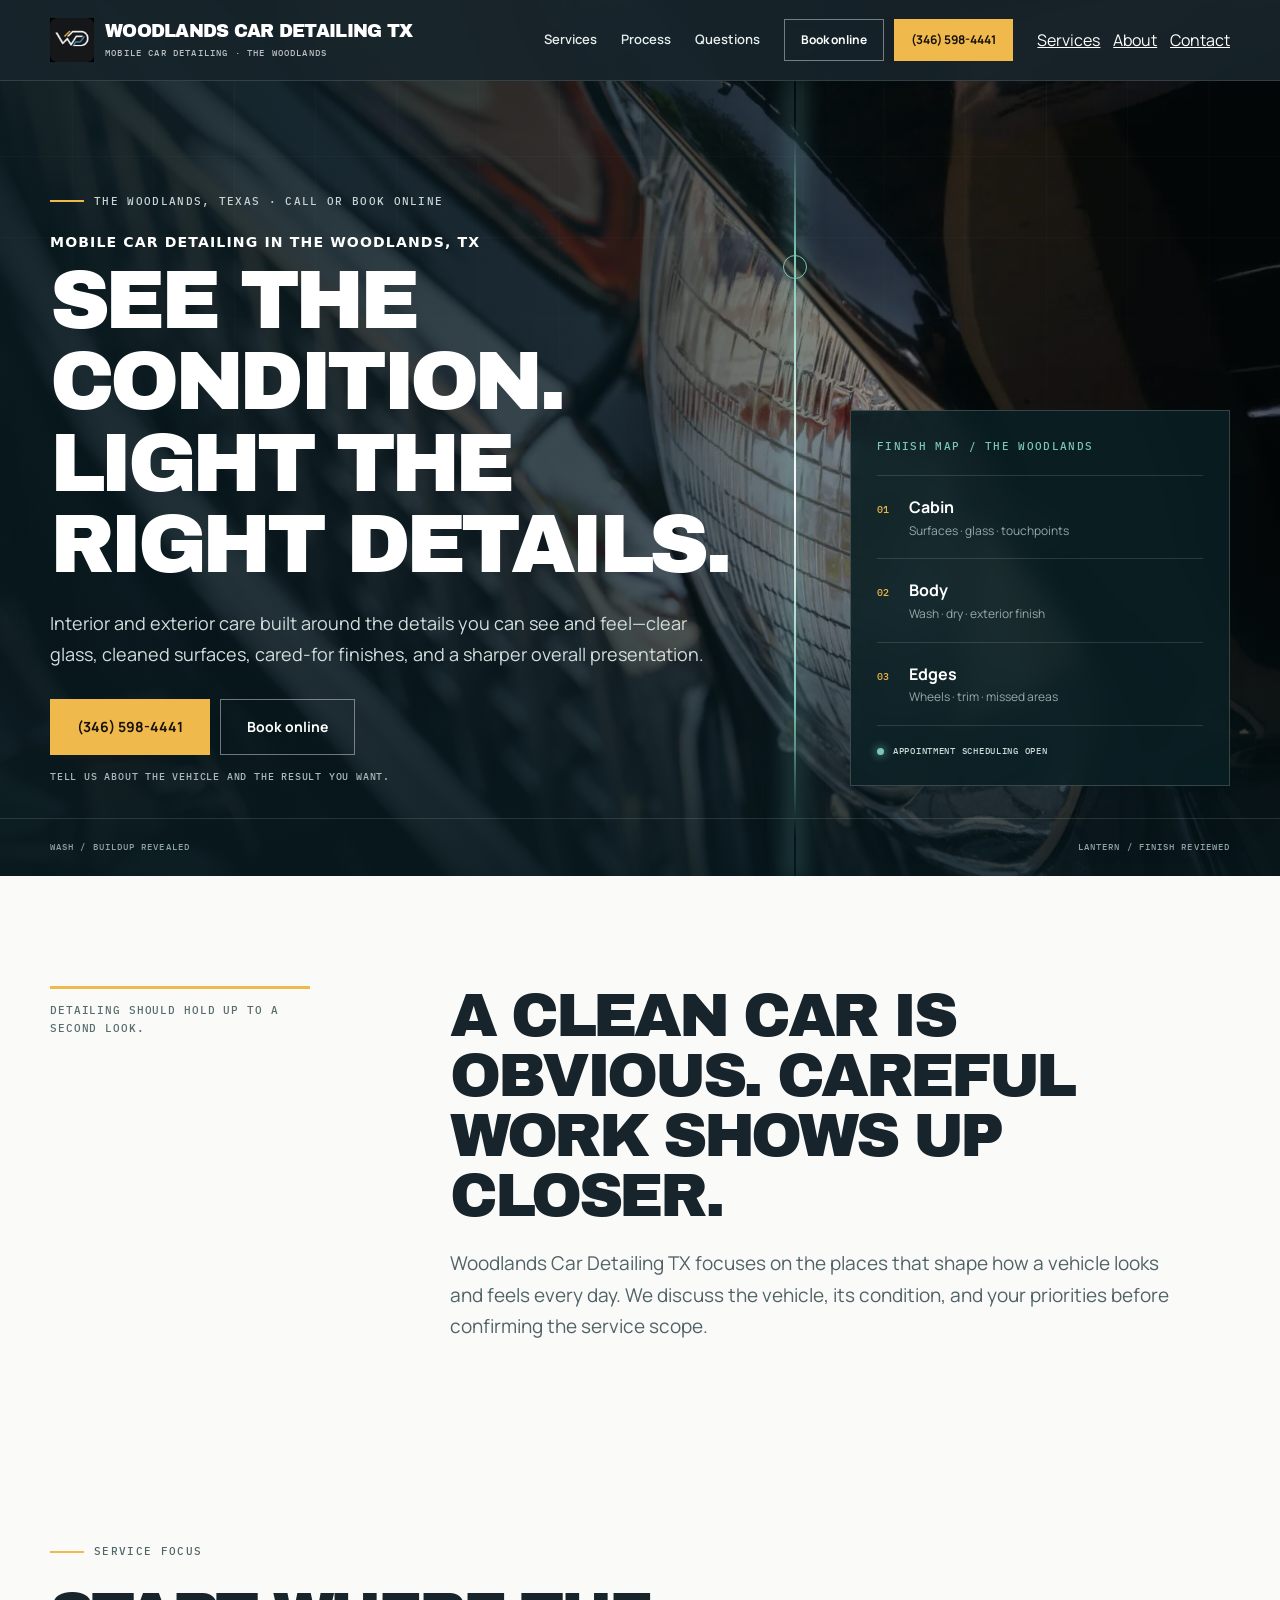
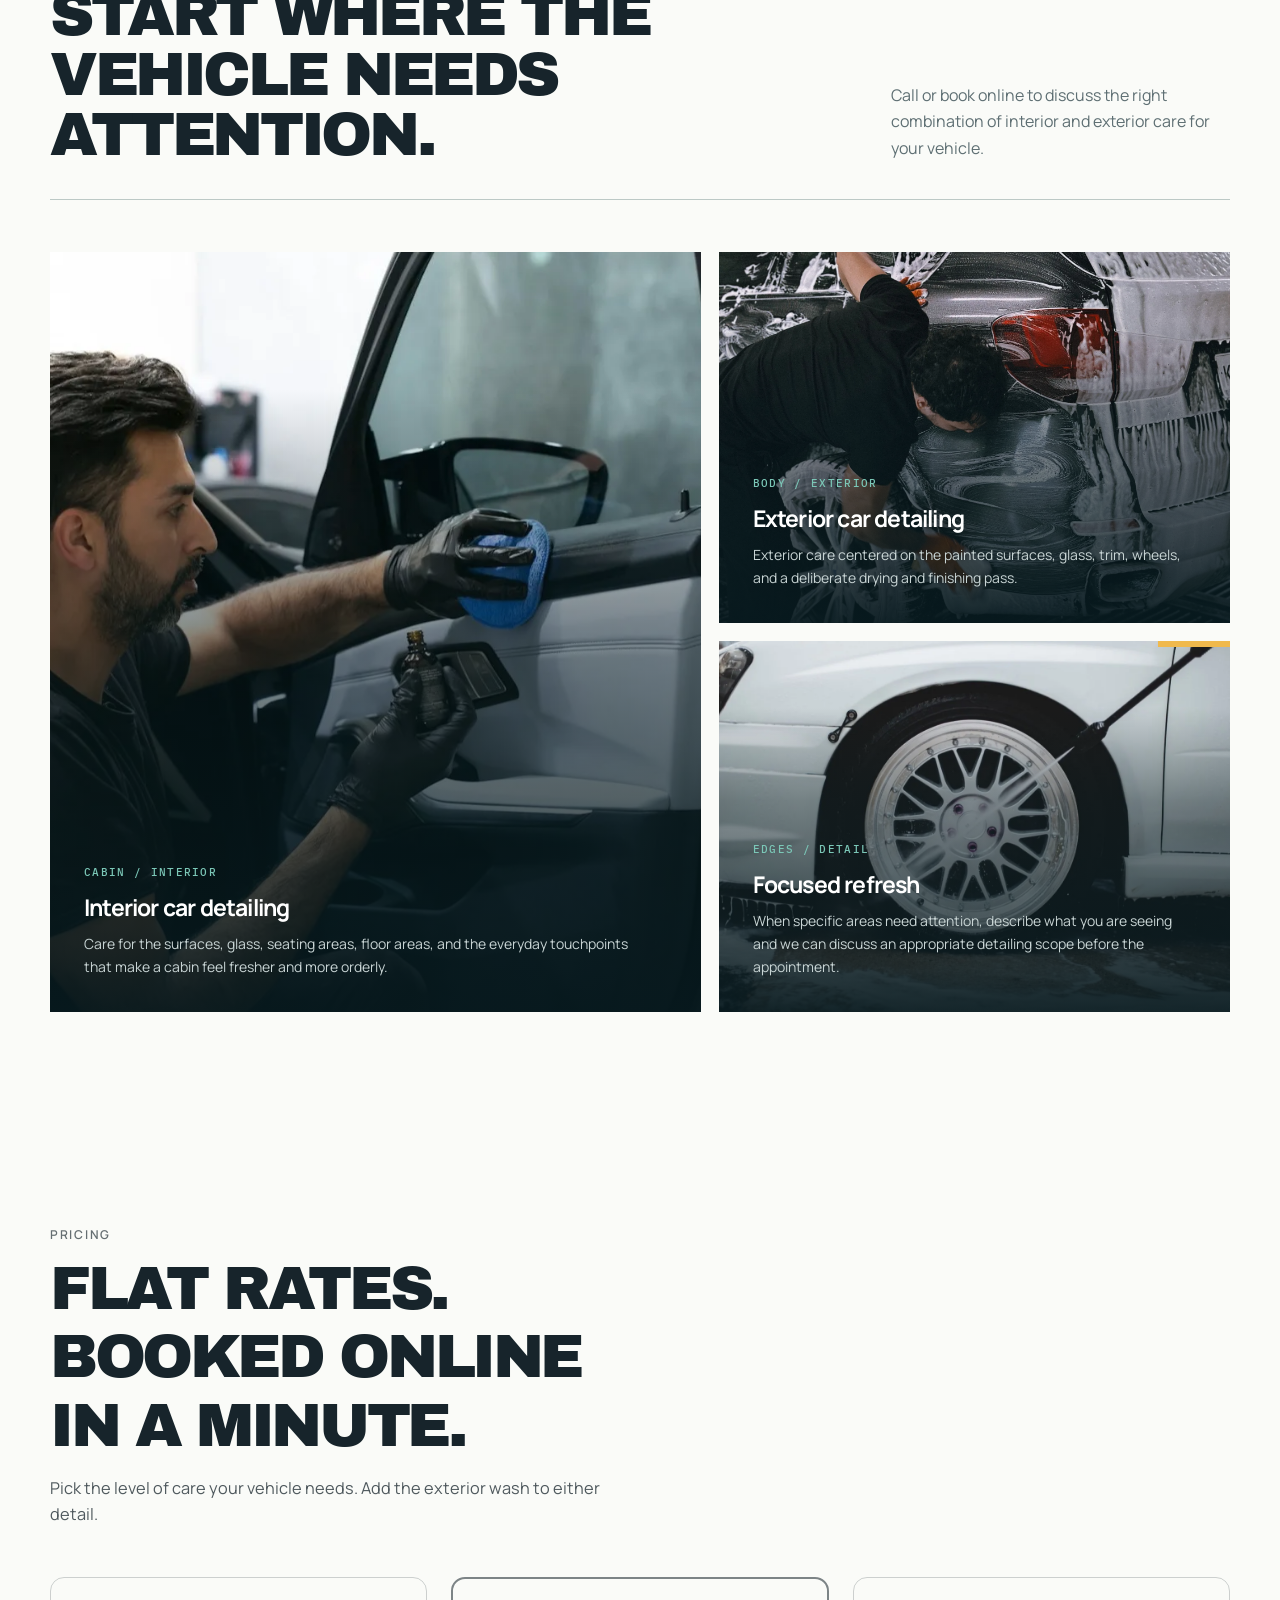
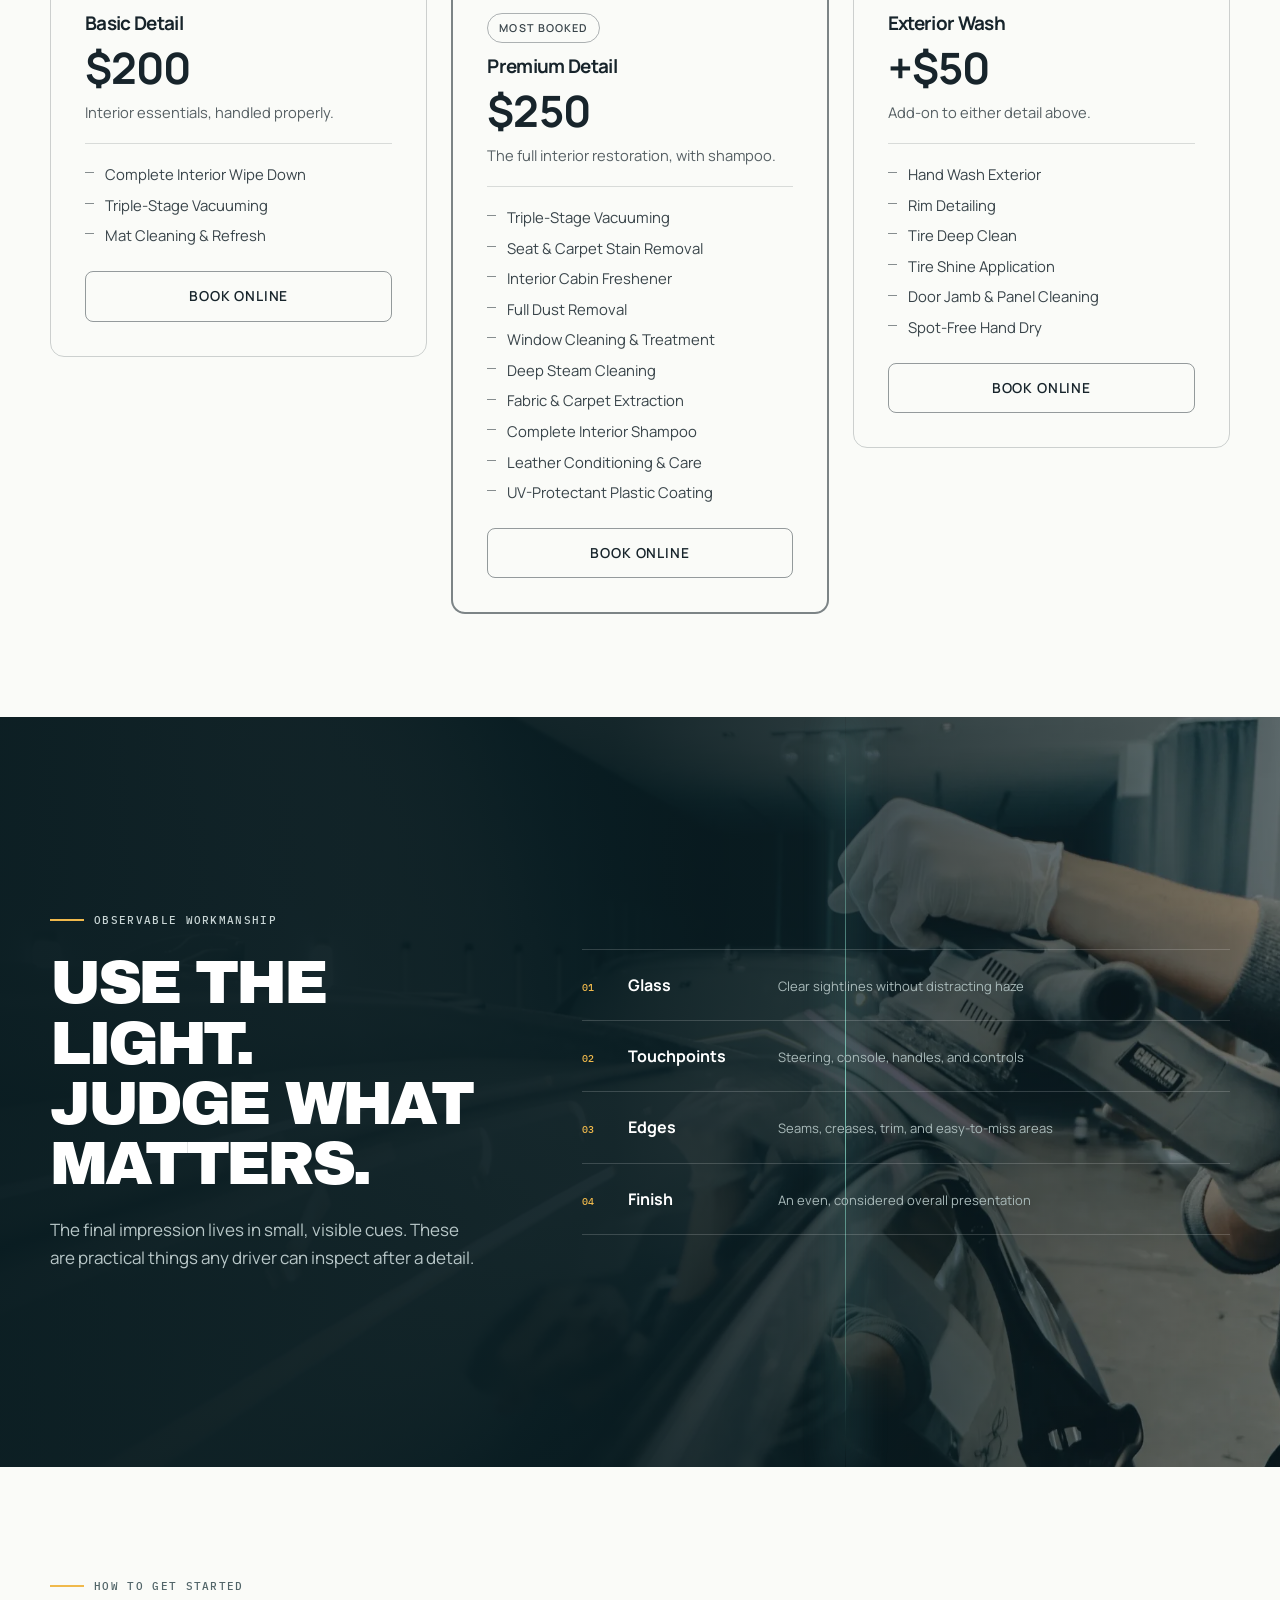
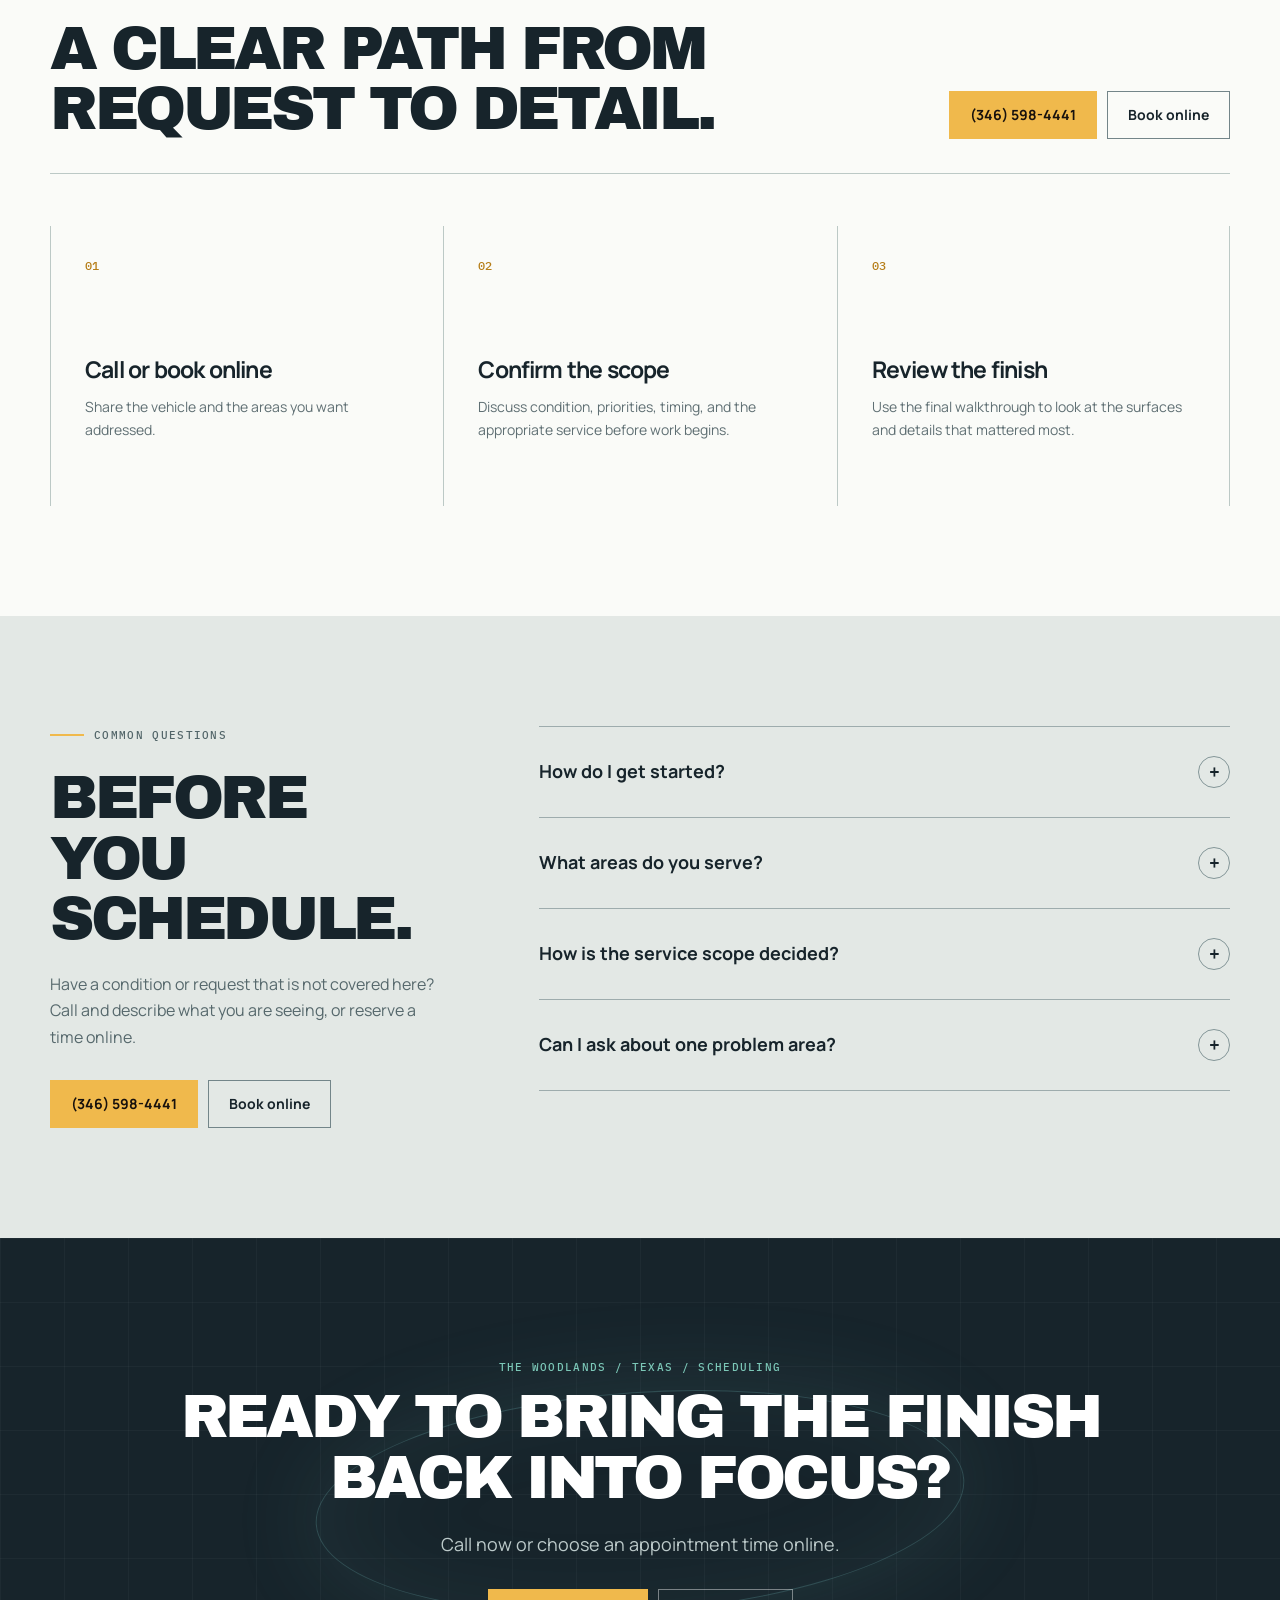
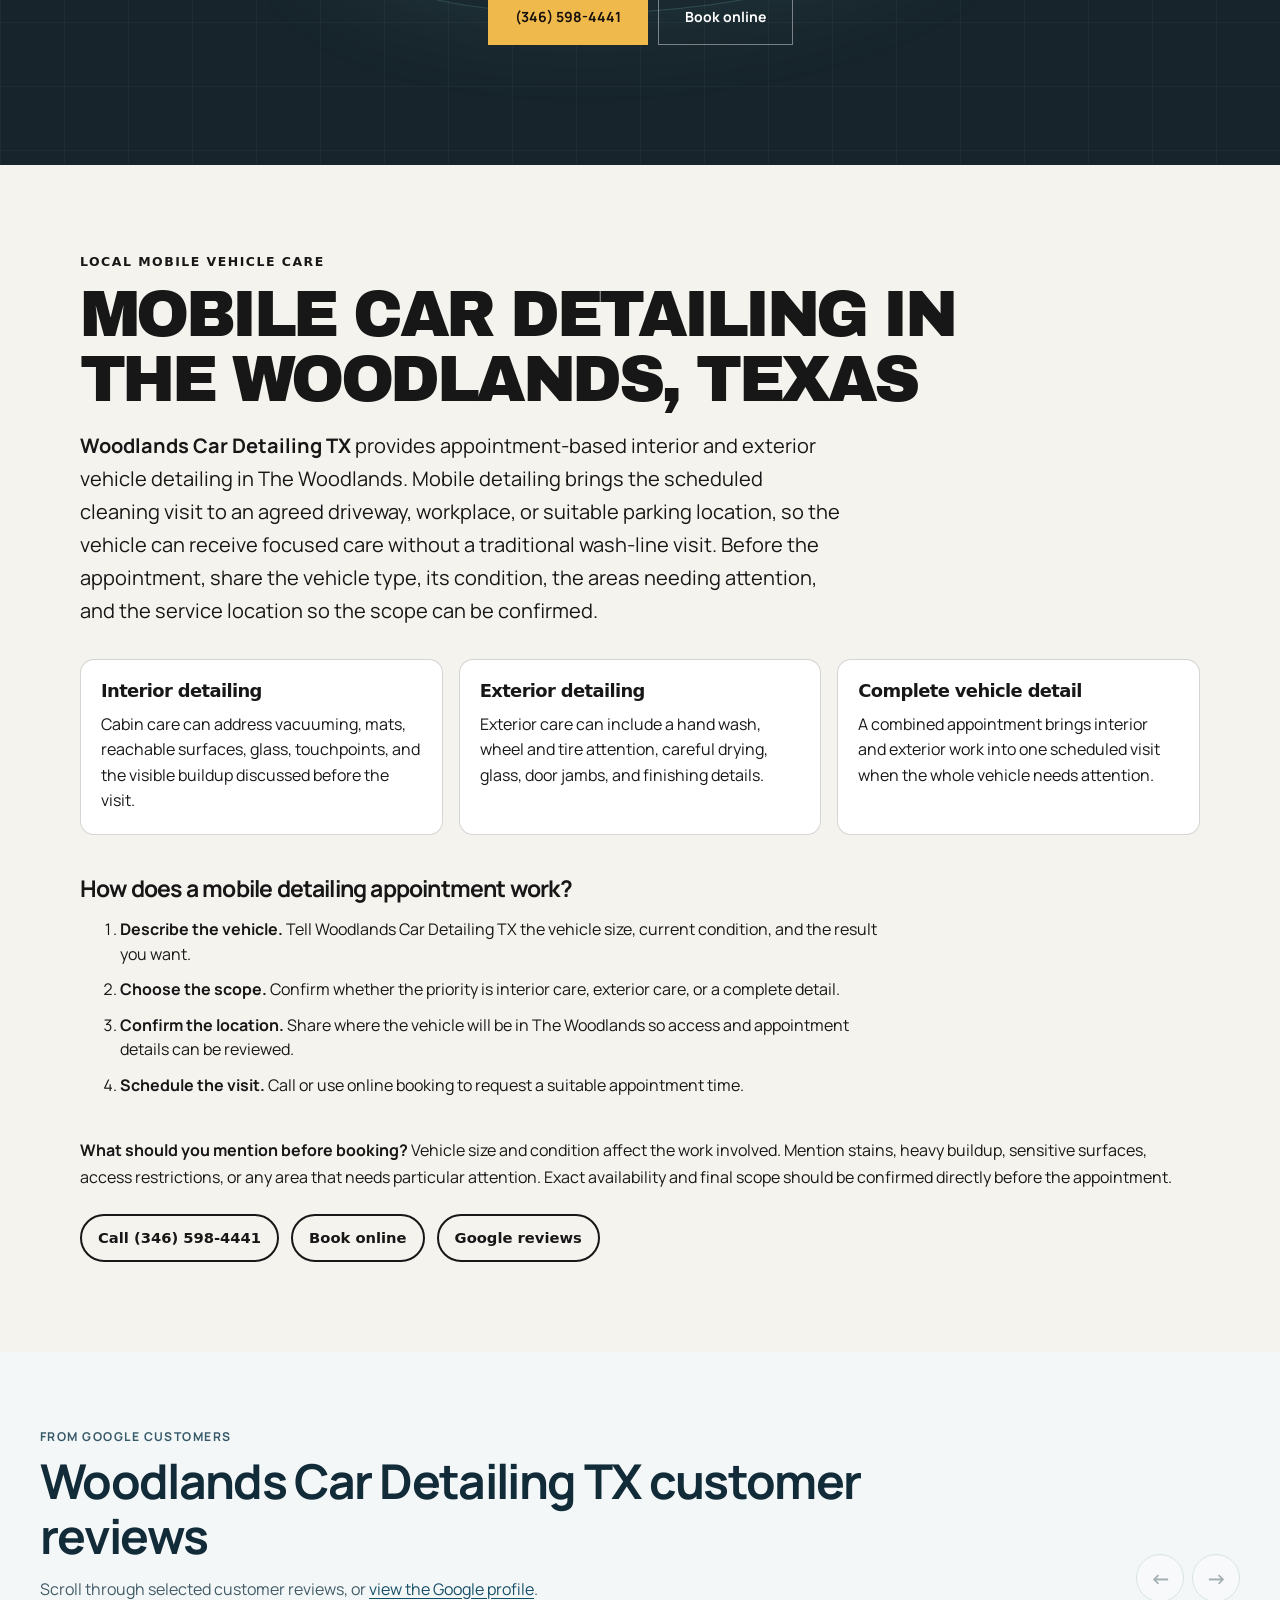
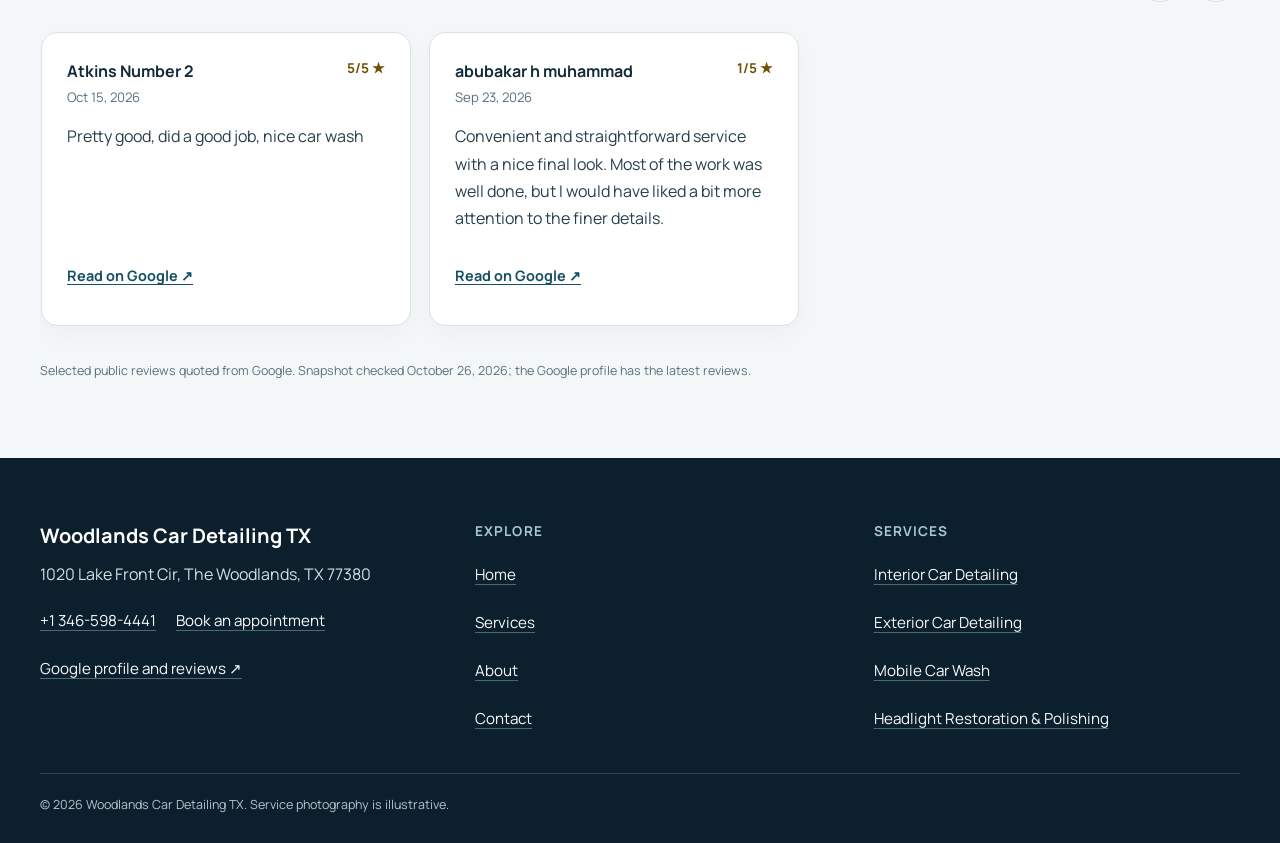
<file: index.html>
<!doctype html>
<html lang="en">
  <head>
    <meta charset="utf-8" />
    <meta name="viewport" content="width=device-width, initial-scale=1" />
    <title>Mobile Car Detailing in The Woodlands, TX | Woodlands Car Detailing TX</title>
    <meta name="theme-color" content="#17242b" />
    <link rel="canonical" href="https://woodlandscardetailingtx.shop/" />
    <link rel="icon" href="/favicon.png" type="image/png" />
    <link rel="manifest" href="/site.webmanifest" />
    <link rel="stylesheet" href="/styles.css" />
    <script type="application/ld+json">
{
  "@context": "https://schema.org",
  "@type": "AutomotiveBusiness",
  "name": "Woodlands Car Detailing TX",
  "url": "https://woodlandscardetailingtx.shop/",
  "telephone": "+1 346-598-4441",
  "address": {
    "@type": "PostalAddress",
    "streetAddress": "1020 Lake Front Cir",
    "addressLocality": "The Woodlands",
    "addressRegion": "TX",
    "postalCode": "77380",
    "addressCountry": "US"
  },
  "image": "https://woodlandscardetailingtx.shop/assets/photos/hero-chrome-detail.webp",
  "description": "Careful interior and exterior car detailing in The Woodlands, Texas.",
  "areaServed": {
    "@type": "City",
    "name": "The Woodlands",
    "containedInPlace": {
      "@type": "State",
      "name": "Texas"
    }
  },
  "makesOffer": [
    {
      "@type": "Offer",
      "name": "Basic Detail",
      "price": "200",
      "priceCurrency": "USD",
      "availability": "https://schema.org/InStock",
      "itemOffered": {
        "@type": "Service",
        "name": "Basic Detail",
        "description": "Interior essentials: complete interior wipe down, triple-stage vacuuming, and mat cleaning and refresh."
      }
    },
    {
      "@type": "Offer",
      "name": "Premium Detail",
      "price": "250",
      "priceCurrency": "USD",
      "availability": "https://schema.org/InStock",
      "itemOffered": {
        "@type": "Service",
        "name": "Premium Detail",
        "description": "The full interior restoration, including complete interior shampoo, deep steam cleaning, fabric and carpet extraction, and leather conditioning."
      }
    },
    {
      "@type": "Offer",
      "name": "Exterior Wash",
      "price": "50",
      "priceCurrency": "USD",
      "availability": "https://schema.org/InStock",
      "itemOffered": {
        "@type": "Service",
        "name": "Exterior Wash",
        "description": "Add-on exterior wash: hand wash, rim detailing, tire deep clean and shine, door jamb cleaning, and spot-free hand dry."
      }
    }
  ],
  "priceRange": "$200-$250",
  "@id": "https://woodlandscardetailingtx.shop/#business",
  "geo": {
    "@type": "GeoCoordinates",
    "latitude": 30.170560134178,
    "longitude": -95.453882108676
  },
  "sameAs": [
    "https://g.page/r/Cd0gHiqz69LZEBM/review"
  ],
  "contactPoint": {
    "@type": "ContactPoint",
    "telephone": "+1 346-598-4441",
    "contactType": "customer service",
    "areaServed": "US-TX",
    "availableLanguage": "English"
  }
}
    </script>
<!-- SEO-GEO:START -->
  <meta name="description" content="Mobile car detailing in The Woodlands, TX from Woodlands Car Detailing TX, with interior cleaning, exterior hand washing, and complete details. Call or book online.">
  <meta name="robots" content="index, follow, max-image-preview:large, max-snippet:-1, max-video-preview:-1">
  <meta property="og:locale" content="en_US">
  <meta property="og:type" content="website">
  <meta property="og:site_name" content="Woodlands Car Detailing TX">
  <meta property="og:title" content="Mobile Car Detailing in The Woodlands, TX | Woodlands Car Detailing TX">
  <meta property="og:description" content="Mobile car detailing in The Woodlands, TX from Woodlands Car Detailing TX, with interior cleaning, exterior hand washing, and complete details. Call or book online.">
  <meta property="og:url" content="https://woodlandscardetailingtx.shop/">
  <meta property="og:image" content="https://woodlandscardetailingtx.shop/assets/photos/hero-chrome-detail.webp">
  <meta name="twitter:image" content="https://woodlandscardetailingtx.shop/assets/photos/hero-chrome-detail.webp">
  <meta name="twitter:card" content="summary_large_image">
  <meta name="twitter:title" content="Mobile Car Detailing in The Woodlands, TX | Woodlands Car Detailing TX">
  <meta name="twitter:description" content="Mobile car detailing in The Woodlands, TX from Woodlands Car Detailing TX, with interior cleaning, exterior hand washing, and complete details. Call or book online.">
  <style id="seo-geo-styles">
    .seo-local-intent { display:block; margin:0 0 .55rem; font:700 clamp(.78rem,1.1vw,.95rem)/1.2 system-ui,sans-serif; letter-spacing:.08em; text-transform:uppercase; }
    .seo-geo-section { background:#f5f3ed; color:#171717; padding:clamp(3.5rem,7vw,6.5rem) clamp(1.25rem,5vw,5rem); }
    .seo-geo-inner { width:min(1120px,100%); margin:0 auto; }
    .seo-geo-kicker { margin:0 0 .75rem; font:700 .78rem/1.2 system-ui,sans-serif; letter-spacing:.12em; text-transform:uppercase; }
    .seo-geo-section h2 { max-width:22ch; margin:0 0 1rem; color:inherit; font-size:clamp(2rem,5vw,4rem); line-height:1.02; }
    .seo-geo-answer { max-width:760px; margin:0 0 2rem; font-size:clamp(1.05rem,2vw,1.25rem); line-height:1.65; }
    .seo-geo-grid { display:grid; grid-template-columns:repeat(3,minmax(0,1fr)); gap:1rem; margin:2rem 0; }
    .seo-geo-card { border:1px solid rgba(23,23,23,.18); border-radius:14px; padding:1.25rem; background:#fff; }
    .seo-geo-card h3 { margin:0 0 .6rem; color:inherit; font:700 1.12rem/1.25 system-ui,sans-serif; }
    .seo-geo-card p { margin:0; line-height:1.6; }
    .seo-geo-steps { max-width:820px; margin:2.5rem 0; }
    .seo-geo-steps li { margin:.65rem 0; line-height:1.55; }
    .seo-geo-actions { display:flex; flex-wrap:wrap; gap:.75rem; margin-top:1.5rem; }
    .seo-geo-action { display:inline-flex; align-items:center; min-height:48px; padding:.75rem 1rem; border:2px solid currentColor; border-radius:999px; color:inherit; font:700 .92rem/1 system-ui,sans-serif; text-decoration:none; }
    @media (max-width:760px) { .seo-geo-grid { grid-template-columns:1fr; } }
  </style>
<!-- SEO-GEO:END -->
  <script id="seo-geo-entity-schema" type="application/ld+json">
{
  "@context": "https://schema.org",
  "@graph": [
    {
      "@type": "WebSite",
      "@id": "https://woodlandscardetailingtx.shop/#website",
      "url": "https://woodlandscardetailingtx.shop/",
      "name": "Woodlands Car Detailing TX",
      "inLanguage": "en-US",
      "publisher": {
        "@id": "https://woodlandscardetailingtx.shop/#business"
      }
    },
    {
      "@type": "Service",
      "@id": "https://woodlandscardetailingtx.shop/#mobile-car-detailing",
      "name": "Mobile Car Detailing in The Woodlands, Texas",
      "serviceType": "Mobile car detailing",
      "provider": {
        "@id": "https://woodlandscardetailingtx.shop/#business"
      },
      "areaServed": {
        "@type": "City",
        "name": "The Woodlands",
        "containedInPlace": {
          "@type": "State",
          "name": "Texas"
        }
      },
      "url": "https://woodlandscardetailingtx.shop/#services"
    }
  ]
}
  </script>
<style id="SEO-NEXT-NAV-CSS">.seo-next-nav{display:flex;gap:.8rem;flex-wrap:wrap}.seo-next-footer-nav{padding:1rem}.seo-next-footer-nav a{color:inherit}</style><link rel="stylesheet" href="/portfolio-components.css">
</head>
  <body>
    <a class="skip-link" href="#main">Skip to content</a>

    <header class="site-header" data-header>
      <div class="header-inner">
        <a class="brand" href="#top" aria-label="Woodlands Car Detailing TX home">
          <img src="/assets/logo.png" alt="" width="44" height="44" />
          <span class="brand-name">Woodlands Car Detailing TX</span>
          <span class="brand-place">Mobile Car Detailing · The Woodlands</span>
        </a>

        <button
          class="menu-toggle"
          type="button"
          aria-expanded="false"
          aria-controls="site-nav"
        >
          <span class="menu-toggle-label">Menu</span>
          <span class="menu-toggle-lines" aria-hidden="true"></span>
        </button>

        <nav class="site-nav" id="site-nav" aria-label="Primary navigation">
          <a href="#services">Services</a>
          <a href="#process">Process</a>
          <a href="#questions">Questions</a>
          <div class="nav-actions">
            <a
              class="button button-secondary button-small"
              href="/scheduling"
              target="_blank"
              rel="noopener"
            >Book online</a>
            <a class="button button-call button-small" href="tel:+13465984441">
              (346) 598-4441
            </a>
          </div>
        <!-- SEO-NEXT-NAV:START --><div class="seo-next-nav" aria-label="Expanded site pages"><a href="/services/">Services</a><a href="/about/">About</a><a href="/contact/">Contact</a></div><!-- SEO-NEXT-NAV:END --></nav>
      </div>
    </header>

    <main id="main">
      <section class="hero" id="top" aria-labelledby="hero-title">
        <div class="hero-image" aria-hidden="true"></div>
        <div class="hero-scan" aria-hidden="true">
          <span class="scan-line"></span>
        </div>
        <div class="hero-grid container">
          <div class="hero-copy">
            <p class="eyebrow"><span></span> The Woodlands, Texas · Call or book online</p>
            <h1 id="hero-title"><span class="seo-local-intent" data-seo-local-intent>Mobile Car Detailing in The Woodlands, TX</span>See the condition. Light the right details.</h1>
            <p class="hero-lede">
              Interior and exterior care built around the details you can see and feel—clear
              glass, cleaned surfaces, cared-for finishes, and a sharper overall presentation.
            </p>
            <div class="cta-row">
              <a class="button button-call button-large" href="tel:+13465984441">
                (346) 598-4441
              </a>
              <a
                class="button button-ghost button-large"
                href="/scheduling"
                target="_blank"
                rel="noopener"
              >Book online</a>
            </div>
            <p class="cta-note">Tell us about the vehicle and the result you want.</p>
          </div>

          <aside class="finish-card" aria-label="Detail focus">
            <p class="mono-label">Finish map / The Woodlands</p>
            <div class="finish-row">
              <span>01</span>
              <strong>Cabin</strong>
              <em>Surfaces · glass · touchpoints</em>
            </div>
            <div class="finish-row">
              <span>02</span>
              <strong>Body</strong>
              <em>Wash · dry · exterior finish</em>
            </div>
            <div class="finish-row">
              <span>03</span>
              <strong>Edges</strong>
              <em>Wheels · trim · missed areas</em>
            </div>
            <div class="finish-status">
              <span class="status-dot"></span>
              Appointment scheduling open
            </div>
          </aside>
        </div>
        <div class="hero-bottom" aria-hidden="true">
          <span>Wash / buildup revealed</span>
          <span>Lantern / finish reviewed</span>
        </div>
      </section>

      <section class="intro section-light" aria-labelledby="intro-title">
        <div class="container intro-grid">
          <p class="section-index">Detailing should hold up to a second look.</p>
          <div>
            <h2 id="intro-title">A clean car is obvious. Careful work shows up closer.</h2>
            <p class="section-lede">
              Woodlands Car Detailing TX focuses on the places that shape how a vehicle
              looks and feels every day. We discuss the vehicle, its condition, and your priorities
              before confirming the service scope.
            </p>
          </div>
        </div>
      </section>

      <section class="services section-light" id="services" aria-labelledby="services-title">
        <div class="container">
          <div class="section-heading">
            <div>
              <p class="eyebrow eyebrow-dark"><span></span> Service focus</p>
              <h2 id="services-title">Start where the vehicle needs attention.</h2>
            </div>
            <p>
              Call or book online to discuss the right combination of interior and exterior care
              for your vehicle.
            </p>
          </div>

          <div class="service-grid">
            <article class="service-card service-card-wide">
              <img
                src="/assets/photos/interior-care.webp"
                alt="Careful cleaning inside a vehicle"
                width="1600"
                height="900"
                loading="lazy"
              />
              <div class="service-copy">
                <p class="mono-label">Cabin / Interior</p>
                <h3>Interior car detailing</h3>
                <p>
                  Care for the surfaces, glass, seating areas, floor areas, and the everyday
                  touchpoints that make a cabin feel fresher and more orderly.
                </p>
              </div>
            </article>

            <article class="service-card">
              <img
                src="/assets/photos/hand-wash.webp"
                alt="A hand washing the exterior of a vehicle"
                width="1800"
                height="2250"
                loading="lazy"
              />
              <div class="service-copy">
                <p class="mono-label">Body / Exterior</p>
                <h3>Exterior car detailing</h3>
                <p>
                  Exterior care centered on the painted surfaces, glass, trim, wheels, and a
                  deliberate drying and finishing pass.
                </p>
              </div>
            </article>

            <article class="service-card service-card-accent">
              <img
                src="/assets/photos/wheel-rinse.webp"
                alt="Water rinsing a vehicle wheel"
                width="1600"
                height="900"
                loading="lazy"
              />
              <div class="service-copy">
                <p class="mono-label">Edges / Detail</p>
                <h3>Focused refresh</h3>
                <p>
                  When specific areas need attention, describe what you are seeing and we can
                  discuss an appropriate detailing scope before the appointment.
                </p>
              </div>
            </article>
          </div>
        </div>
      </section>

    <section class="rates" id="pricing" aria-labelledby="pricing-title">
      <div class="rates-shell">
        <div class="rates-head">
          <p class="rates-eyebrow">Pricing</p>
          <h2 id="pricing-title">Flat rates. Booked online in a minute.</h2>
          <p class="rates-intro">Pick the level of care your vehicle needs. Add the exterior wash to either detail.</p>
        </div>

        <div class="rate-grid">
          <article class="rate-card">
            <h3>Basic Detail</h3>
            <p class="rate-figure">$200</p>
            <p class="rate-note">Interior essentials, handled properly.</p>
            <ul class="rate-list">
              <li>Complete Interior Wipe Down</li>
              <li>Triple-Stage Vacuuming</li>
              <li>Mat Cleaning &amp; Refresh</li>
            </ul>
            <a class="rate-cta" href="/scheduling" target="_blank" rel="noopener">Book Online</a>
          </article>
          <article class="rate-card rate-card-featured">
            <span class="rate-badge">Most booked</span>
            <h3>Premium Detail</h3>
            <p class="rate-figure">$250</p>
            <p class="rate-note">The full interior restoration, with shampoo.</p>
            <ul class="rate-list">
              <li>Triple-Stage Vacuuming</li>
              <li>Seat &amp; Carpet Stain Removal</li>
              <li>Interior Cabin Freshener</li>
              <li>Full Dust Removal</li>
              <li>Window Cleaning &amp; Treatment</li>
              <li>Deep Steam Cleaning</li>
              <li>Fabric &amp; Carpet Extraction</li>
              <li>Complete Interior Shampoo</li>
              <li>Leather Conditioning &amp; Care</li>
              <li>UV-Protectant Plastic Coating</li>
            </ul>
            <a class="rate-cta" href="/scheduling" target="_blank" rel="noopener">Book Online</a>
          </article>
          <article class="rate-card">
            <h3>Exterior Wash</h3>
            <p class="rate-figure">+$50</p>
            <p class="rate-note">Add-on to either detail above.</p>
            <ul class="rate-list">
              <li>Hand Wash Exterior</li>
              <li>Rim Detailing</li>
              <li>Tire Deep Clean</li>
              <li>Tire Shine Application</li>
              <li>Door Jamb &amp; Panel Cleaning</li>
              <li>Spot-Free Hand Dry</li>
            </ul>
            <a class="rate-cta" href="/scheduling" target="_blank" rel="noopener">Book Online</a>
          </article>
        </div>
      </div>
    </section>


      <section class="inspection" aria-labelledby="inspection-title">
        <div class="inspection-photo" aria-hidden="true"></div>
        <div class="container inspection-grid">
          <div class="inspection-copy">
            <p class="eyebrow"><span></span> Observable workmanship</p>
            <h2 id="inspection-title">Use the light. Judge what matters.</h2>
            <p>
              The final impression lives in small, visible cues. These are practical things any
              driver can inspect after a detail.
            </p>
          </div>
          <ul class="inspection-list">
            <li><span>01</span><strong>Glass</strong><em>Clear sightlines without distracting haze</em></li>
            <li><span>02</span><strong>Touchpoints</strong><em>Steering, console, handles, and controls</em></li>
            <li><span>03</span><strong>Edges</strong><em>Seams, creases, trim, and easy-to-miss areas</em></li>
            <li><span>04</span><strong>Finish</strong><em>An even, considered overall presentation</em></li>
          </ul>
        </div>
      </section>

      <section class="process section-light" id="process" aria-labelledby="process-title">
        <div class="container">
          <div class="section-heading process-heading">
            <div>
              <p class="eyebrow eyebrow-dark"><span></span> How to get started</p>
              <h2 id="process-title">A clear path from request to detail.</h2>
            </div>
            <div class="cta-row cta-row-dark">
              <a class="button button-call" href="tel:+13465984441">(346) 598-4441</a>
              <a
                class="button button-outline"
                href="/scheduling"
                target="_blank"
                rel="noopener"
              >Book online</a>
            </div>
          </div>

          <ol class="process-list">
            <li>
              <span class="process-number">01</span>
              <div>
                <h3>Call or book online</h3>
                <p>Share the vehicle and the areas you want addressed.</p>
              </div>
            </li>
            <li>
              <span class="process-number">02</span>
              <div>
                <h3>Confirm the scope</h3>
                <p>Discuss condition, priorities, timing, and the appropriate service before work begins.</p>
              </div>
            </li>
            <li>
              <span class="process-number">03</span>
              <div>
                <h3>Review the finish</h3>
                <p>Use the final walkthrough to look at the surfaces and details that mattered most.</p>
              </div>
            </li>
          </ol>
        </div>
      </section>

      <section class="questions section-steel" id="questions" aria-labelledby="questions-title">
        <div class="container questions-grid">
          <div class="questions-intro">
            <p class="eyebrow eyebrow-dark"><span></span> Common questions</p>
            <h2 id="questions-title">Before you schedule.</h2>
            <p>
              Have a condition or request that is not covered here? Call and describe what you are
              seeing, or reserve a time online.
            </p>
            <div class="cta-row cta-row-dark">
              <a class="button button-call" href="tel:+13465984441">(346) 598-4441</a>
              <a
                class="button button-outline"
                href="/scheduling"
                target="_blank"
                rel="noopener"
              >Book online</a>
            </div>
          </div>

          <div class="faq-list">
            <details>
              <summary>How do I get started?<span aria-hidden="true">+</span></summary>
              <p>
                Call (346) 598-4441 or book online. Share your vehicle, its condition, and what you
                want the detail to improve.
              </p>
            </details>
            <details>
              <summary>What areas do you serve?<span aria-hidden="true">+</span></summary>
              <p>
                We schedule car detailing for drivers in The Woodlands, Texas. Call or book online to
                confirm availability for your location.
              </p>
            </details>
            <details>
              <summary>How is the service scope decided?<span aria-hidden="true">+</span></summary>
              <p>
                Vehicle size, current condition, and your priorities all matter. We discuss those
                details before confirming what the appointment should include.
              </p>
            </details>
            <details>
              <summary>Can I ask about one problem area?<span aria-hidden="true">+</span></summary>
              <p>
                Yes. Describe the area when you call or add the context while booking online so it
                can be discussed before the appointment.
              </p>
            </details>
          </div>
        </div>
      </section>

      <section class="final-cta" id="contact" aria-labelledby="final-title">
        <div class="final-cta-glow" aria-hidden="true"></div>
        <div class="container final-cta-inner">
          <p class="mono-label">The Woodlands / Texas / Scheduling</p>
          <h2 id="final-title">Ready to bring the finish back into focus?</h2>
          <p>Call now or choose an appointment time online.</p>
          <div class="cta-row cta-row-center">
            <a class="button button-call button-large" href="tel:+13465984441">
              (346) 598-4441
            </a>
            <a
              class="button button-ghost button-large"
              href="/scheduling"
              target="_blank"
              rel="noopener"
            >Book online</a>
          </div>
        </div>
      </section>
    <!-- SEO-GEO-LOCAL:START -->
    <section class="seo-geo-section" id="local-detailing" aria-labelledby="local-detailing-title">
      <div class="seo-geo-inner">
        <p class="seo-geo-kicker">Local mobile vehicle care</p>
        <h2 id="local-detailing-title">Mobile car detailing in The Woodlands, Texas</h2>
        <p class="seo-geo-answer"><strong>Woodlands Car Detailing TX</strong> provides appointment-based interior and exterior vehicle detailing in The Woodlands. Mobile detailing brings the scheduled cleaning visit to an agreed driveway, workplace, or suitable parking location, so the vehicle can receive focused care without a traditional wash-line visit. Before the appointment, share the vehicle type, its condition, the areas needing attention, and the service location so the scope can be confirmed.</p>

        <div class="seo-geo-grid" aria-label="Available detailing options">
          <article class="seo-geo-card">
            <h3>Interior detailing</h3>
            <p>Cabin care can address vacuuming, mats, reachable surfaces, glass, touchpoints, and the visible buildup discussed before the visit.</p>
          </article>
          <article class="seo-geo-card">
            <h3>Exterior detailing</h3>
            <p>Exterior care can include a hand wash, wheel and tire attention, careful drying, glass, door jambs, and finishing details.</p>
          </article>
          <article class="seo-geo-card">
            <h3>Complete vehicle detail</h3>
            <p>A combined appointment brings interior and exterior work into one scheduled visit when the whole vehicle needs attention.</p>
          </article>
        </div>

        <div class="seo-geo-steps">
          <h3>How does a mobile detailing appointment work?</h3>
          <ol>
            <li><strong>Describe the vehicle.</strong> Tell Woodlands Car Detailing TX the vehicle size, current condition, and the result you want.</li>
            <li><strong>Choose the scope.</strong> Confirm whether the priority is interior care, exterior care, or a complete detail.</li>
            <li><strong>Confirm the location.</strong> Share where the vehicle will be in The Woodlands so access and appointment details can be reviewed.</li>
            <li><strong>Schedule the visit.</strong> Call or use online booking to request a suitable appointment time.</li>
          </ol>
        </div>

        <p><strong>What should you mention before booking?</strong> Vehicle size and condition affect the work involved. Mention stains, heavy buildup, sensitive surfaces, access restrictions, or any area that needs particular attention. Exact availability and final scope should be confirmed directly before the appointment.</p>
        <div class="seo-geo-actions">
          <a class="seo-geo-action" href="tel:+13465984441">Call (346) 598-4441</a>
          <a class="seo-geo-action" href="/scheduling" target="_blank" rel="noopener">Book online</a>
          <a class="seo-geo-action" href="https://g.page/r/Cd0gHiqz69LZEBM/review" target="_blank" rel="noopener">Google reviews</a>
        </div>
      </div>
    </section>
<!-- SEO-GEO-LOCAL:END -->
  <!-- PORTFOLIO-REVIEWS:START --><section class="portfolio-reviews" aria-labelledby="portfolio-reviews-title"><div class="portfolio-reviews__heading"><div><p class="portfolio-reviews__kicker">From Google customers</p><h2 id="portfolio-reviews-title">Woodlands Car Detailing TX customer reviews</h2><p class="portfolio-reviews__intro">Scroll through selected customer reviews, or <a href="https://www.google.com/maps?cid=15695866806077890781" target="_blank" rel="noopener noreferrer">view the Google profile</a>.</p></div><div class="portfolio-reviews__controls"><button type="button" data-reviews-prev aria-label="Previous reviews">←</button><button type="button" data-reviews-next aria-label="Next reviews">→</button></div></div><div class="portfolio-reviews__track" role="region" aria-label="Scrollable customer reviews" tabindex="0"><article class="portfolio-review"><div class="portfolio-review__meta"><div><span class="portfolio-review__author">Atkins Number 2</span><time datetime="2026-10-15">Oct 15, 2026</time></div><span class="portfolio-review__rating" aria-label="5 out of 5 stars">5/5 ★</span></div><blockquote><p>Pretty good, did a good job, nice car wash</p></blockquote><a class="portfolio-review__source" href="https://www.google.com/maps/reviews/data=!4m8!14m7!1m6!2m5!1sCi9DQUlRQUNvZENodHljRjlvT205NFVXbEhXR1pZTTA4MldXczVjelkxYVZKUVJIYxAB!2m1!1s0x0:0xd9d2ebb32a1e20dd!3m1!1s2@1:CAIQACodChtycF9oOm94UWlHWGZYM082WWs5czY1aVJQRHc%7C%7C?hl=en-US" target="_blank" rel="noopener noreferrer">Read on Google ↗</a></article><article class="portfolio-review"><div class="portfolio-review__meta"><div><span class="portfolio-review__author">abubakar h muhammad</span><time datetime="2026-09-23">Sep 23, 2026</time></div><span class="portfolio-review__rating" aria-label="1 out of 5 stars">1/5 ★</span></div><blockquote><p>Convenient and straightforward service with a nice final look. Most of the work was well done, but I would have liked a bit more attention to the finer details.</p></blockquote><a class="portfolio-review__source" href="https://www.google.com/maps/reviews/data=!4m8!14m7!1m6!2m5!1sCi9DQUlRQUNvZENodHljRjlvT25wYU0wTkJRWEJTTTFGYU4ycEVRMHhOWXpGMVQxRRAB!2m1!1s0x0:0xd9d2ebb32a1e20dd!3m1!1s2@1:CAIQACodChtycF9oOnpaM0NBQXBSM1FaN2pEQ0xNYzF1T1E%7C%7C?hl=en-US" target="_blank" rel="noopener noreferrer">Read on Google ↗</a></article></div><p class="portfolio-reviews__note">Selected public reviews quoted from Google. Snapshot checked <time datetime="2026-10-26">October 26, 2026</time>; the Google profile has the latest reviews.</p></section><!-- PORTFOLIO-REVIEWS:END -->
</main>

    <footer class="portfolio-footer"><div class="portfolio-footer__grid"><div><strong class="portfolio-footer__name">Woodlands Car Detailing TX</strong><address>1020 Lake Front Cir, The Woodlands, TX 77380</address><div class="portfolio-footer__contact"><a href="tel:+13465984441">+1 346-598-4441</a><a href="/scheduling">Book an appointment</a></div><a href="https://www.google.com/maps?cid=15695866806077890781" target="_blank" rel="noopener noreferrer">Google profile and reviews ↗</a></div><div><h2>Explore</h2><nav aria-label="Footer navigation"><a href="/">Home</a><a href="/services/">Services</a><a href="/about/">About</a><a href="/contact/">Contact</a></nav></div><div><h2>Services</h2><nav aria-label="Service pages"><a href="/services/interior-car-detailing/">Interior Car Detailing</a><a href="/services/exterior-car-detailing/">Exterior Car Detailing</a><a href="/services/mobile-car-wash/">Mobile Car Wash</a><a href="/services/headlight-restoration/">Headlight Restoration &amp; Polishing</a></nav></div></div><p class="portfolio-footer__bottom">© <span id="year">2026</span> Woodlands Car Detailing TX. Service photography is illustrative.</p></footer>

    <div class="mobile-sticky" aria-label="Contact options">
      <a class="mobile-call" href="tel:+13465984441">(346) 598-4441</a>
      <a
        class="mobile-book"
        href="/scheduling"
        target="_blank"
        rel="noopener"
      >Book online</a>
    </div>

    <script src="/script.js" defer></script>
  <script src="/portfolio-components.js" defer></script>
</body>
</html>
</file>
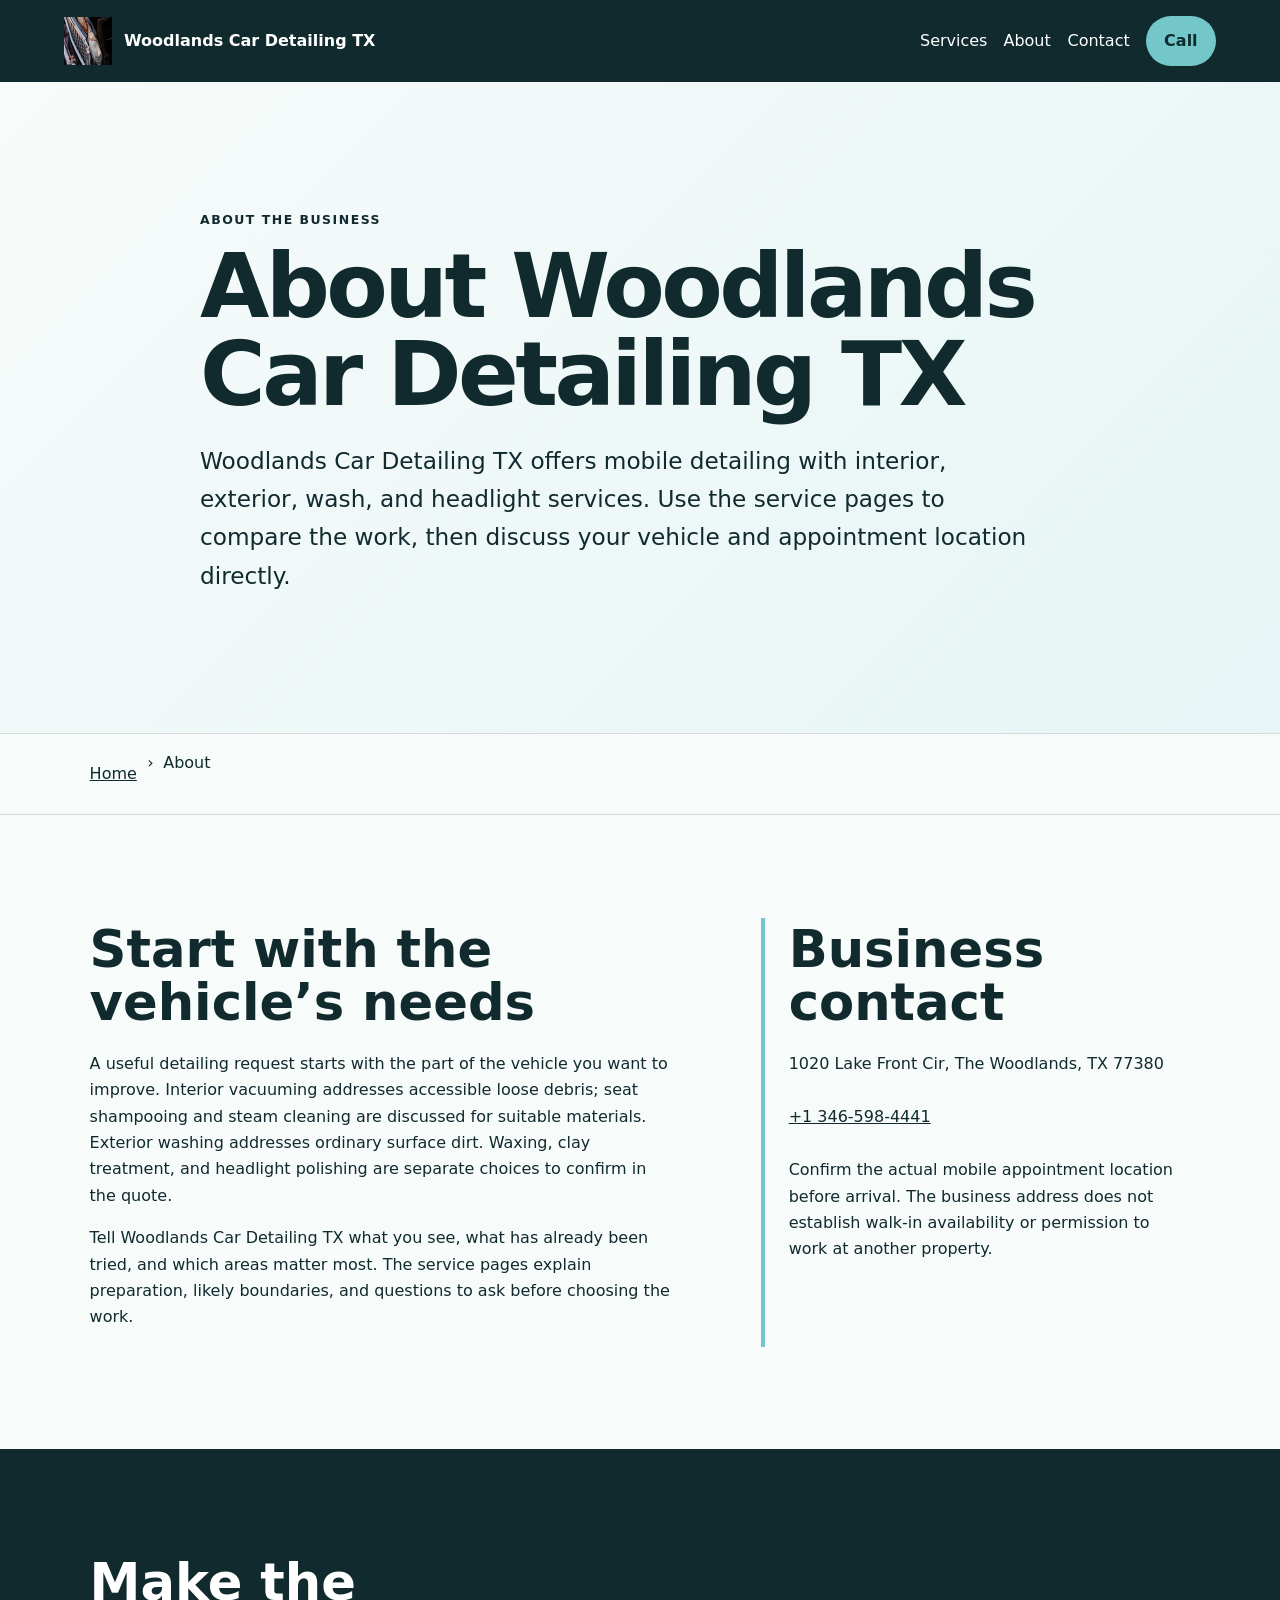
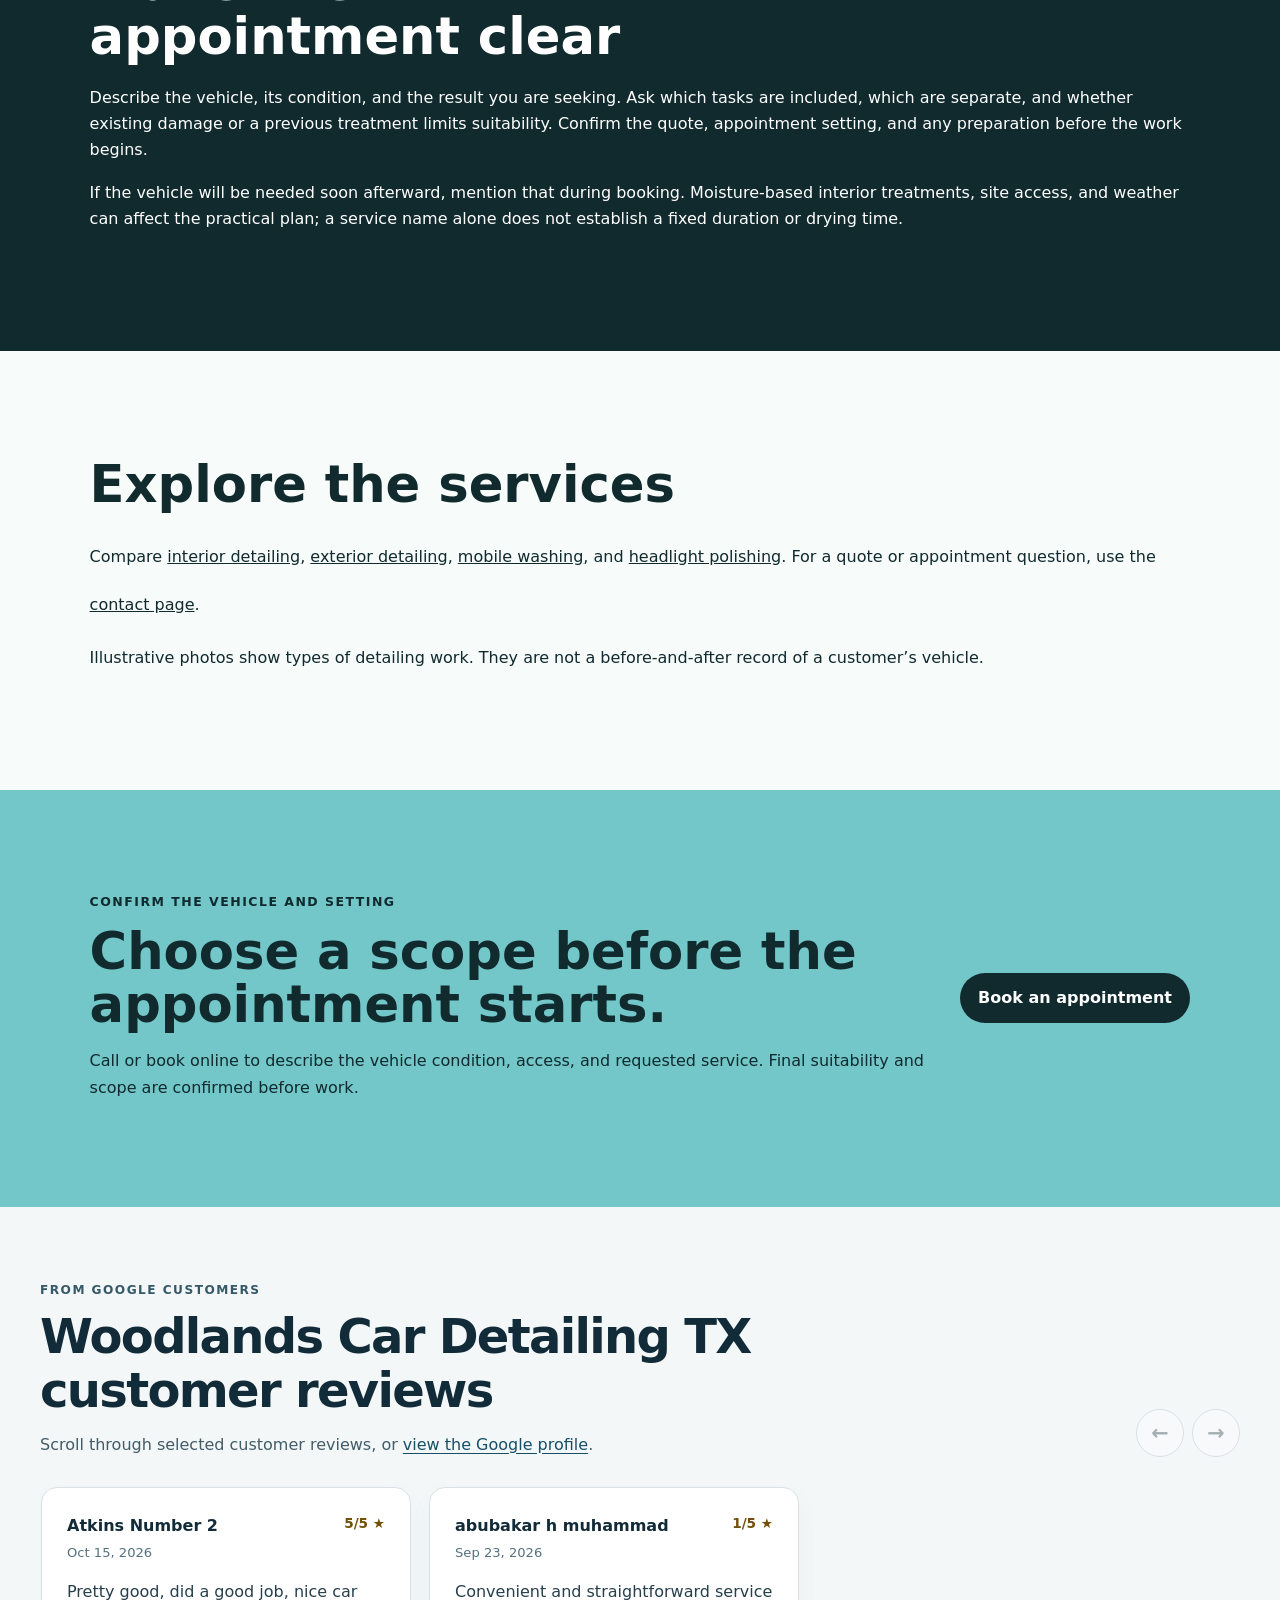
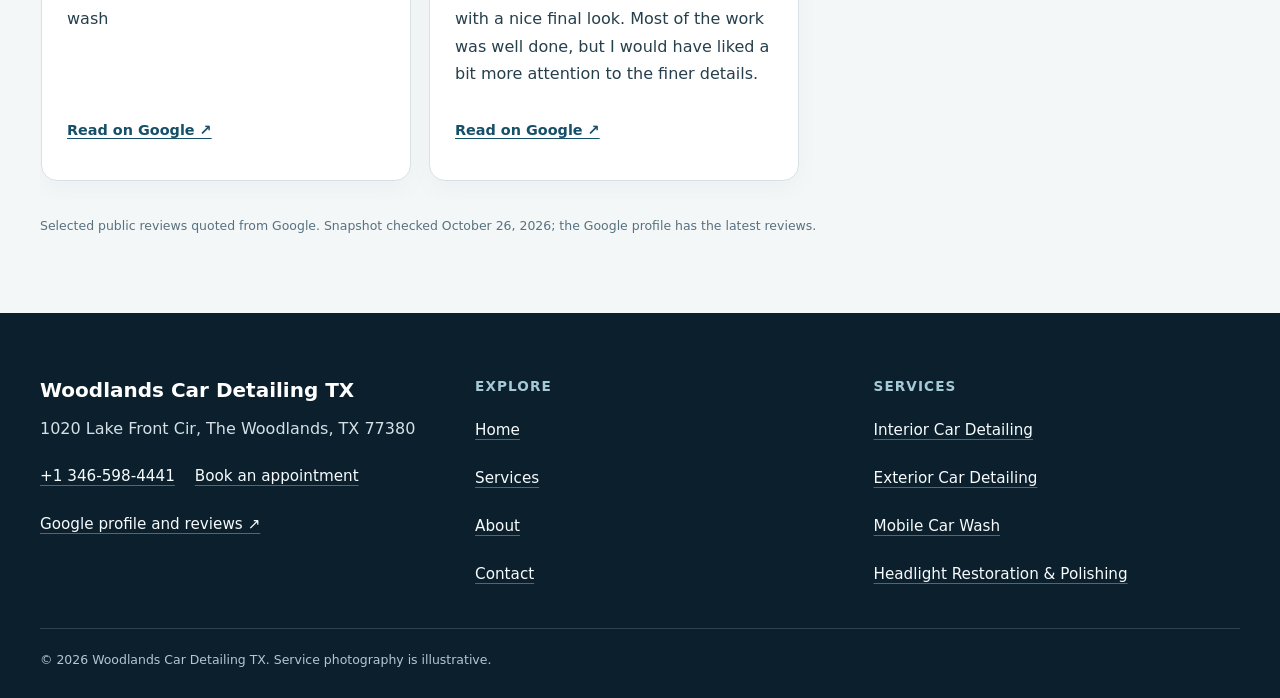
<file: about/index.html>
<!doctype html>
<html lang="en"><head>
  <meta charset="utf-8"><meta name="viewport" content="width=device-width,initial-scale=1">
  <title>About Woodlands Car Detailing TX | The Woodlands, TX</title>
  <meta name="description" content="Verified identity, evidence boundaries, and appointment-planning approach for Woodlands Car Detailing TX in The Woodlands, TX.">
  <meta name="robots" content="index, follow, max-image-preview:large, max-snippet:-1">
  <link rel="canonical" href="https://woodlandscardetailingtx.shop/about/">
  <meta property="og:type" content="website"><meta property="og:title" content="About Woodlands Car Detailing TX | The Woodlands, TX">
  <meta property="og:description" content="Verified identity, evidence boundaries, and appointment-planning approach for Woodlands Car Detailing TX in The Woodlands, TX."><meta property="og:url" content="https://woodlandscardetailingtx.shop/about/">
  <meta property="og:image" content="https://woodlandscardetailingtx.shop/assets/photos/hero-chrome-detail.webp"><meta name="twitter:card" content="summary_large_image">
  <link rel="icon" href="/assets/photos/hero-chrome-detail.webp"><link rel="stylesheet" href="/seo-pages.css"><script type="application/ld+json">{
  "@context": "https://schema.org",
  "@graph": [
    {
      "@type": "BreadcrumbList",
      "@id": "https://woodlandscardetailingtx.shop/about/#breadcrumb",
      "itemListElement": [
        {
          "@type": "ListItem",
          "position": 1,
          "name": "Home",
          "item": "https://woodlandscardetailingtx.shop/"
        },
        {
          "@type": "ListItem",
          "position": 2,
          "name": "About Woodlands Car Detailing TX | The Woodlands, TX",
          "item": "https://woodlandscardetailingtx.shop/about/"
        }
      ]
    },
    {
      "@type": "WebPage",
      "@id": "https://woodlandscardetailingtx.shop/about/#webpage",
      "url": "https://woodlandscardetailingtx.shop/about/",
      "name": "About Woodlands Car Detailing TX | The Woodlands, TX",
      "description": "Verified identity, evidence boundaries, and appointment-planning approach for Woodlands Car Detailing TX in The Woodlands, TX.",
      "breadcrumb": {
        "@id": "https://woodlandscardetailingtx.shop/about/#breadcrumb"
      },
      "isPartOf": {
        "@id": "https://woodlandscardetailingtx.shop/#website"
      },
      "about": {
        "@id": "https://woodlandscardetailingtx.shop/#business"
      }
    },
    {
      "@type": "ImageObject",
      "@id": "https://woodlandscardetailingtx.shop/about/#primaryimage",
      "contentUrl": "https://woodlandscardetailingtx.shop/assets/photos/hero-chrome-detail.webp",
      "caption": "Illustrative detailing artwork for Woodlands Car Detailing TX",
      "representativeOfPage": true
    }
  ]
}</script>
<link rel="stylesheet" href="/portfolio-components.css">
</head><body style="--pilot-accent:#73c7c9;--pilot-dark:#102a2e;--pilot-paper:#f7fbfa">
<a class="skip-link" href="#content">Skip to content</a>
<header class="pilot-header"><a class="pilot-brand" href="/"><img src="/assets/photos/hero-chrome-detail.webp" width="48" height="48" alt=""><span>Woodlands Car Detailing TX</span></a>
<nav aria-label="Primary navigation"><a href="/services/">Services</a><a href="/about/">About</a><a href="/contact/">Contact</a><a class="pilot-call" href="tel:+13465984441">Call</a></nav></header>
<main id="content"><section class="pilot-hero text-only"><div><p class="eyebrow">About the business</p><h1>About Woodlands Car Detailing TX</h1><p class="pilot-answer">Woodlands Car Detailing TX offers mobile detailing with interior, exterior, wash, and headlight services. Use the service pages to compare the work, then discuss your vehicle and appointment location directly.</p></div></section><nav class="breadcrumbs" aria-label="Breadcrumb"><a href="/">Home</a><span>›</span><span>About</span></nav>
<section class="pilot-section pilot-grid"><div><h2>Start with the vehicle’s needs</h2><p>A useful detailing request starts with the part of the vehicle you want to improve. Interior vacuuming addresses accessible loose debris; seat shampooing and steam cleaning are discussed for suitable materials. Exterior washing addresses ordinary surface dirt. Waxing, clay treatment, and headlight polishing are separate choices to confirm in the quote.</p><p>Tell Woodlands Car Detailing TX what you see, what has already been tried, and which areas matter most. The service pages explain preparation, likely boundaries, and questions to ask before choosing the work.</p></div><aside><h2>Business contact</h2><p>1020 Lake Front Cir, The Woodlands, TX 77380</p><p><a href="tel:+13465984441">+1 346-598-4441</a></p><p>Confirm the actual mobile appointment location before arrival. The business address does not establish walk-in availability or permission to work at another property.</p></aside></section>
<section class="pilot-section tone"><h2>Make the appointment clear</h2><p>Describe the vehicle, its condition, and the result you are seeking. Ask which tasks are included, which are separate, and whether existing damage or a previous treatment limits suitability. Confirm the quote, appointment setting, and any preparation before the work begins.</p><p>If the vehicle will be needed soon afterward, mention that during booking. Moisture-based interior treatments, site access, and weather can affect the practical plan; a service name alone does not establish a fixed duration or drying time.</p></section>
<section class="pilot-section"><h2>Explore the services</h2><p>Compare <a href="/services/interior-car-detailing/">interior detailing</a>, <a href="/services/exterior-car-detailing/">exterior detailing</a>, <a href="/services/mobile-car-wash/">mobile washing</a>, and <a href="/services/headlight-restoration/">headlight polishing</a>. For a quote or appointment question, use the <a href="/contact/">contact page</a>.</p><p>Illustrative photos show types of detailing work. They are not a before-and-after record of a customer’s vehicle.</p></section>
<section class="pilot-cta"><div><p class="eyebrow">Confirm the vehicle and setting</p><h2>Choose a scope before the appointment starts.</h2><p>Call or book online to describe the vehicle condition, access, and requested service. Final suitability and scope are confirmed before work.</p></div><a class="pilot-button" href="/scheduling">Book an appointment</a></section>
<!-- PORTFOLIO-REVIEWS:START --><section class="portfolio-reviews" aria-labelledby="portfolio-reviews-title"><div class="portfolio-reviews__heading"><div><p class="portfolio-reviews__kicker">From Google customers</p><h2 id="portfolio-reviews-title">Woodlands Car Detailing TX customer reviews</h2><p class="portfolio-reviews__intro">Scroll through selected customer reviews, or <a href="https://www.google.com/maps?cid=15695866806077890781" target="_blank" rel="noopener noreferrer">view the Google profile</a>.</p></div><div class="portfolio-reviews__controls"><button type="button" data-reviews-prev aria-label="Previous reviews">←</button><button type="button" data-reviews-next aria-label="Next reviews">→</button></div></div><div class="portfolio-reviews__track" role="region" aria-label="Scrollable customer reviews" tabindex="0"><article class="portfolio-review"><div class="portfolio-review__meta"><div><span class="portfolio-review__author">Atkins Number 2</span><time datetime="2026-10-15">Oct 15, 2026</time></div><span class="portfolio-review__rating" aria-label="5 out of 5 stars">5/5 ★</span></div><blockquote><p>Pretty good, did a good job, nice car wash</p></blockquote><a class="portfolio-review__source" href="https://www.google.com/maps/reviews/data=!4m8!14m7!1m6!2m5!1sCi9DQUlRQUNvZENodHljRjlvT205NFVXbEhXR1pZTTA4MldXczVjelkxYVZKUVJIYxAB!2m1!1s0x0:0xd9d2ebb32a1e20dd!3m1!1s2@1:CAIQACodChtycF9oOm94UWlHWGZYM082WWs5czY1aVJQRHc%7C%7C?hl=en-US" target="_blank" rel="noopener noreferrer">Read on Google ↗</a></article><article class="portfolio-review"><div class="portfolio-review__meta"><div><span class="portfolio-review__author">abubakar h muhammad</span><time datetime="2026-09-23">Sep 23, 2026</time></div><span class="portfolio-review__rating" aria-label="1 out of 5 stars">1/5 ★</span></div><blockquote><p>Convenient and straightforward service with a nice final look. Most of the work was well done, but I would have liked a bit more attention to the finer details.</p></blockquote><a class="portfolio-review__source" href="https://www.google.com/maps/reviews/data=!4m8!14m7!1m6!2m5!1sCi9DQUlRQUNvZENodHljRjlvT25wYU0wTkJRWEJTTTFGYU4ycEVRMHhOWXpGMVQxRRAB!2m1!1s0x0:0xd9d2ebb32a1e20dd!3m1!1s2@1:CAIQACodChtycF9oOnpaM0NBQXBSM1FaN2pEQ0xNYzF1T1E%7C%7C?hl=en-US" target="_blank" rel="noopener noreferrer">Read on Google ↗</a></article></div><p class="portfolio-reviews__note">Selected public reviews quoted from Google. Snapshot checked <time datetime="2026-10-26">October 26, 2026</time>; the Google profile has the latest reviews.</p></section><!-- PORTFOLIO-REVIEWS:END -->
</main><footer class="portfolio-footer"><div class="portfolio-footer__grid"><div><strong class="portfolio-footer__name">Woodlands Car Detailing TX</strong><address>1020 Lake Front Cir, The Woodlands, TX 77380</address><div class="portfolio-footer__contact"><a href="tel:+13465984441">+1 346-598-4441</a><a href="/scheduling">Book an appointment</a></div><a href="https://www.google.com/maps?cid=15695866806077890781" target="_blank" rel="noopener noreferrer">Google profile and reviews ↗</a></div><div><h2>Explore</h2><nav aria-label="Footer navigation"><a href="/">Home</a><a href="/services/">Services</a><a href="/about/">About</a><a href="/contact/">Contact</a></nav></div><div><h2>Services</h2><nav aria-label="Service pages"><a href="/services/interior-car-detailing/">Interior Car Detailing</a><a href="/services/exterior-car-detailing/">Exterior Car Detailing</a><a href="/services/mobile-car-wash/">Mobile Car Wash</a><a href="/services/headlight-restoration/">Headlight Restoration &amp; Polishing</a></nav></div></div><p class="portfolio-footer__bottom">© <span id="year">2026</span> Woodlands Car Detailing TX. Service photography is illustrative.</p></footer>
<script src="/portfolio-components.js" defer></script>
</body></html>
</file>
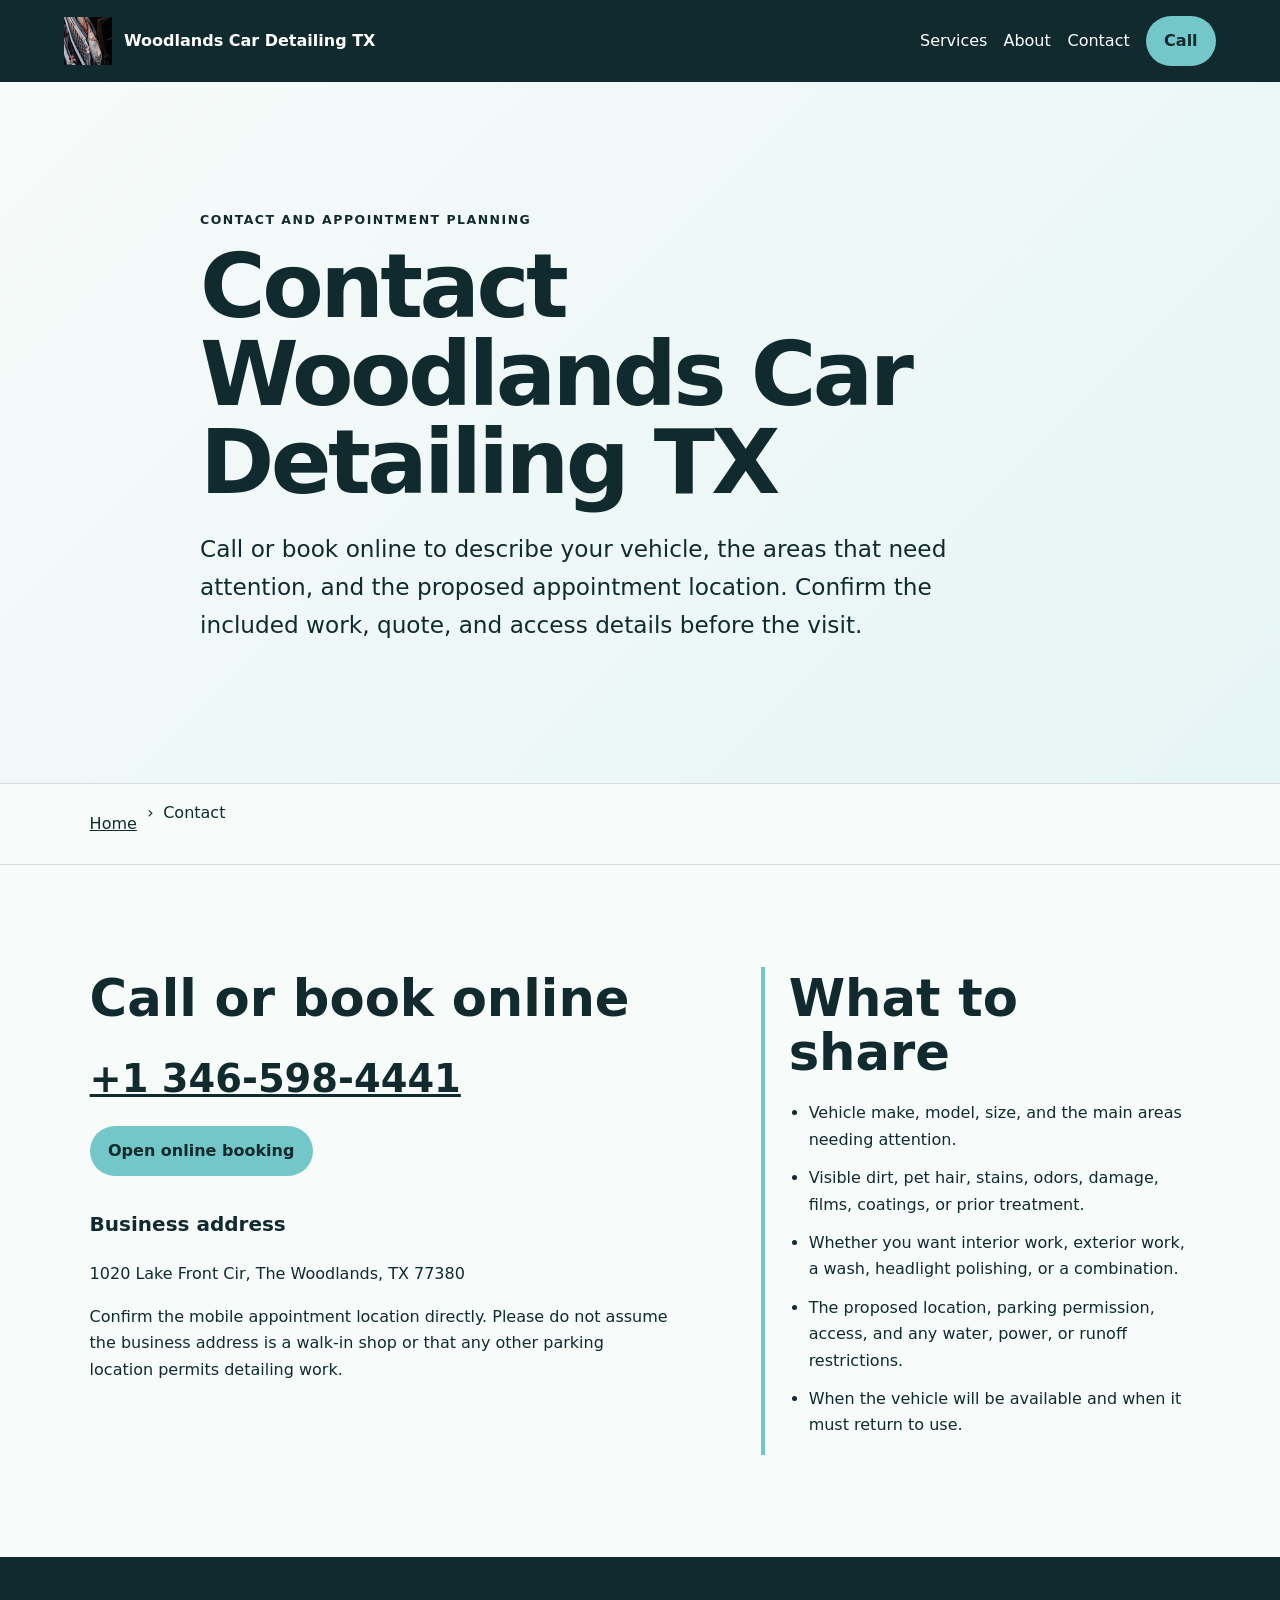
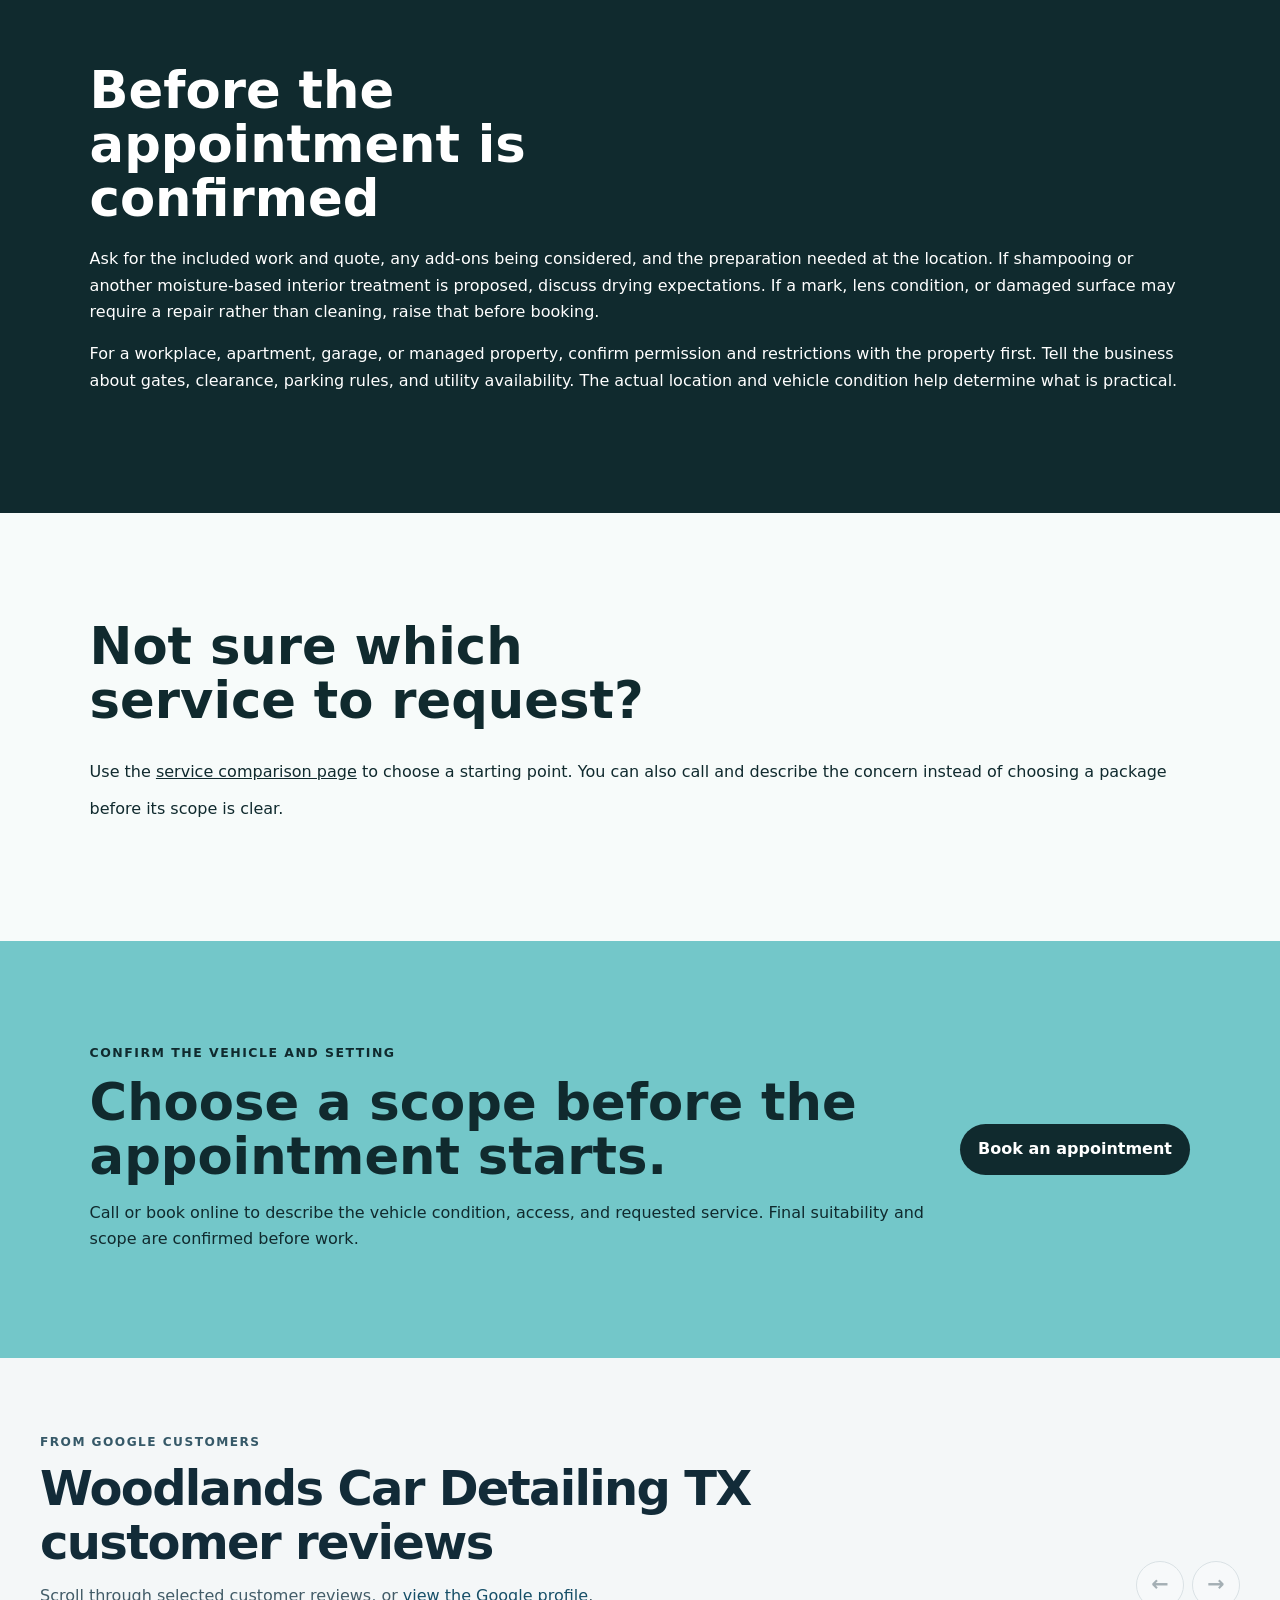
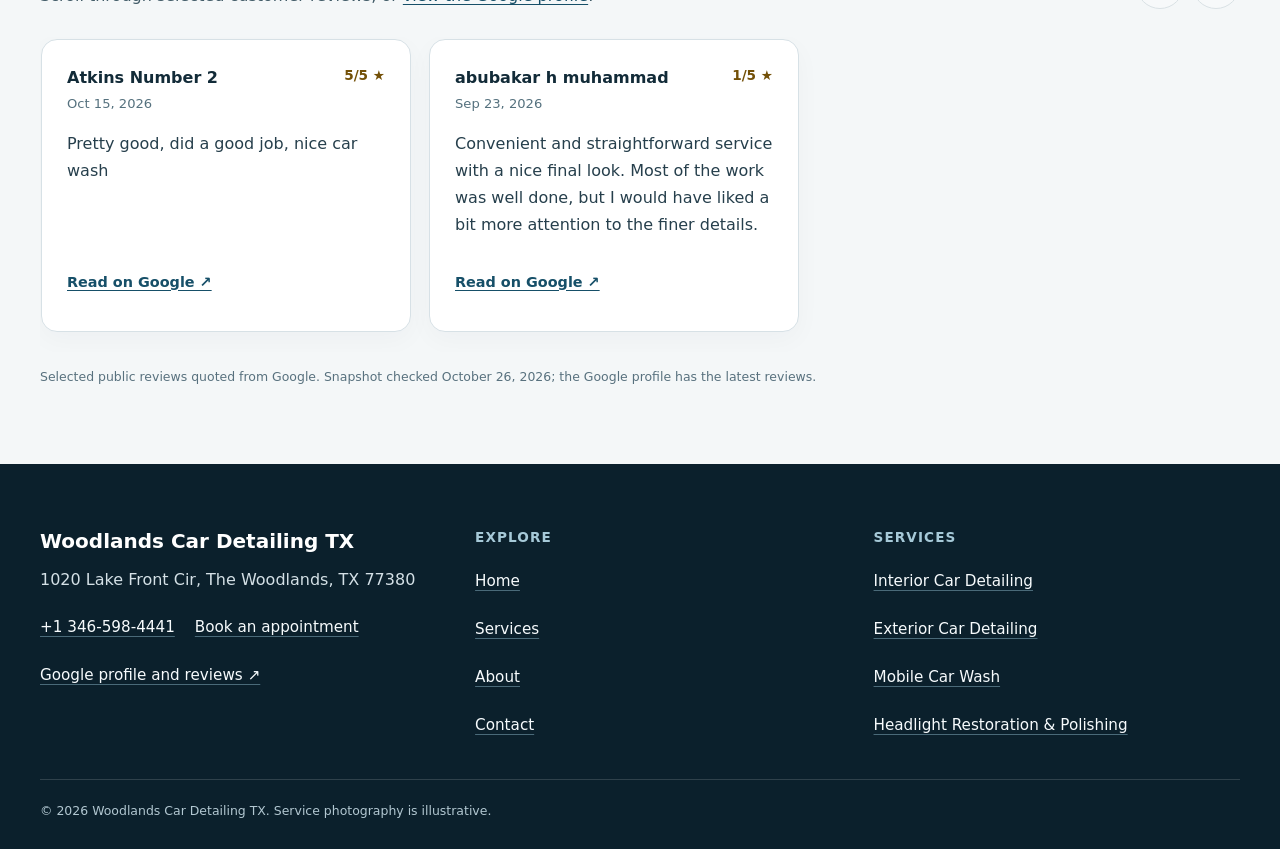
<file: contact/index.html>
<!doctype html>
<html lang="en"><head>
  <meta charset="utf-8"><meta name="viewport" content="width=device-width,initial-scale=1">
  <title>Contact Woodlands Car Detailing TX | The Woodlands, TX</title>
  <meta name="description" content="Call or book Woodlands Car Detailing TX and confirm vehicle condition, access, and detailing scope in The Woodlands, TX.">
  <meta name="robots" content="index, follow, max-image-preview:large, max-snippet:-1">
  <link rel="canonical" href="https://woodlandscardetailingtx.shop/contact/">
  <meta property="og:type" content="website"><meta property="og:title" content="Contact Woodlands Car Detailing TX | The Woodlands, TX">
  <meta property="og:description" content="Call or book Woodlands Car Detailing TX and confirm vehicle condition, access, and detailing scope in The Woodlands, TX."><meta property="og:url" content="https://woodlandscardetailingtx.shop/contact/">
  <meta property="og:image" content="https://woodlandscardetailingtx.shop/assets/photos/hero-chrome-detail.webp"><meta name="twitter:card" content="summary_large_image">
  <link rel="icon" href="/assets/photos/hero-chrome-detail.webp"><link rel="stylesheet" href="/seo-pages.css"><script type="application/ld+json">{
  "@context": "https://schema.org",
  "@graph": [
    {
      "@type": "BreadcrumbList",
      "@id": "https://woodlandscardetailingtx.shop/contact/#breadcrumb",
      "itemListElement": [
        {
          "@type": "ListItem",
          "position": 1,
          "name": "Home",
          "item": "https://woodlandscardetailingtx.shop/"
        },
        {
          "@type": "ListItem",
          "position": 2,
          "name": "Contact Woodlands Car Detailing TX | The Woodlands, TX",
          "item": "https://woodlandscardetailingtx.shop/contact/"
        }
      ]
    },
    {
      "@type": "WebPage",
      "@id": "https://woodlandscardetailingtx.shop/contact/#webpage",
      "url": "https://woodlandscardetailingtx.shop/contact/",
      "name": "Contact Woodlands Car Detailing TX | The Woodlands, TX",
      "description": "Call or book Woodlands Car Detailing TX and confirm vehicle condition, access, and detailing scope in The Woodlands, TX.",
      "breadcrumb": {
        "@id": "https://woodlandscardetailingtx.shop/contact/#breadcrumb"
      },
      "isPartOf": {
        "@id": "https://woodlandscardetailingtx.shop/#website"
      },
      "about": {
        "@id": "https://woodlandscardetailingtx.shop/#business"
      }
    },
    {
      "@type": "ImageObject",
      "@id": "https://woodlandscardetailingtx.shop/contact/#primaryimage",
      "contentUrl": "https://woodlandscardetailingtx.shop/assets/photos/hero-chrome-detail.webp",
      "caption": "Illustrative detailing artwork for Woodlands Car Detailing TX",
      "representativeOfPage": true
    }
  ]
}</script>
<link rel="stylesheet" href="/portfolio-components.css">
</head><body style="--pilot-accent:#73c7c9;--pilot-dark:#102a2e;--pilot-paper:#f7fbfa">
<a class="skip-link" href="#content">Skip to content</a>
<header class="pilot-header"><a class="pilot-brand" href="/"><img src="/assets/photos/hero-chrome-detail.webp" width="48" height="48" alt=""><span>Woodlands Car Detailing TX</span></a>
<nav aria-label="Primary navigation"><a href="/services/">Services</a><a href="/about/">About</a><a href="/contact/">Contact</a><a class="pilot-call" href="tel:+13465984441">Call</a></nav></header>
<main id="content"><section class="pilot-hero text-only"><div><p class="eyebrow">Contact and appointment planning</p><h1>Contact Woodlands Car Detailing TX</h1><p class="pilot-answer">Call or book online to describe your vehicle, the areas that need attention, and the proposed appointment location. Confirm the included work, quote, and access details before the visit.</p></div></section><nav class="breadcrumbs" aria-label="Breadcrumb"><a href="/">Home</a><span>›</span><span>Contact</span></nav>
<section class="pilot-section pilot-grid"><div><h2>Call or book online</h2><p><a class="large-link" href="tel:+13465984441">+1 346-598-4441</a></p><p><a class="pilot-button" href="/scheduling">Open online booking</a></p><h3>Business address</h3><p>1020 Lake Front Cir, The Woodlands, TX 77380</p><p>Confirm the mobile appointment location directly. Please do not assume the business address is a walk-in shop or that any other parking location permits detailing work.</p></div><aside><h2>What to share</h2><ul class="checklist"><li>Vehicle make, model, size, and the main areas needing attention.</li><li>Visible dirt, pet hair, stains, odors, damage, films, coatings, or prior treatment.</li><li>Whether you want interior work, exterior work, a wash, headlight polishing, or a combination.</li><li>The proposed location, parking permission, access, and any water, power, or runoff restrictions.</li><li>When the vehicle will be available and when it must return to use.</li></ul></aside></section>
<section class="pilot-section tone"><h2>Before the appointment is confirmed</h2><p>Ask for the included work and quote, any add-ons being considered, and the preparation needed at the location. If shampooing or another moisture-based interior treatment is proposed, discuss drying expectations. If a mark, lens condition, or damaged surface may require a repair rather than cleaning, raise that before booking.</p><p>For a workplace, apartment, garage, or managed property, confirm permission and restrictions with the property first. Tell the business about gates, clearance, parking rules, and utility availability. The actual location and vehicle condition help determine what is practical.</p></section>
<section class="pilot-section"><h2>Not sure which service to request?</h2><p>Use the <a href="/services/">service comparison page</a> to choose a starting point. You can also call and describe the concern instead of choosing a package before its scope is clear.</p></section>
<section class="pilot-cta"><div><p class="eyebrow">Confirm the vehicle and setting</p><h2>Choose a scope before the appointment starts.</h2><p>Call or book online to describe the vehicle condition, access, and requested service. Final suitability and scope are confirmed before work.</p></div><a class="pilot-button" href="/scheduling">Book an appointment</a></section>
<!-- PORTFOLIO-REVIEWS:START --><section class="portfolio-reviews" aria-labelledby="portfolio-reviews-title"><div class="portfolio-reviews__heading"><div><p class="portfolio-reviews__kicker">From Google customers</p><h2 id="portfolio-reviews-title">Woodlands Car Detailing TX customer reviews</h2><p class="portfolio-reviews__intro">Scroll through selected customer reviews, or <a href="https://www.google.com/maps?cid=15695866806077890781" target="_blank" rel="noopener noreferrer">view the Google profile</a>.</p></div><div class="portfolio-reviews__controls"><button type="button" data-reviews-prev aria-label="Previous reviews">←</button><button type="button" data-reviews-next aria-label="Next reviews">→</button></div></div><div class="portfolio-reviews__track" role="region" aria-label="Scrollable customer reviews" tabindex="0"><article class="portfolio-review"><div class="portfolio-review__meta"><div><span class="portfolio-review__author">Atkins Number 2</span><time datetime="2026-10-15">Oct 15, 2026</time></div><span class="portfolio-review__rating" aria-label="5 out of 5 stars">5/5 ★</span></div><blockquote><p>Pretty good, did a good job, nice car wash</p></blockquote><a class="portfolio-review__source" href="https://www.google.com/maps/reviews/data=!4m8!14m7!1m6!2m5!1sCi9DQUlRQUNvZENodHljRjlvT205NFVXbEhXR1pZTTA4MldXczVjelkxYVZKUVJIYxAB!2m1!1s0x0:0xd9d2ebb32a1e20dd!3m1!1s2@1:CAIQACodChtycF9oOm94UWlHWGZYM082WWs5czY1aVJQRHc%7C%7C?hl=en-US" target="_blank" rel="noopener noreferrer">Read on Google ↗</a></article><article class="portfolio-review"><div class="portfolio-review__meta"><div><span class="portfolio-review__author">abubakar h muhammad</span><time datetime="2026-09-23">Sep 23, 2026</time></div><span class="portfolio-review__rating" aria-label="1 out of 5 stars">1/5 ★</span></div><blockquote><p>Convenient and straightforward service with a nice final look. Most of the work was well done, but I would have liked a bit more attention to the finer details.</p></blockquote><a class="portfolio-review__source" href="https://www.google.com/maps/reviews/data=!4m8!14m7!1m6!2m5!1sCi9DQUlRQUNvZENodHljRjlvT25wYU0wTkJRWEJTTTFGYU4ycEVRMHhOWXpGMVQxRRAB!2m1!1s0x0:0xd9d2ebb32a1e20dd!3m1!1s2@1:CAIQACodChtycF9oOnpaM0NBQXBSM1FaN2pEQ0xNYzF1T1E%7C%7C?hl=en-US" target="_blank" rel="noopener noreferrer">Read on Google ↗</a></article></div><p class="portfolio-reviews__note">Selected public reviews quoted from Google. Snapshot checked <time datetime="2026-10-26">October 26, 2026</time>; the Google profile has the latest reviews.</p></section><!-- PORTFOLIO-REVIEWS:END -->
</main><footer class="portfolio-footer"><div class="portfolio-footer__grid"><div><strong class="portfolio-footer__name">Woodlands Car Detailing TX</strong><address>1020 Lake Front Cir, The Woodlands, TX 77380</address><div class="portfolio-footer__contact"><a href="tel:+13465984441">+1 346-598-4441</a><a href="/scheduling">Book an appointment</a></div><a href="https://www.google.com/maps?cid=15695866806077890781" target="_blank" rel="noopener noreferrer">Google profile and reviews ↗</a></div><div><h2>Explore</h2><nav aria-label="Footer navigation"><a href="/">Home</a><a href="/services/">Services</a><a href="/about/">About</a><a href="/contact/">Contact</a></nav></div><div><h2>Services</h2><nav aria-label="Service pages"><a href="/services/interior-car-detailing/">Interior Car Detailing</a><a href="/services/exterior-car-detailing/">Exterior Car Detailing</a><a href="/services/mobile-car-wash/">Mobile Car Wash</a><a href="/services/headlight-restoration/">Headlight Restoration &amp; Polishing</a></nav></div></div><p class="portfolio-footer__bottom">© <span id="year">2026</span> Woodlands Car Detailing TX. Service photography is illustrative.</p></footer>
<script src="/portfolio-components.js" defer></script>
</body></html>
</file>
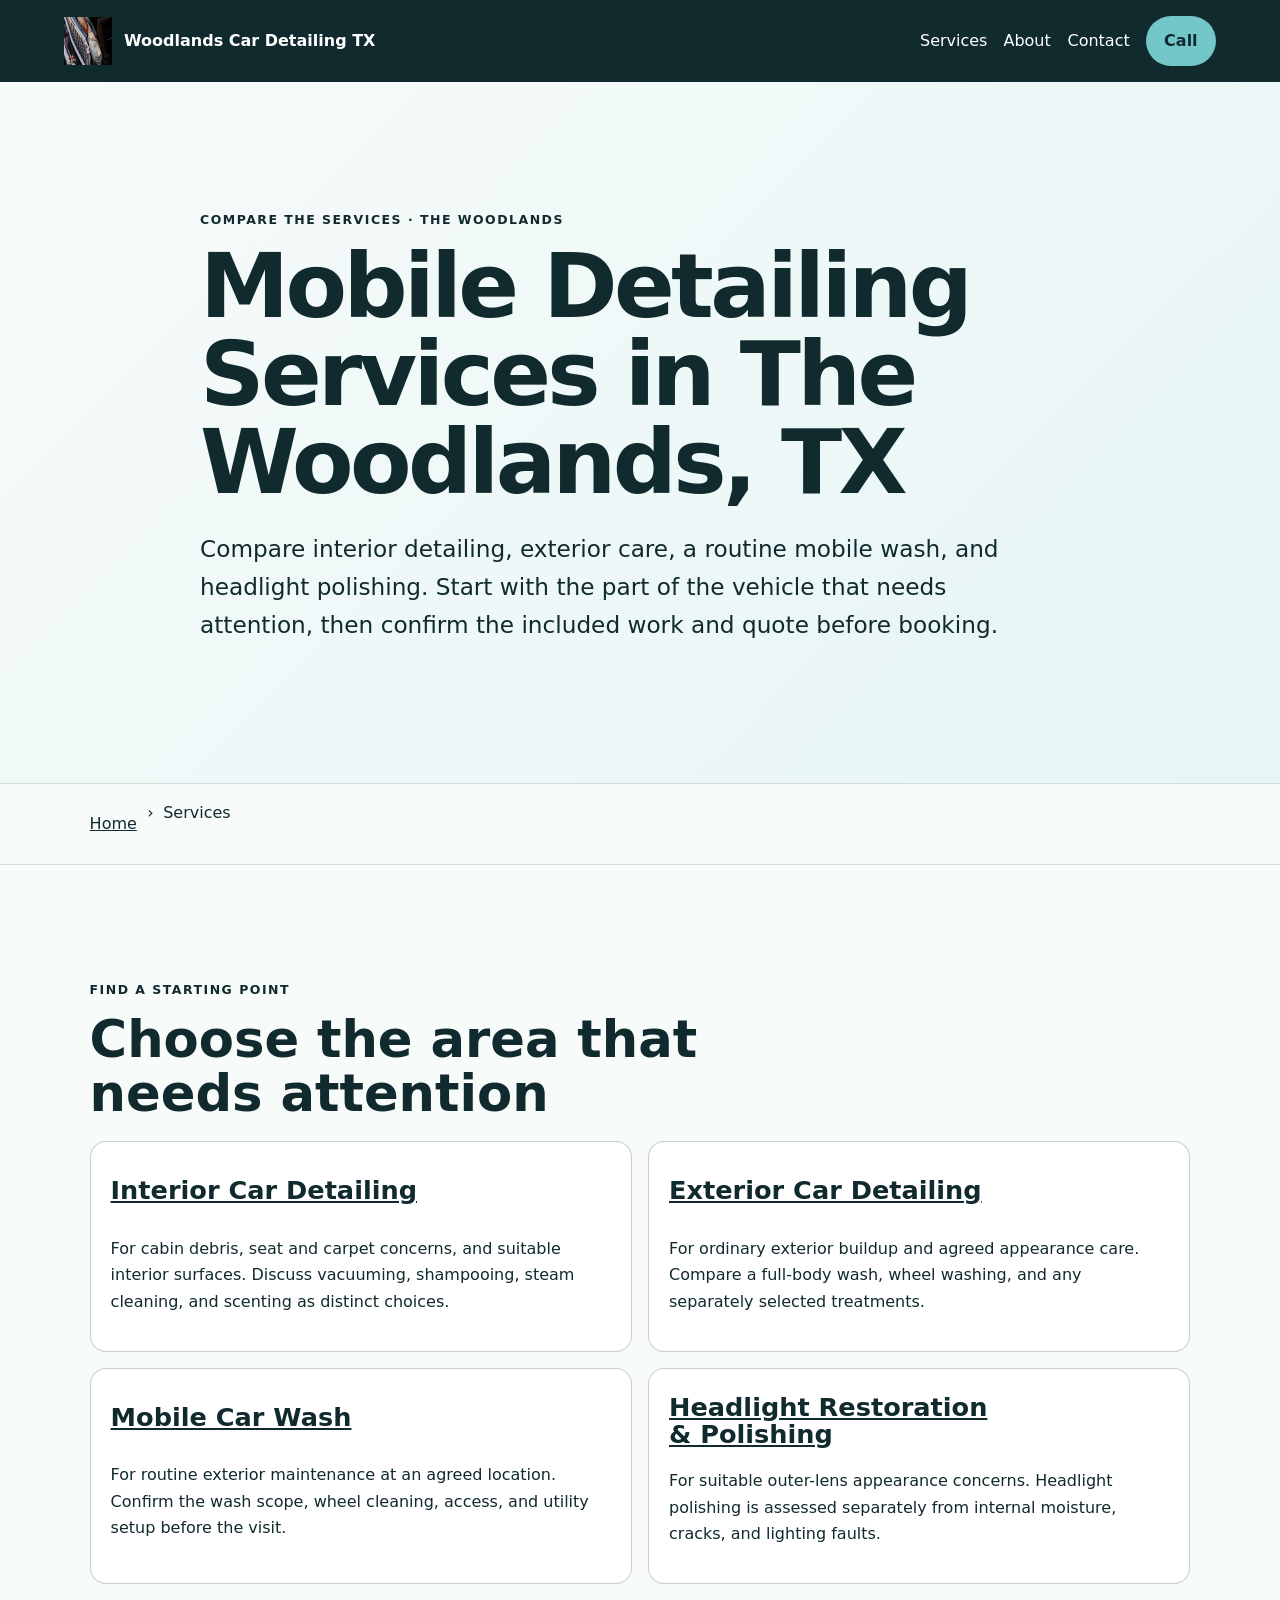
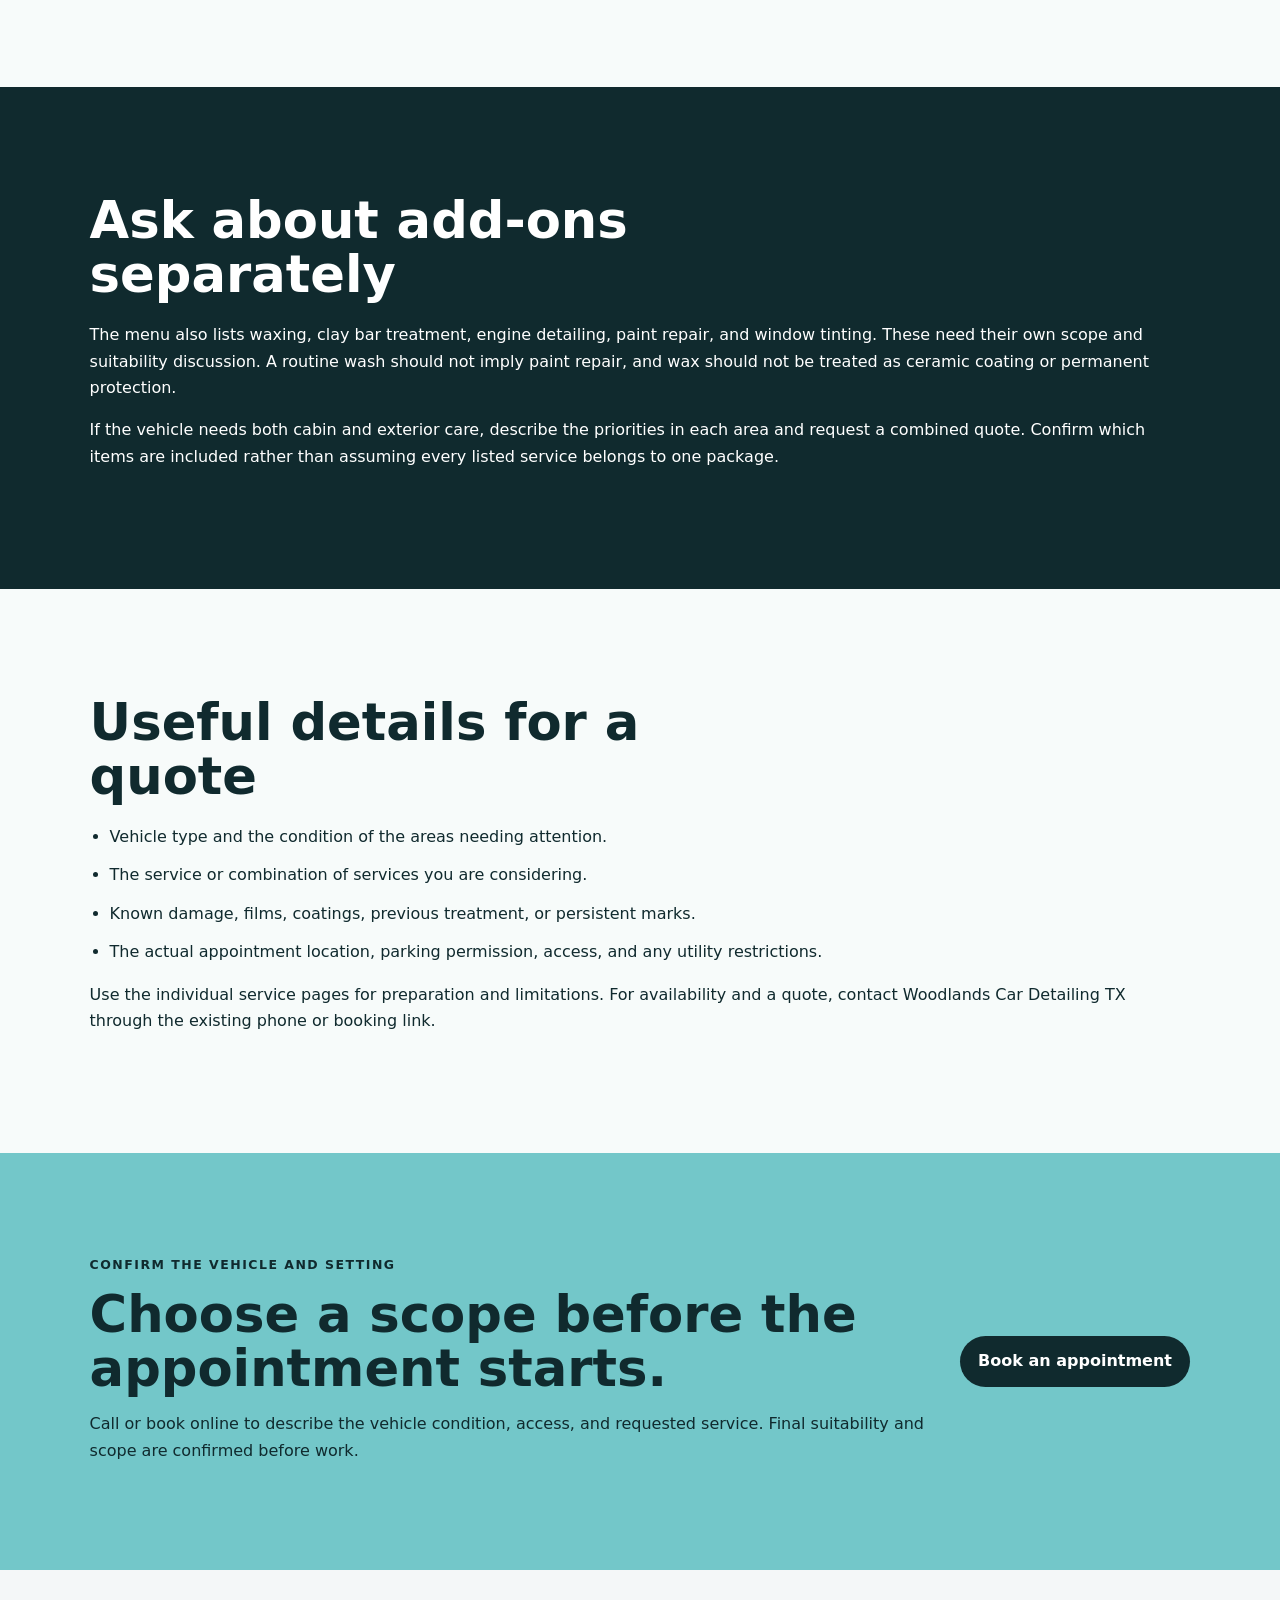
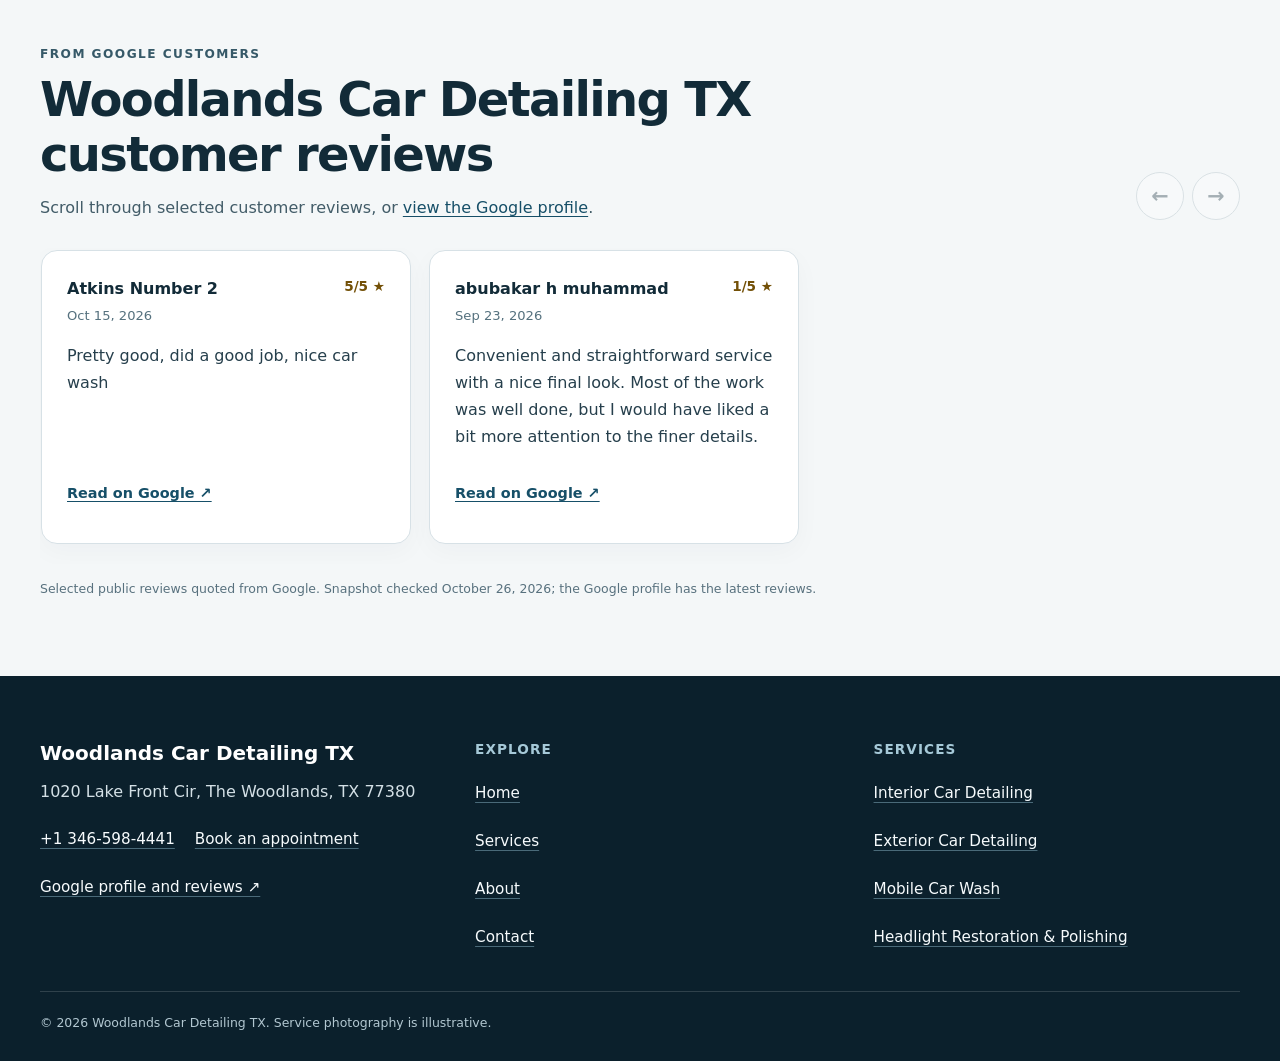
<file: services/index.html>
<!doctype html>
<html lang="en"><head>
  <meta charset="utf-8"><meta name="viewport" content="width=device-width,initial-scale=1">
  <title>Mobile Detailing Services in The Woodlands, TX | Woodlands Car Detailing TX</title>
  <meta name="description" content="Compare documented mobile detailing choices from Woodlands Car Detailing TX in The Woodlands, TX, including preparation, access, and scope boundaries.">
  <meta name="robots" content="index, follow, max-image-preview:large, max-snippet:-1">
  <link rel="canonical" href="https://woodlandscardetailingtx.shop/services/">
  <meta property="og:type" content="website"><meta property="og:title" content="Mobile Detailing Services in The Woodlands, TX | Woodlands Car Detailing TX">
  <meta property="og:description" content="Compare documented mobile detailing choices from Woodlands Car Detailing TX in The Woodlands, TX, including preparation, access, and scope boundaries."><meta property="og:url" content="https://woodlandscardetailingtx.shop/services/">
  <meta property="og:image" content="https://woodlandscardetailingtx.shop/assets/photos/hero-chrome-detail.webp"><meta name="twitter:card" content="summary_large_image">
  <link rel="icon" href="/assets/photos/hero-chrome-detail.webp"><link rel="stylesheet" href="/seo-pages.css"><script type="application/ld+json">{
  "@context": "https://schema.org",
  "@graph": [
    {
      "@type": "BreadcrumbList",
      "@id": "https://woodlandscardetailingtx.shop/services/#breadcrumb",
      "itemListElement": [
        {
          "@type": "ListItem",
          "position": 1,
          "name": "Home",
          "item": "https://woodlandscardetailingtx.shop/"
        },
        {
          "@type": "ListItem",
          "position": 2,
          "name": "Services",
          "item": "https://woodlandscardetailingtx.shop/services/"
        }
      ]
    },
    {
      "@type": "WebPage",
      "@id": "https://woodlandscardetailingtx.shop/services/#webpage",
      "url": "https://woodlandscardetailingtx.shop/services/",
      "name": "Mobile Detailing Services in The Woodlands, TX | Woodlands Car Detailing TX",
      "description": "Compare documented mobile detailing choices from Woodlands Car Detailing TX in The Woodlands, TX, including preparation, access, and scope boundaries.",
      "breadcrumb": {
        "@id": "https://woodlandscardetailingtx.shop/services/#breadcrumb"
      },
      "isPartOf": {
        "@id": "https://woodlandscardetailingtx.shop/#website"
      },
      "about": {
        "@id": "https://woodlandscardetailingtx.shop/#business"
      }
    },
    {
      "@type": "ImageObject",
      "@id": "https://woodlandscardetailingtx.shop/services/#primaryimage",
      "contentUrl": "https://woodlandscardetailingtx.shop/assets/photos/hero-chrome-detail.webp",
      "caption": "Illustrative detailing artwork for Woodlands Car Detailing TX",
      "representativeOfPage": true
    }
  ]
}</script>
<link rel="stylesheet" href="/portfolio-components.css">
</head><body style="--pilot-accent:#73c7c9;--pilot-dark:#102a2e;--pilot-paper:#f7fbfa">
<a class="skip-link" href="#content">Skip to content</a>
<header class="pilot-header"><a class="pilot-brand" href="/"><img src="/assets/photos/hero-chrome-detail.webp" width="48" height="48" alt=""><span>Woodlands Car Detailing TX</span></a>
<nav aria-label="Primary navigation"><a href="/services/">Services</a><a href="/about/">About</a><a href="/contact/">Contact</a><a class="pilot-call" href="tel:+13465984441">Call</a></nav></header>
<main id="content"><section class="pilot-hero text-only"><div><p class="eyebrow">Compare the services · The Woodlands</p><h1>Mobile Detailing Services in The Woodlands, TX</h1><p class="pilot-answer">Compare interior detailing, exterior care, a routine mobile wash, and headlight polishing. Start with the part of the vehicle that needs attention, then confirm the included work and quote before booking.</p></div></section>
<nav class="breadcrumbs" aria-label="Breadcrumb"><a href="/">Home</a><span>›</span><span>Services</span></nav>
<section class="pilot-section"><p class="eyebrow">Find a starting point</p><h2>Choose the area that needs attention</h2><div class="service-cards"><article><h2><a href="/services/interior-car-detailing/">Interior Car Detailing</a></h2><p>For cabin debris, seat and carpet concerns, and suitable interior surfaces. Discuss vacuuming, shampooing, steam cleaning, and scenting as distinct choices.</p></article><article><h2><a href="/services/exterior-car-detailing/">Exterior Car Detailing</a></h2><p>For ordinary exterior buildup and agreed appearance care. Compare a full-body wash, wheel washing, and any separately selected treatments.</p></article><article><h2><a href="/services/mobile-car-wash/">Mobile Car Wash</a></h2><p>For routine exterior maintenance at an agreed location. Confirm the wash scope, wheel cleaning, access, and utility setup before the visit.</p></article><article><h2><a href="/services/headlight-restoration/">Headlight Restoration &amp; Polishing</a></h2><p>For suitable outer-lens appearance concerns. Headlight polishing is assessed separately from internal moisture, cracks, and lighting faults.</p></article></div></section>
<section class="pilot-section tone"><h2>Ask about add-ons separately</h2><p>The menu also lists waxing, clay bar treatment, engine detailing, paint repair, and window tinting. These need their own scope and suitability discussion. A routine wash should not imply paint repair, and wax should not be treated as ceramic coating or permanent protection.</p><p>If the vehicle needs both cabin and exterior care, describe the priorities in each area and request a combined quote. Confirm which items are included rather than assuming every listed service belongs to one package.</p></section>
<section class="pilot-section"><h2>Useful details for a quote</h2><ul class="checklist"><li>Vehicle type and the condition of the areas needing attention.</li><li>The service or combination of services you are considering.</li><li>Known damage, films, coatings, previous treatment, or persistent marks.</li><li>The actual appointment location, parking permission, access, and any utility restrictions.</li></ul><p>Use the individual service pages for preparation and limitations. For availability and a quote, contact Woodlands Car Detailing TX through the existing phone or booking link.</p></section>
<section class="pilot-cta"><div><p class="eyebrow">Confirm the vehicle and setting</p><h2>Choose a scope before the appointment starts.</h2><p>Call or book online to describe the vehicle condition, access, and requested service. Final suitability and scope are confirmed before work.</p></div><a class="pilot-button" href="/scheduling">Book an appointment</a></section>
<!-- PORTFOLIO-REVIEWS:START --><section class="portfolio-reviews" aria-labelledby="portfolio-reviews-title"><div class="portfolio-reviews__heading"><div><p class="portfolio-reviews__kicker">From Google customers</p><h2 id="portfolio-reviews-title">Woodlands Car Detailing TX customer reviews</h2><p class="portfolio-reviews__intro">Scroll through selected customer reviews, or <a href="https://www.google.com/maps?cid=15695866806077890781" target="_blank" rel="noopener noreferrer">view the Google profile</a>.</p></div><div class="portfolio-reviews__controls"><button type="button" data-reviews-prev aria-label="Previous reviews">←</button><button type="button" data-reviews-next aria-label="Next reviews">→</button></div></div><div class="portfolio-reviews__track" role="region" aria-label="Scrollable customer reviews" tabindex="0"><article class="portfolio-review"><div class="portfolio-review__meta"><div><span class="portfolio-review__author">Atkins Number 2</span><time datetime="2026-10-15">Oct 15, 2026</time></div><span class="portfolio-review__rating" aria-label="5 out of 5 stars">5/5 ★</span></div><blockquote><p>Pretty good, did a good job, nice car wash</p></blockquote><a class="portfolio-review__source" href="https://www.google.com/maps/reviews/data=!4m8!14m7!1m6!2m5!1sCi9DQUlRQUNvZENodHljRjlvT205NFVXbEhXR1pZTTA4MldXczVjelkxYVZKUVJIYxAB!2m1!1s0x0:0xd9d2ebb32a1e20dd!3m1!1s2@1:CAIQACodChtycF9oOm94UWlHWGZYM082WWs5czY1aVJQRHc%7C%7C?hl=en-US" target="_blank" rel="noopener noreferrer">Read on Google ↗</a></article><article class="portfolio-review"><div class="portfolio-review__meta"><div><span class="portfolio-review__author">abubakar h muhammad</span><time datetime="2026-09-23">Sep 23, 2026</time></div><span class="portfolio-review__rating" aria-label="1 out of 5 stars">1/5 ★</span></div><blockquote><p>Convenient and straightforward service with a nice final look. Most of the work was well done, but I would have liked a bit more attention to the finer details.</p></blockquote><a class="portfolio-review__source" href="https://www.google.com/maps/reviews/data=!4m8!14m7!1m6!2m5!1sCi9DQUlRQUNvZENodHljRjlvT25wYU0wTkJRWEJTTTFGYU4ycEVRMHhOWXpGMVQxRRAB!2m1!1s0x0:0xd9d2ebb32a1e20dd!3m1!1s2@1:CAIQACodChtycF9oOnpaM0NBQXBSM1FaN2pEQ0xNYzF1T1E%7C%7C?hl=en-US" target="_blank" rel="noopener noreferrer">Read on Google ↗</a></article></div><p class="portfolio-reviews__note">Selected public reviews quoted from Google. Snapshot checked <time datetime="2026-10-26">October 26, 2026</time>; the Google profile has the latest reviews.</p></section><!-- PORTFOLIO-REVIEWS:END -->
</main><footer class="portfolio-footer"><div class="portfolio-footer__grid"><div><strong class="portfolio-footer__name">Woodlands Car Detailing TX</strong><address>1020 Lake Front Cir, The Woodlands, TX 77380</address><div class="portfolio-footer__contact"><a href="tel:+13465984441">+1 346-598-4441</a><a href="/scheduling">Book an appointment</a></div><a href="https://www.google.com/maps?cid=15695866806077890781" target="_blank" rel="noopener noreferrer">Google profile and reviews ↗</a></div><div><h2>Explore</h2><nav aria-label="Footer navigation"><a href="/">Home</a><a href="/services/">Services</a><a href="/about/">About</a><a href="/contact/">Contact</a></nav></div><div><h2>Services</h2><nav aria-label="Service pages"><a href="/services/interior-car-detailing/">Interior Car Detailing</a><a href="/services/exterior-car-detailing/">Exterior Car Detailing</a><a href="/services/mobile-car-wash/">Mobile Car Wash</a><a href="/services/headlight-restoration/">Headlight Restoration &amp; Polishing</a></nav></div></div><p class="portfolio-footer__bottom">© <span id="year">2026</span> Woodlands Car Detailing TX. Service photography is illustrative.</p></footer>
<script src="/portfolio-components.js" defer></script>
</body></html>
</file>
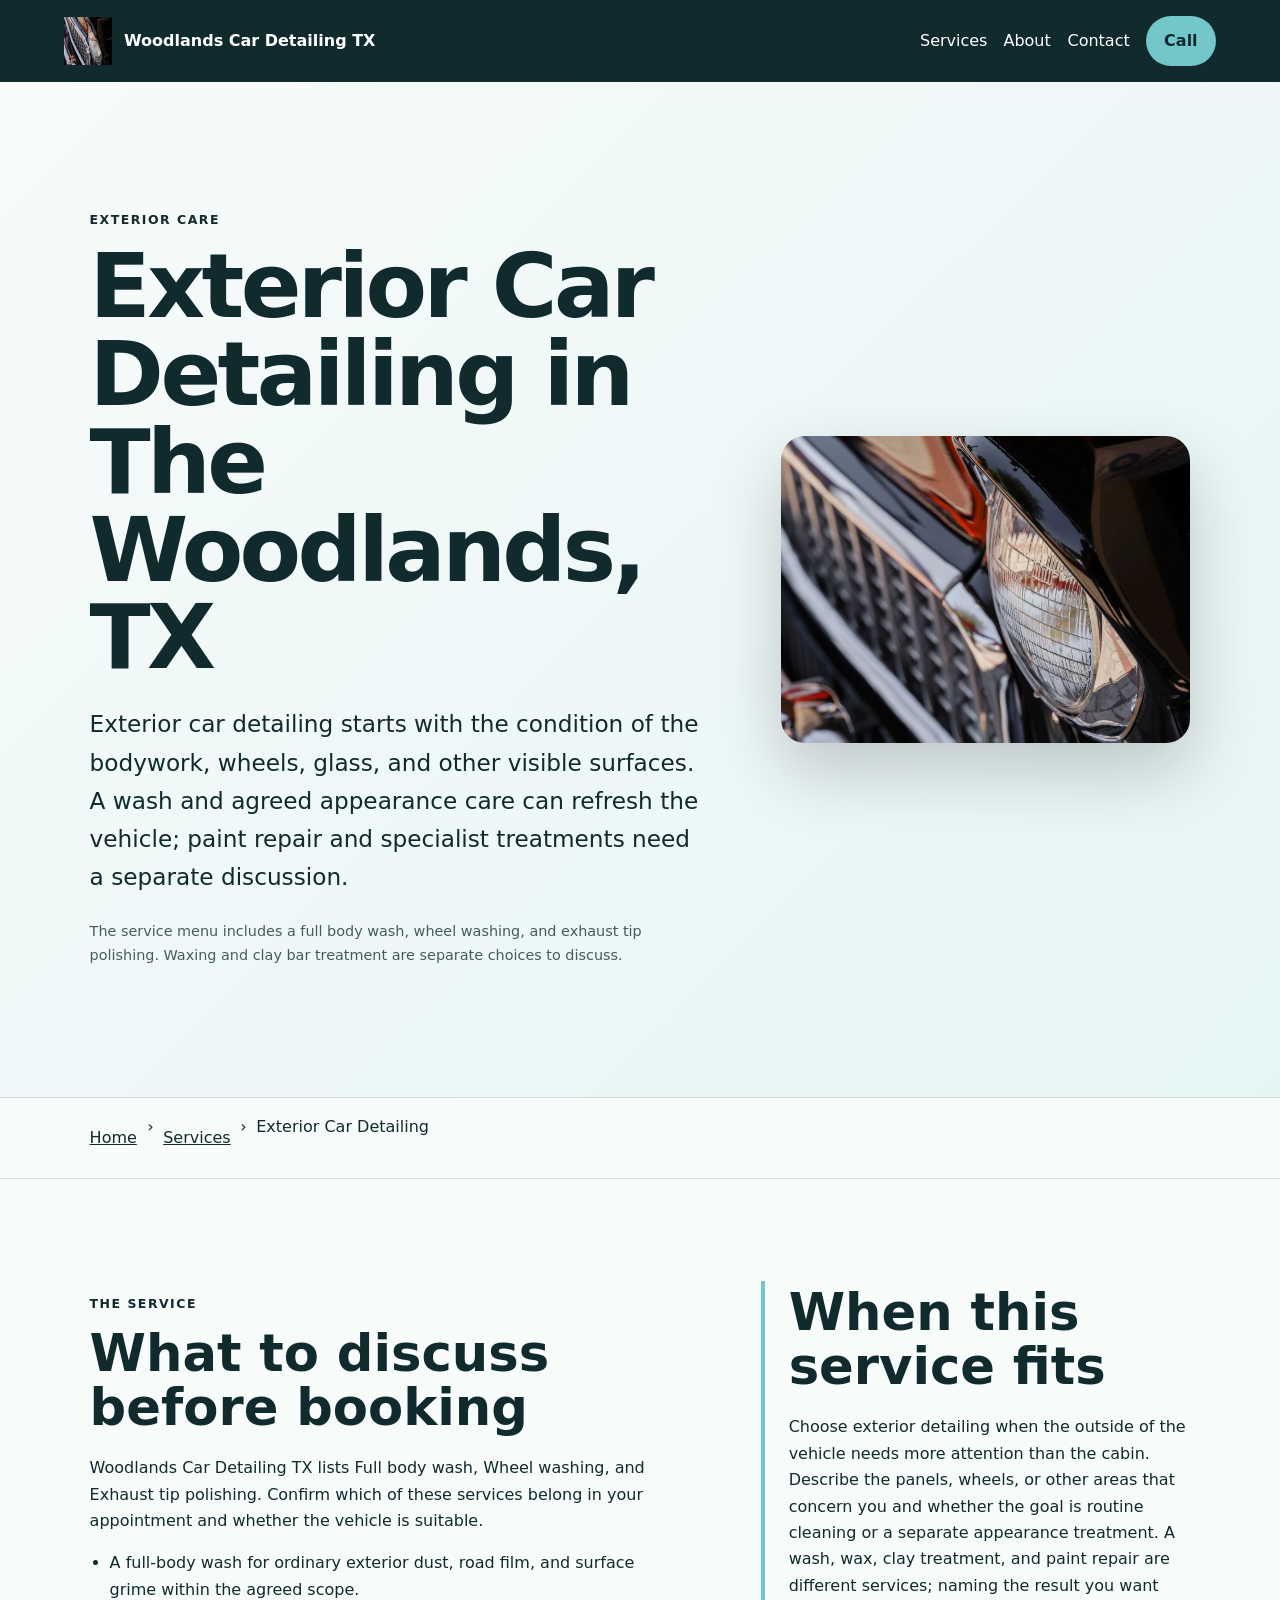
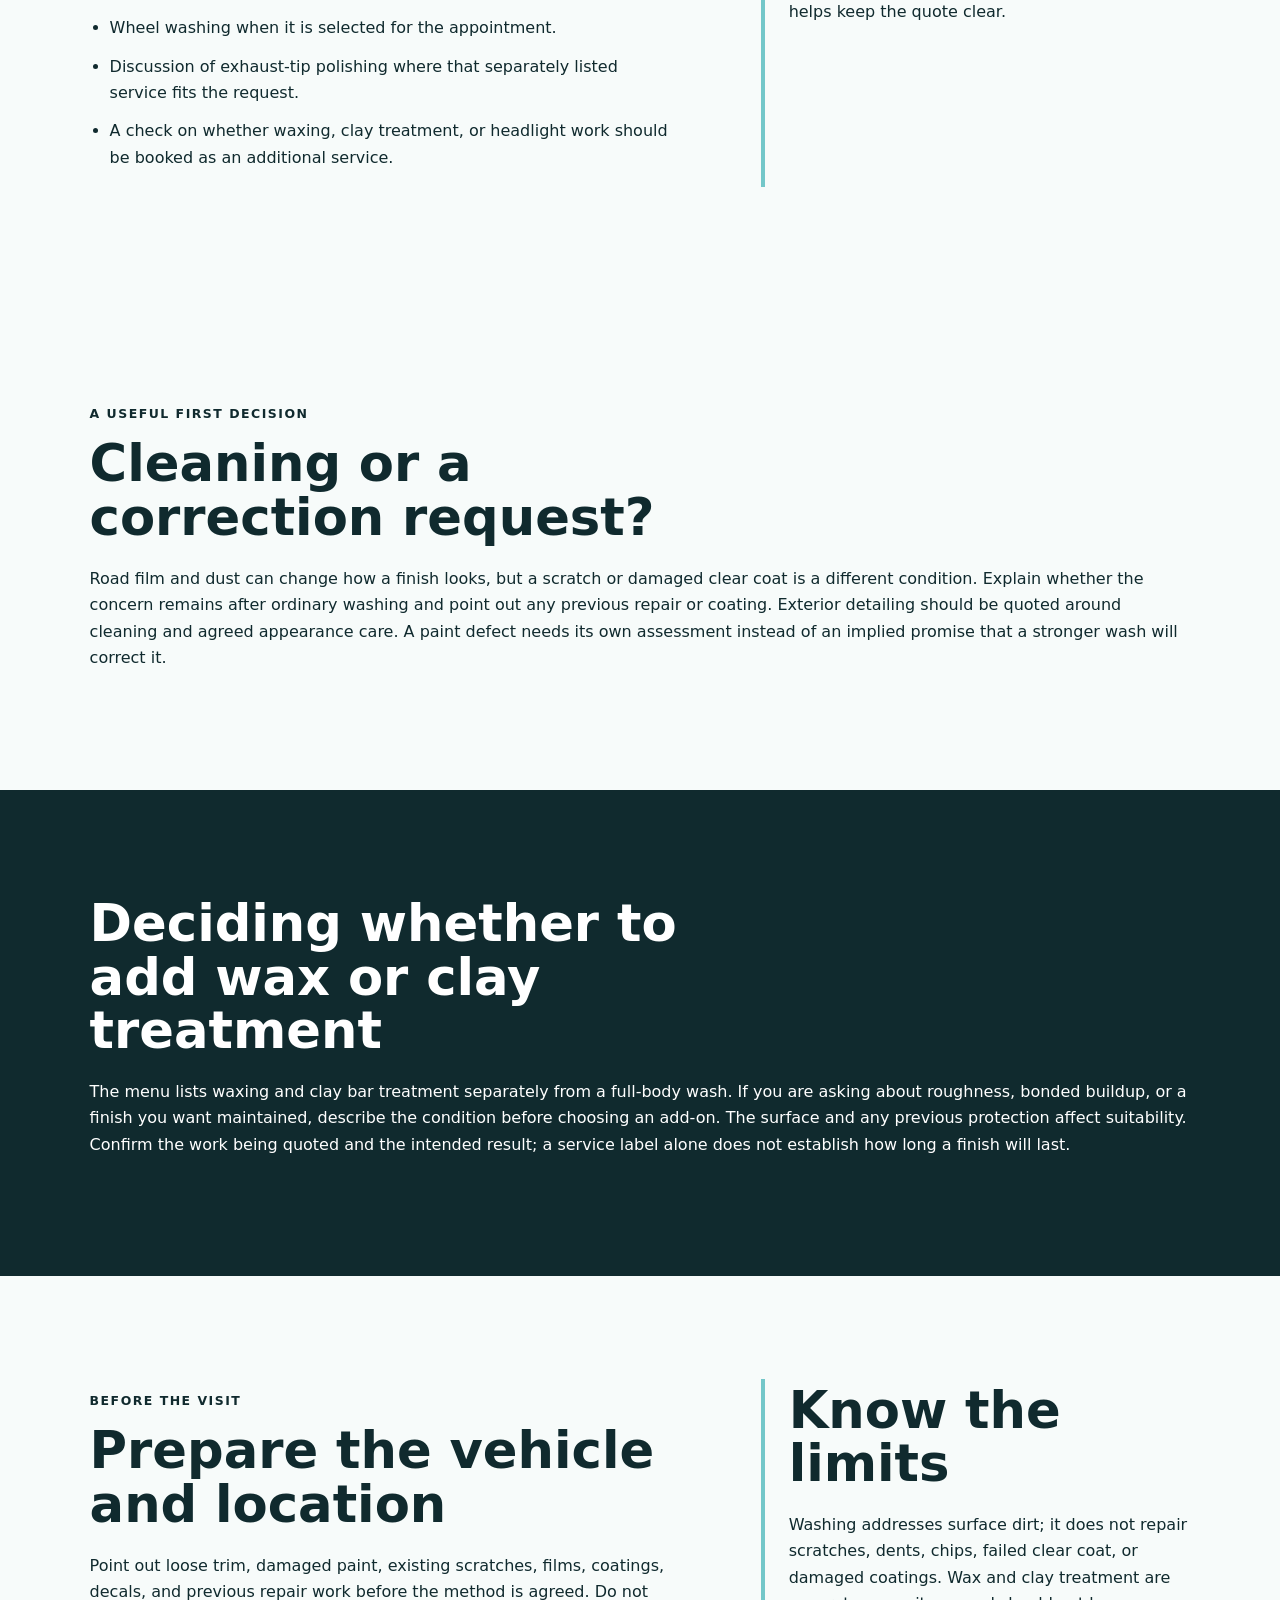
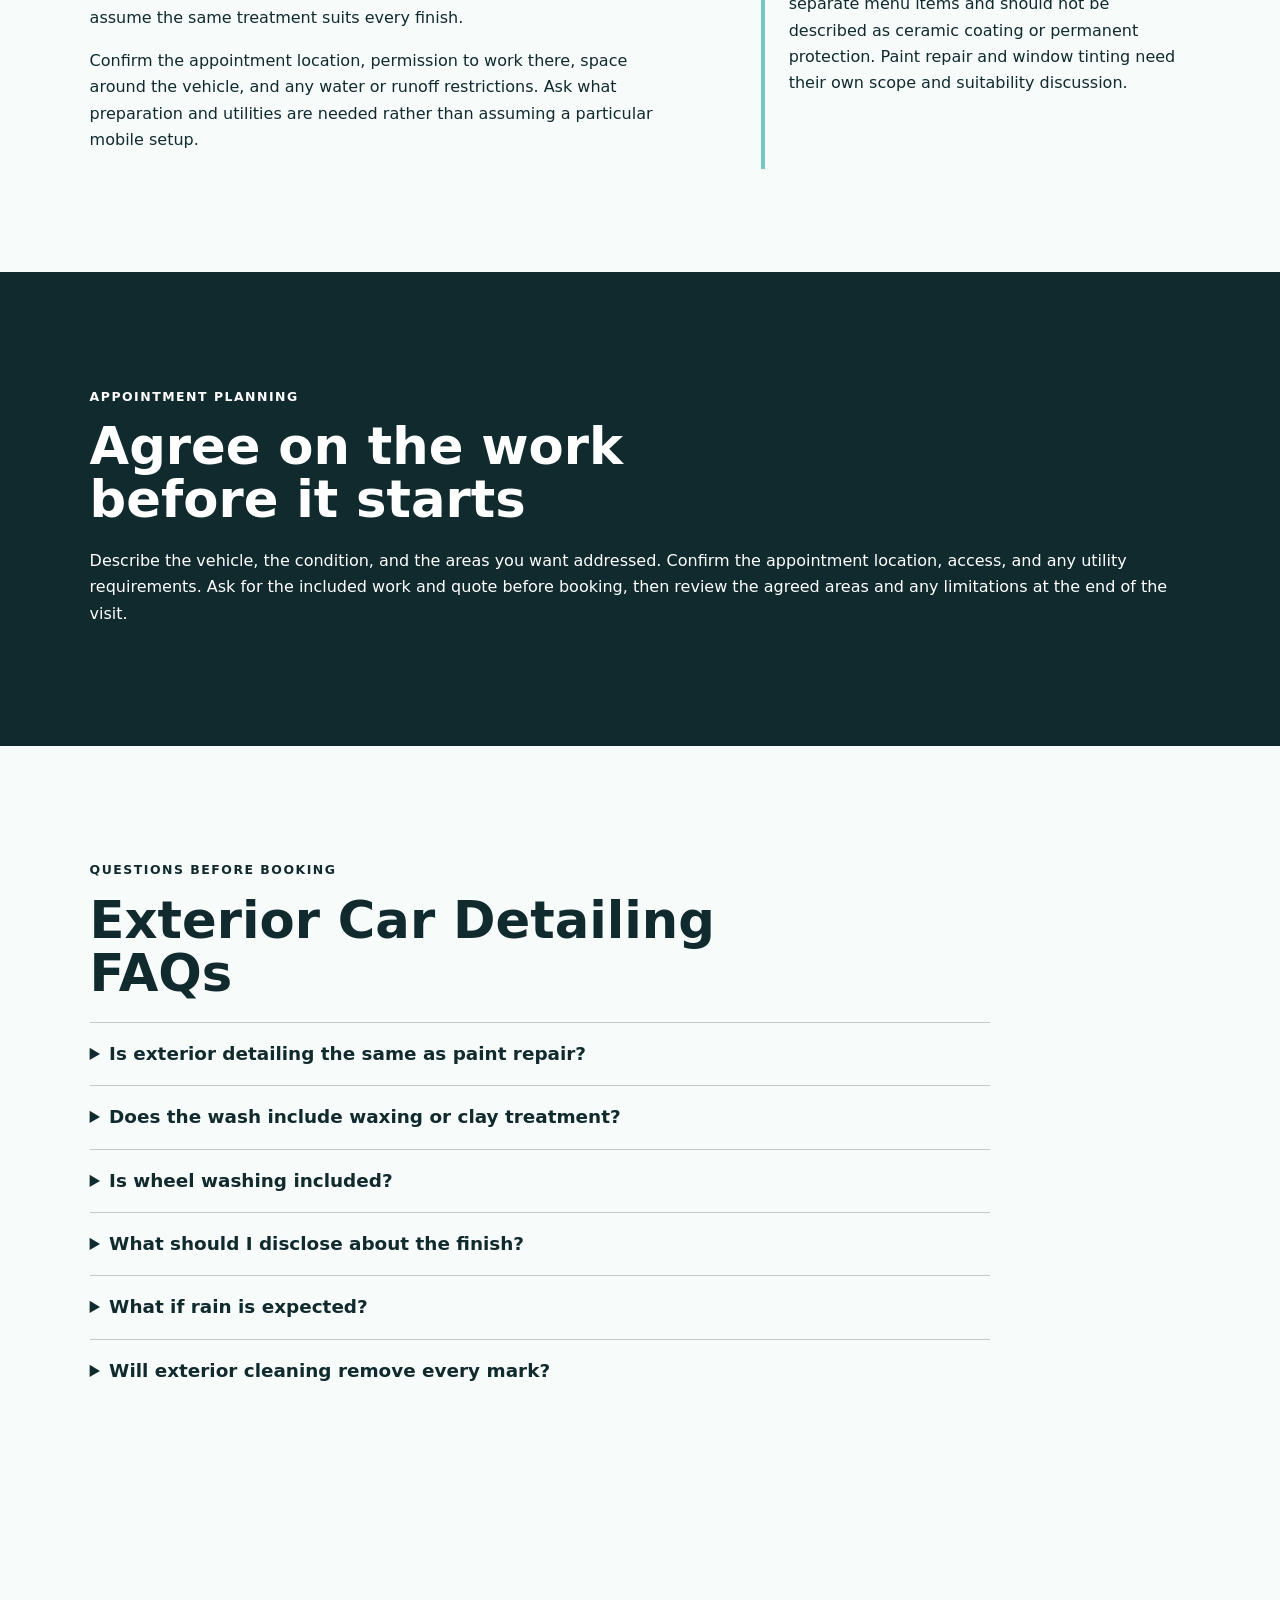
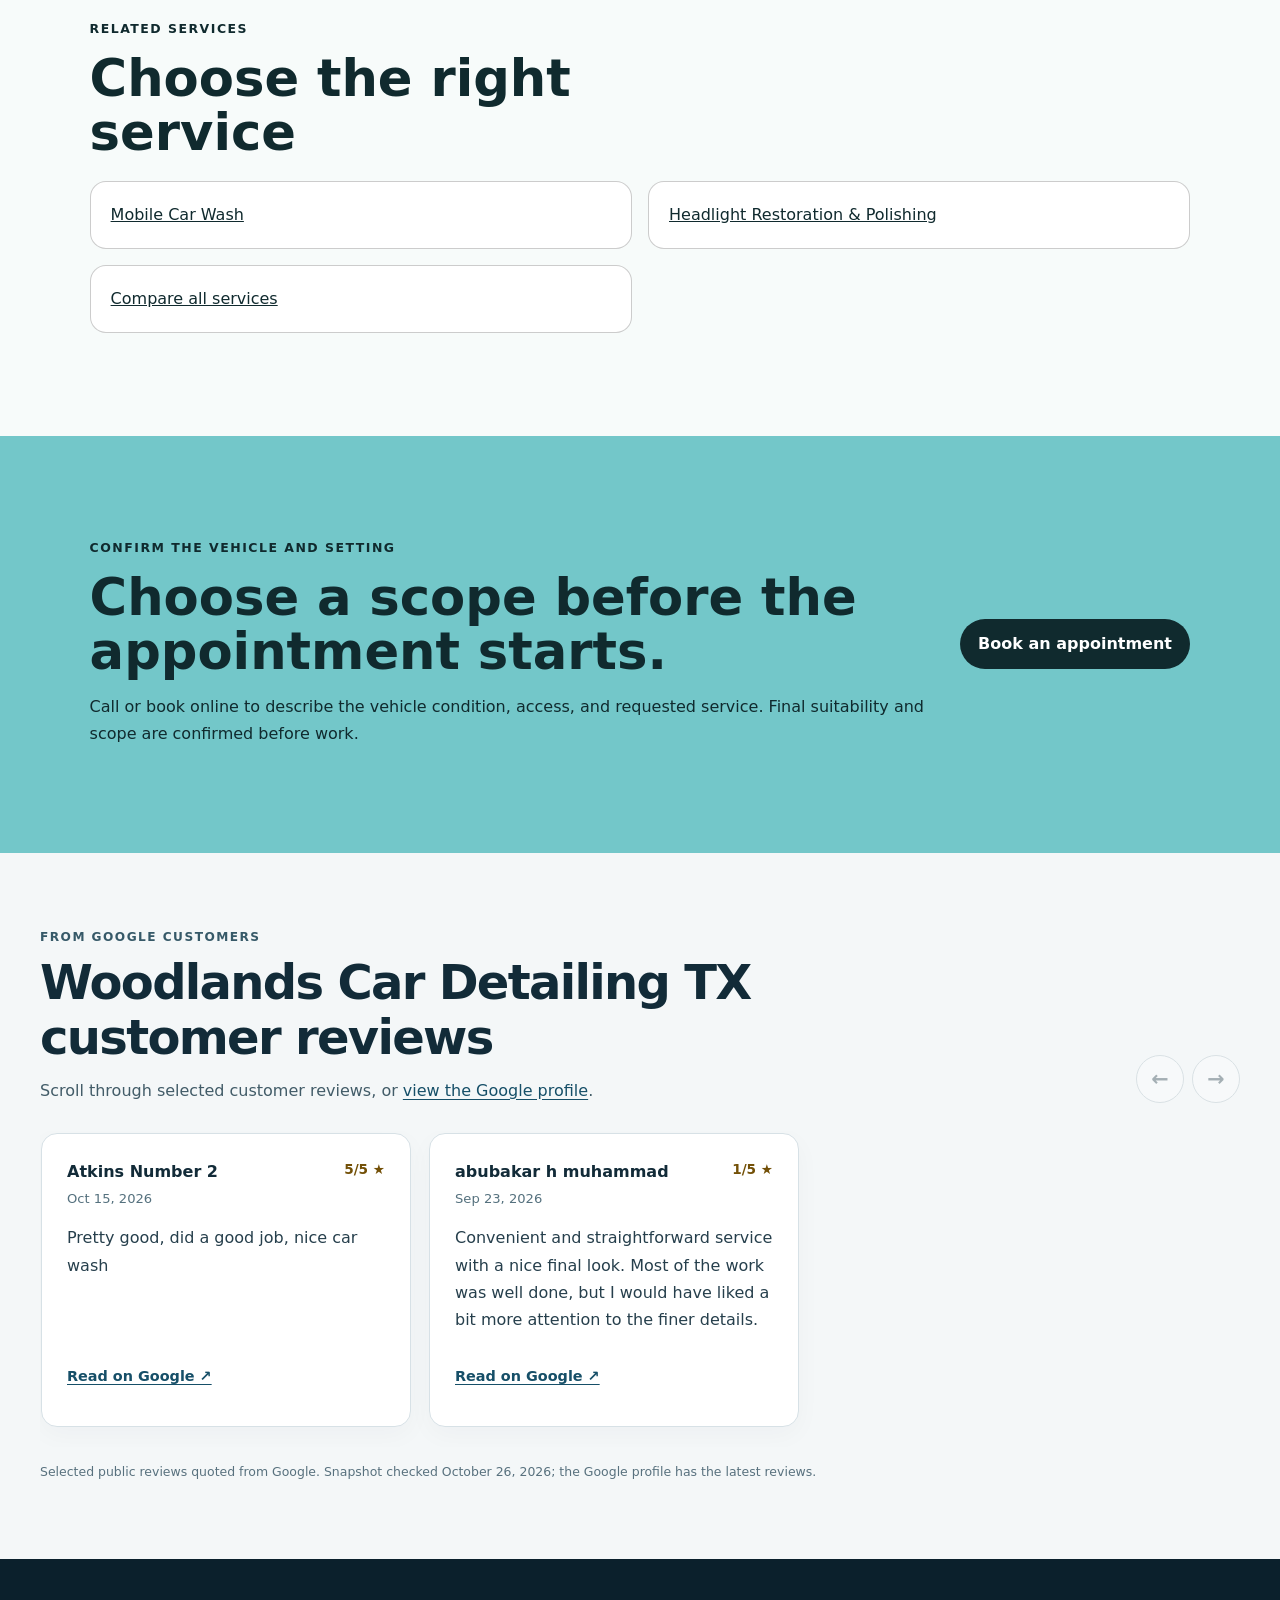
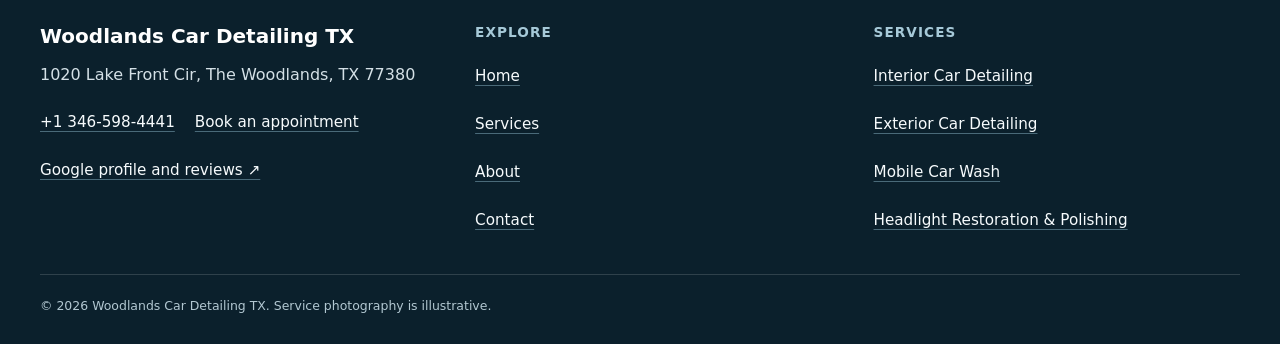
<file: services/exterior-car-detailing/index.html>
<!doctype html>
<html lang="en"><head>
  <meta charset="utf-8"><meta name="viewport" content="width=device-width,initial-scale=1">
  <title>Exterior Car Detailing in The Woodlands, TX | Woodlands Car Detailing TX</title>
  <meta name="description" content="Plan exterior car detailing with Woodlands Car Detailing TX in The Woodlands: documented scope, vehicle preparation, access checks, and limitations.">
  <meta name="robots" content="index, follow, max-image-preview:large, max-snippet:-1">
  <link rel="canonical" href="https://woodlandscardetailingtx.shop/services/exterior-car-detailing/">
  <meta property="og:type" content="website"><meta property="og:title" content="Exterior Car Detailing in The Woodlands, TX | Woodlands Car Detailing TX">
  <meta property="og:description" content="Plan exterior car detailing with Woodlands Car Detailing TX in The Woodlands: documented scope, vehicle preparation, access checks, and limitations."><meta property="og:url" content="https://woodlandscardetailingtx.shop/services/exterior-car-detailing/">
  <meta property="og:image" content="https://woodlandscardetailingtx.shop/assets/photos/hero-chrome-detail.webp"><meta name="twitter:card" content="summary_large_image">
  <link rel="icon" href="/assets/photos/hero-chrome-detail.webp"><link rel="stylesheet" href="/seo-pages.css"><script type="application/ld+json">{
  "@context": "https://schema.org",
  "@graph": [
    {
      "@type": "BreadcrumbList",
      "@id": "https://woodlandscardetailingtx.shop/services/exterior-car-detailing/#breadcrumb",
      "itemListElement": [
        {
          "@type": "ListItem",
          "position": 1,
          "name": "Home",
          "item": "https://woodlandscardetailingtx.shop/"
        },
        {
          "@type": "ListItem",
          "position": 2,
          "name": "Services",
          "item": "https://woodlandscardetailingtx.shop/services/"
        },
        {
          "@type": "ListItem",
          "position": 3,
          "name": "Exterior Car Detailing",
          "item": "https://woodlandscardetailingtx.shop/services/exterior-car-detailing/"
        }
      ]
    },
    {
      "@type": "WebPage",
      "@id": "https://woodlandscardetailingtx.shop/services/exterior-car-detailing/#webpage",
      "url": "https://woodlandscardetailingtx.shop/services/exterior-car-detailing/",
      "name": "Exterior Car Detailing in The Woodlands, TX | Woodlands Car Detailing TX",
      "description": "Plan exterior car detailing with Woodlands Car Detailing TX in The Woodlands: documented scope, vehicle preparation, access checks, and limitations.",
      "breadcrumb": {
        "@id": "https://woodlandscardetailingtx.shop/services/exterior-car-detailing/#breadcrumb"
      },
      "isPartOf": {
        "@id": "https://woodlandscardetailingtx.shop/#website"
      },
      "about": {
        "@id": "https://woodlandscardetailingtx.shop/#business"
      }
    },
    {
      "@type": "Service",
      "@id": "https://woodlandscardetailingtx.shop/services/exterior-car-detailing/#service",
      "name": "Exterior Car Detailing",
      "serviceType": "exterior car detailing",
      "url": "https://woodlandscardetailingtx.shop/services/exterior-car-detailing/",
      "description": "Exterior car detailing begins with the visible outside surfaces of the vehicle and may combine a full-body wash with wheel washing and other documented appearance-care add-ons.",
      "provider": {
        "@id": "https://woodlandscardetailingtx.shop/#business"
      },
      "areaServed": {
        "@type": "City",
        "name": "The Woodlands"
      }
    },
    {
      "@type": "ImageObject",
      "@id": "https://woodlandscardetailingtx.shop/services/exterior-car-detailing/#primaryimage",
      "contentUrl": "https://woodlandscardetailingtx.shop/assets/photos/hero-chrome-detail.webp",
      "caption": "Illustrative detailing artwork for Woodlands Car Detailing TX",
      "representativeOfPage": true
    }
  ]
}</script>
<link rel="stylesheet" href="/portfolio-components.css">
</head><body style="--pilot-accent:#73c7c9;--pilot-dark:#102a2e;--pilot-paper:#f7fbfa">
<a class="skip-link" href="#content">Skip to content</a>
<header class="pilot-header"><a class="pilot-brand" href="/"><img src="/assets/photos/hero-chrome-detail.webp" width="48" height="48" alt=""><span>Woodlands Car Detailing TX</span></a>
<nav aria-label="Primary navigation"><a href="/services/">Services</a><a href="/about/">About</a><a href="/contact/">Contact</a><a class="pilot-call" href="tel:+13465984441">Call</a></nav></header>
<main id="content"><section class="pilot-hero"><div><p class="eyebrow">Exterior care</p><h1>Exterior Car Detailing in The Woodlands, TX</h1><p class="pilot-answer">Exterior car detailing starts with the condition of the bodywork, wheels, glass, and other visible surfaces. A wash and agreed appearance care can refresh the vehicle; paint repair and specialist treatments need a separate discussion.</p><p class="pilot-proof">The service menu includes a full body wash, wheel washing, and exhaust tip polishing. Waxing and clay bar treatment are separate choices to discuss.</p></div><img alt="Illustrative detailing artwork for Woodlands Car Detailing TX" fetchpriority="high" height="720" src="/assets/photos/hero-chrome-detail.webp" width="960"/></section>
<nav aria-label="Breadcrumb" class="breadcrumbs"><a href="/">Home</a><span>›</span><a href="/services/">Services</a><span>›</span><span>Exterior Car Detailing</span></nav>
<section class="pilot-section pilot-grid"><div><p class="eyebrow">The service</p><h2>What to discuss before booking</h2><p>Woodlands Car Detailing TX lists Full body wash, Wheel washing, and Exhaust tip polishing. Confirm which of these services belong in your appointment and whether the vehicle is suitable.</p><ul class="checklist"><li>A full-body wash for ordinary exterior dust, road film, and surface grime within the agreed scope.</li><li>Wheel washing when it is selected for the appointment.</li><li>Discussion of exhaust-tip polishing where that separately listed service fits the request.</li><li>A check on whether waxing, clay treatment, or headlight work should be booked as an additional service.</li></ul></div><aside><h2>When this service fits</h2><p>Choose exterior detailing when the outside of the vehicle needs more attention than the cabin. Describe the panels, wheels, or other areas that concern you and whether the goal is routine cleaning or a separate appearance treatment. A wash, wax, clay treatment, and paint repair are different services; naming the result you want helps keep the quote clear.</p></aside></section>
<section class="pilot-section"><p class="eyebrow">A useful first decision</p><h2>Cleaning or a correction request?</h2><p>Road film and dust can change how a finish looks, but a scratch or damaged clear coat is a different condition. Explain whether the concern remains after ordinary washing and point out any previous repair or coating. Exterior detailing should be quoted around cleaning and agreed appearance care. A paint defect needs its own assessment instead of an implied promise that a stronger wash will correct it.</p></section><section class="pilot-section tone"><h2>Deciding whether to add wax or clay treatment</h2><p>The menu lists waxing and clay bar treatment separately from a full-body wash. If you are asking about roughness, bonded buildup, or a finish you want maintained, describe the condition before choosing an add-on. The surface and any previous protection affect suitability. Confirm the work being quoted and the intended result; a service label alone does not establish how long a finish will last.</p></section>
<section class="pilot-section pilot-grid"><div><p class="eyebrow">Before the visit</p><h2>Prepare the vehicle and location</h2><p>Point out loose trim, damaged paint, existing scratches, films, coatings, decals, and previous repair work before the method is agreed. Do not assume the same treatment suits every finish.</p><p>Confirm the appointment location, permission to work there, space around the vehicle, and any water or runoff restrictions. Ask what preparation and utilities are needed rather than assuming a particular mobile setup.</p></div><aside><h2>Know the limits</h2><p>Washing addresses surface dirt; it does not repair scratches, dents, chips, failed clear coat, or damaged coatings. Wax and clay treatment are separate menu items and should not be described as ceramic coating or permanent protection. Paint repair and window tinting need their own scope and suitability discussion.</p></aside></section>
<section class="pilot-section tone"><p class="eyebrow">Appointment planning</p><h2>Agree on the work before it starts</h2><p>Describe the vehicle, the condition, and the areas you want addressed. Confirm the appointment location, access, and any utility requirements. Ask for the included work and quote before booking, then review the agreed areas and any limitations at the end of the visit.</p></section>
<section class="pilot-section"><p class="eyebrow">Questions before booking</p><h2>Exterior Car Detailing FAQs</h2><div class="faq-list"><details><summary>Is exterior detailing the same as paint repair?</summary><p>No. Cleaning addresses surface dirt and the agreed appearance care. Scratches, chips, dents, and damaged paint require a separate assessment; a wash should not be presented as a repair.</p></details><details><summary>Does the wash include waxing or clay treatment?</summary><p>Waxing and clay bar treatment are listed separately. Confirm whether either is included in the quote and whether it is suitable for the vehicle before the appointment.</p></details><details><summary>Is wheel washing included?</summary><p>Wheel washing is on the menu, but the included areas depend on the appointment you book. Ask for it explicitly if wheels are a priority.</p></details><details><summary>What should I disclose about the finish?</summary><p>Mention known coatings, wraps, films, decals, loose trim, paint damage, and previous repair. Share any care instructions so suitability can be discussed before a method is chosen.</p></details><details><summary>What if rain is expected?</summary><p>Discuss the location and weather before the visit. Conditions may require a different time or suitable setting; confirm the plan directly instead of assuming every location works in every forecast.</p></details><details><summary>Will exterior cleaning remove every mark?</summary><p>No. Some marks are bonded contamination, staining, or damage rather than loose soil. Describe persistent marks before booking so the likely scope and limitations can be assessed.</p></details></div></section>
<section class="pilot-section related"><p class="eyebrow">Related services</p><h2>Choose the right service</h2><div class="related-links"><a href="/services/mobile-car-wash/">Mobile Car Wash</a><a href="/services/headlight-restoration/">Headlight Restoration &amp; Polishing</a><a href="/services/">Compare all services</a></div></section>
<section class="pilot-cta"><div><p class="eyebrow">Confirm the vehicle and setting</p><h2>Choose a scope before the appointment starts.</h2><p>Call or book online to describe the vehicle condition, access, and requested service. Final suitability and scope are confirmed before work.</p></div><a class="pilot-button" href="/scheduling">Book an appointment</a></section>
<!-- PORTFOLIO-REVIEWS:START --><section class="portfolio-reviews" aria-labelledby="portfolio-reviews-title"><div class="portfolio-reviews__heading"><div><p class="portfolio-reviews__kicker">From Google customers</p><h2 id="portfolio-reviews-title">Woodlands Car Detailing TX customer reviews</h2><p class="portfolio-reviews__intro">Scroll through selected customer reviews, or <a href="https://www.google.com/maps?cid=15695866806077890781" target="_blank" rel="noopener noreferrer">view the Google profile</a>.</p></div><div class="portfolio-reviews__controls"><button type="button" data-reviews-prev aria-label="Previous reviews">←</button><button type="button" data-reviews-next aria-label="Next reviews">→</button></div></div><div class="portfolio-reviews__track" role="region" aria-label="Scrollable customer reviews" tabindex="0"><article class="portfolio-review"><div class="portfolio-review__meta"><div><span class="portfolio-review__author">Atkins Number 2</span><time datetime="2026-10-15">Oct 15, 2026</time></div><span class="portfolio-review__rating" aria-label="5 out of 5 stars">5/5 ★</span></div><blockquote><p>Pretty good, did a good job, nice car wash</p></blockquote><a class="portfolio-review__source" href="https://www.google.com/maps/reviews/data=!4m8!14m7!1m6!2m5!1sCi9DQUlRQUNvZENodHljRjlvT205NFVXbEhXR1pZTTA4MldXczVjelkxYVZKUVJIYxAB!2m1!1s0x0:0xd9d2ebb32a1e20dd!3m1!1s2@1:CAIQACodChtycF9oOm94UWlHWGZYM082WWs5czY1aVJQRHc%7C%7C?hl=en-US" target="_blank" rel="noopener noreferrer">Read on Google ↗</a></article><article class="portfolio-review"><div class="portfolio-review__meta"><div><span class="portfolio-review__author">abubakar h muhammad</span><time datetime="2026-09-23">Sep 23, 2026</time></div><span class="portfolio-review__rating" aria-label="1 out of 5 stars">1/5 ★</span></div><blockquote><p>Convenient and straightforward service with a nice final look. Most of the work was well done, but I would have liked a bit more attention to the finer details.</p></blockquote><a class="portfolio-review__source" href="https://www.google.com/maps/reviews/data=!4m8!14m7!1m6!2m5!1sCi9DQUlRQUNvZENodHljRjlvT25wYU0wTkJRWEJTTTFGYU4ycEVRMHhOWXpGMVQxRRAB!2m1!1s0x0:0xd9d2ebb32a1e20dd!3m1!1s2@1:CAIQACodChtycF9oOnpaM0NBQXBSM1FaN2pEQ0xNYzF1T1E%7C%7C?hl=en-US" target="_blank" rel="noopener noreferrer">Read on Google ↗</a></article></div><p class="portfolio-reviews__note">Selected public reviews quoted from Google. Snapshot checked <time datetime="2026-10-26">October 26, 2026</time>; the Google profile has the latest reviews.</p></section><!-- PORTFOLIO-REVIEWS:END -->
</main><footer class="portfolio-footer"><div class="portfolio-footer__grid"><div><strong class="portfolio-footer__name">Woodlands Car Detailing TX</strong><address>1020 Lake Front Cir, The Woodlands, TX 77380</address><div class="portfolio-footer__contact"><a href="tel:+13465984441">+1 346-598-4441</a><a href="/scheduling">Book an appointment</a></div><a href="https://www.google.com/maps?cid=15695866806077890781" target="_blank" rel="noopener noreferrer">Google profile and reviews ↗</a></div><div><h2>Explore</h2><nav aria-label="Footer navigation"><a href="/">Home</a><a href="/services/">Services</a><a href="/about/">About</a><a href="/contact/">Contact</a></nav></div><div><h2>Services</h2><nav aria-label="Service pages"><a href="/services/interior-car-detailing/">Interior Car Detailing</a><a href="/services/exterior-car-detailing/">Exterior Car Detailing</a><a href="/services/mobile-car-wash/">Mobile Car Wash</a><a href="/services/headlight-restoration/">Headlight Restoration &amp; Polishing</a></nav></div></div><p class="portfolio-footer__bottom">© <span id="year">2026</span> Woodlands Car Detailing TX. Service photography is illustrative.</p></footer>
<script src="/portfolio-components.js" defer></script>
</body></html>
</file>
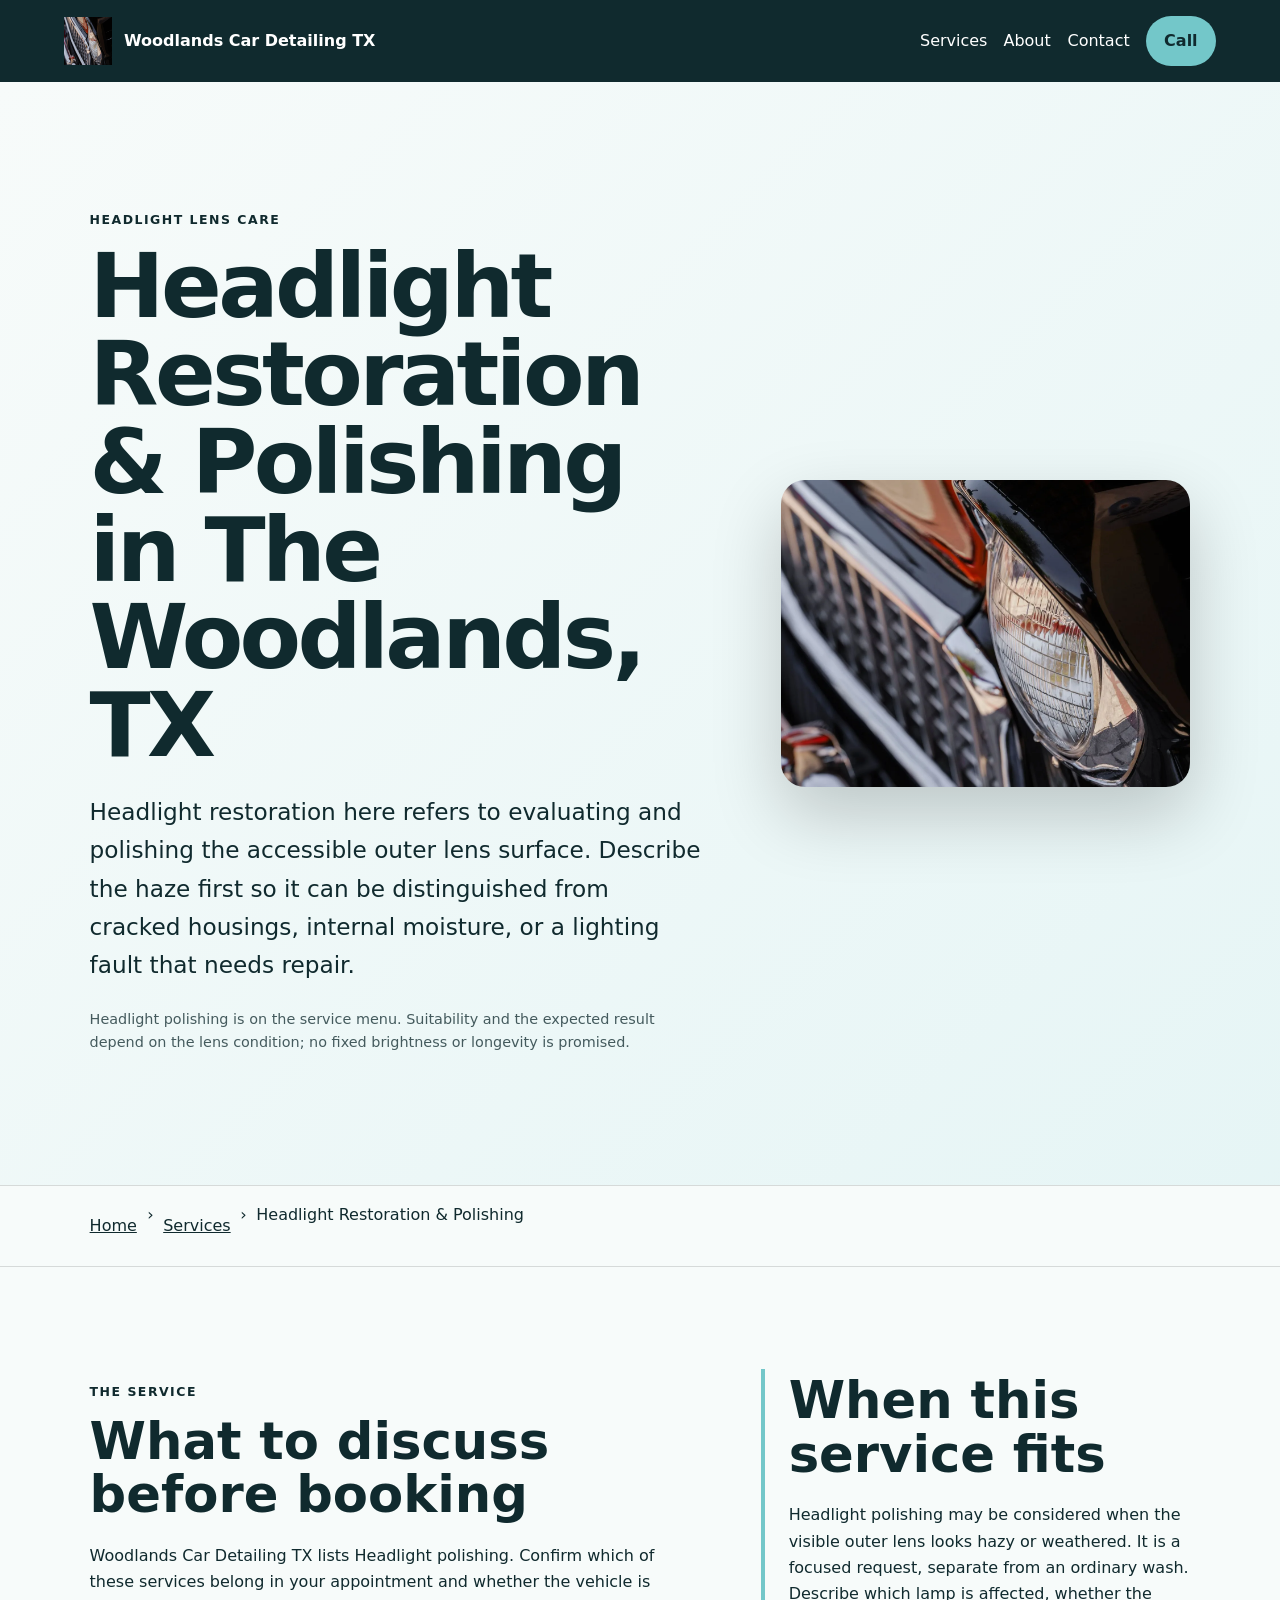
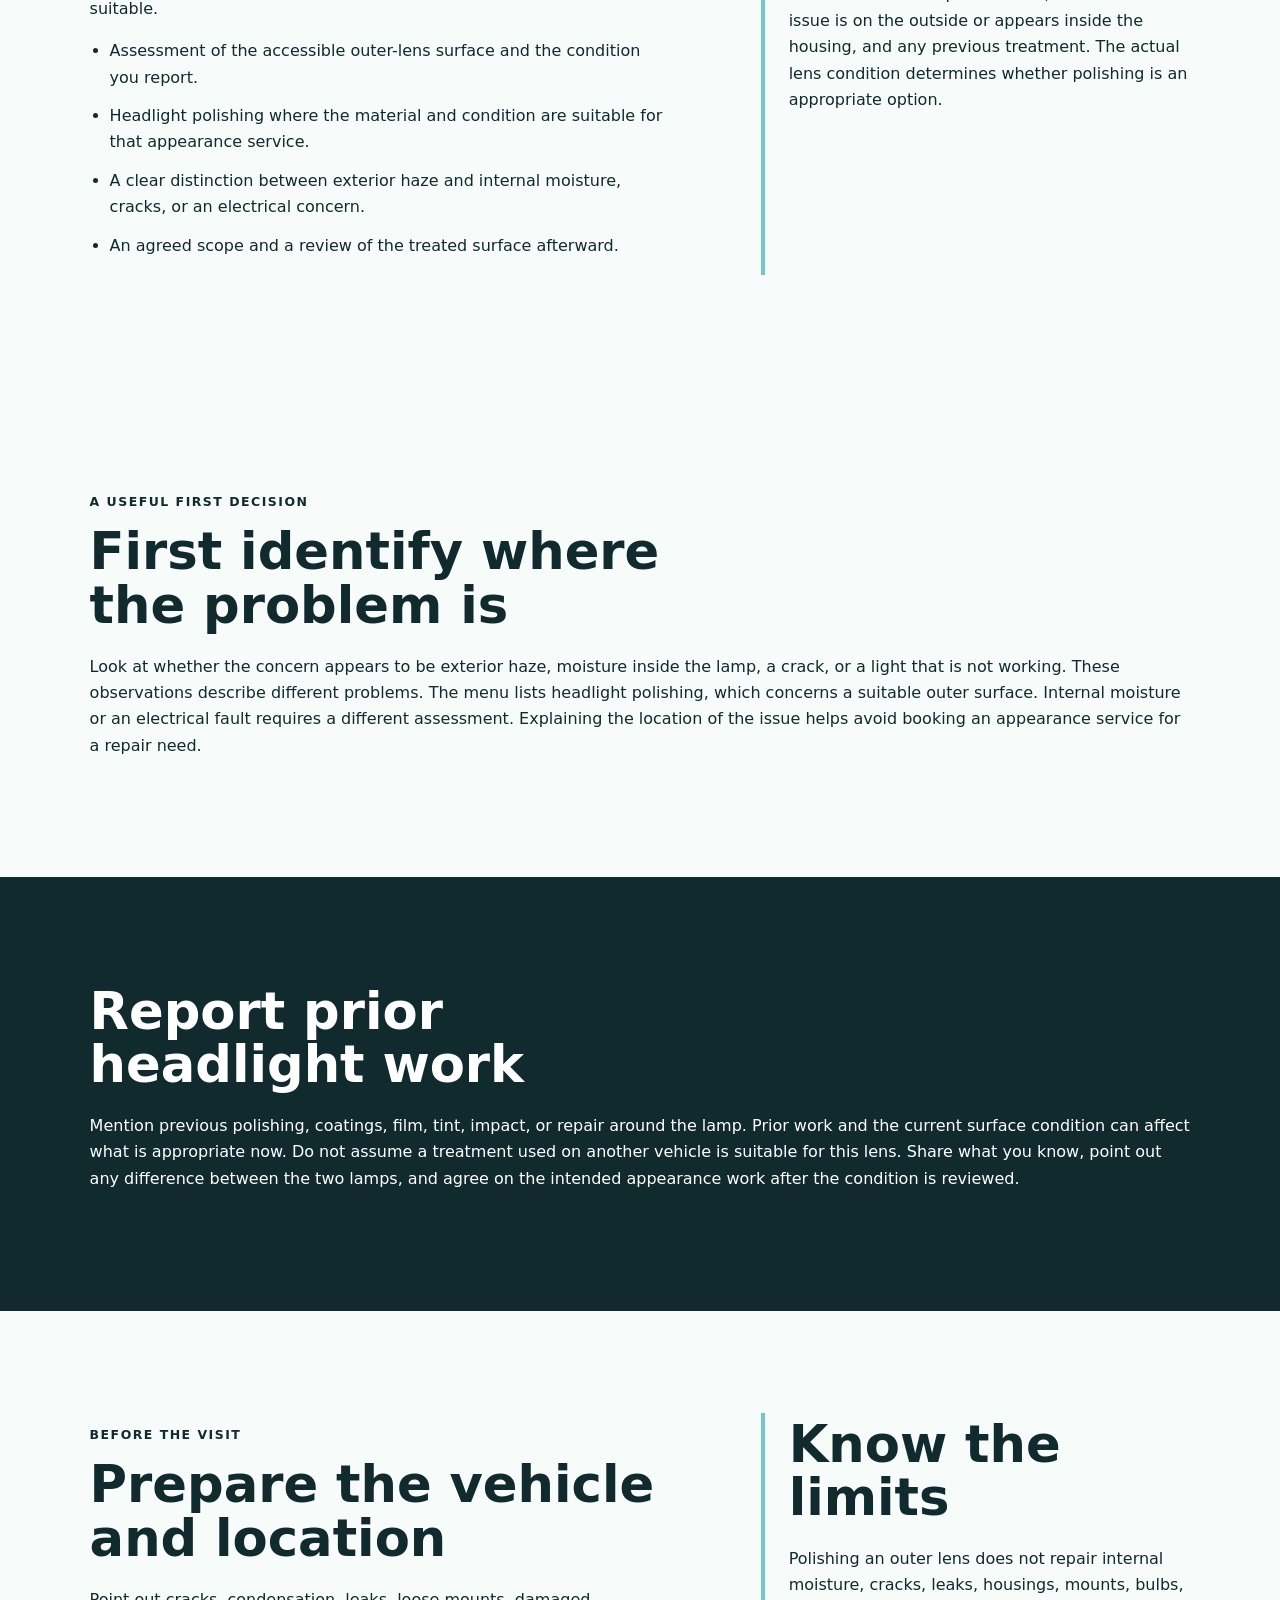
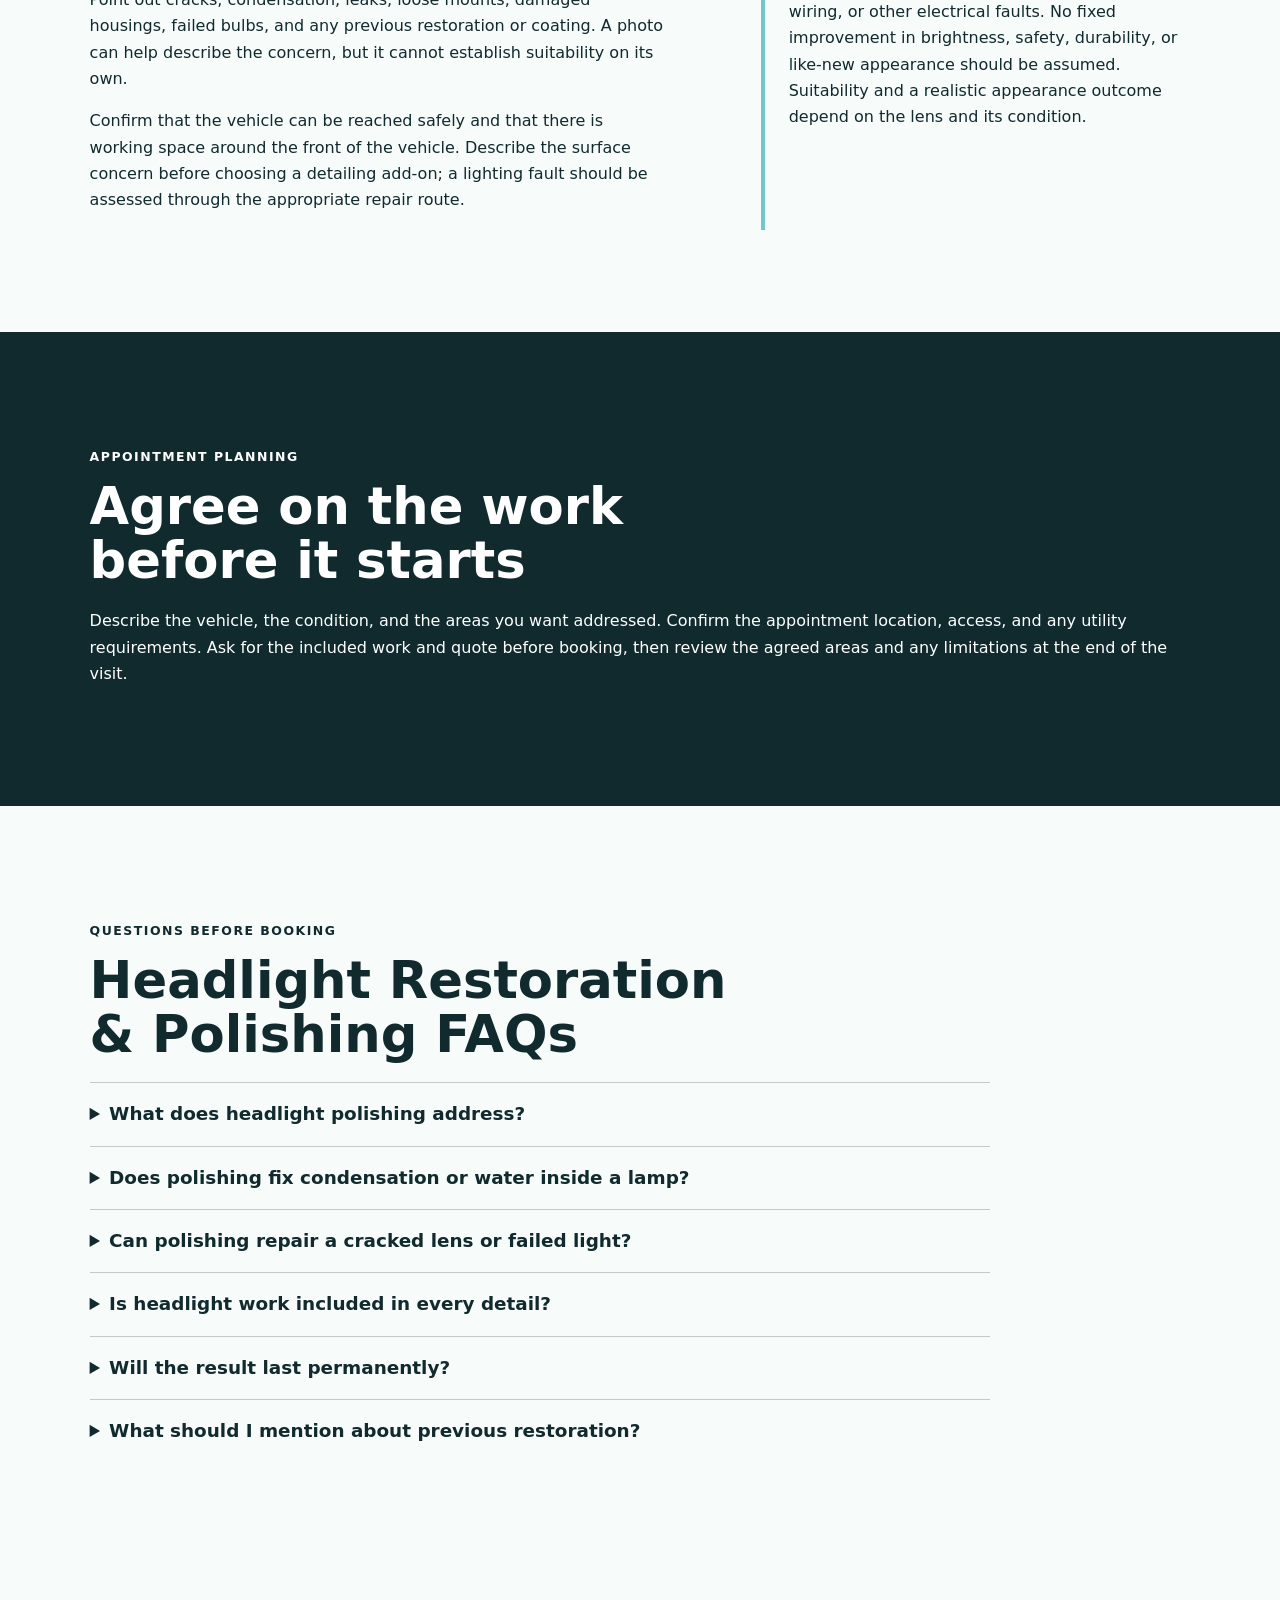
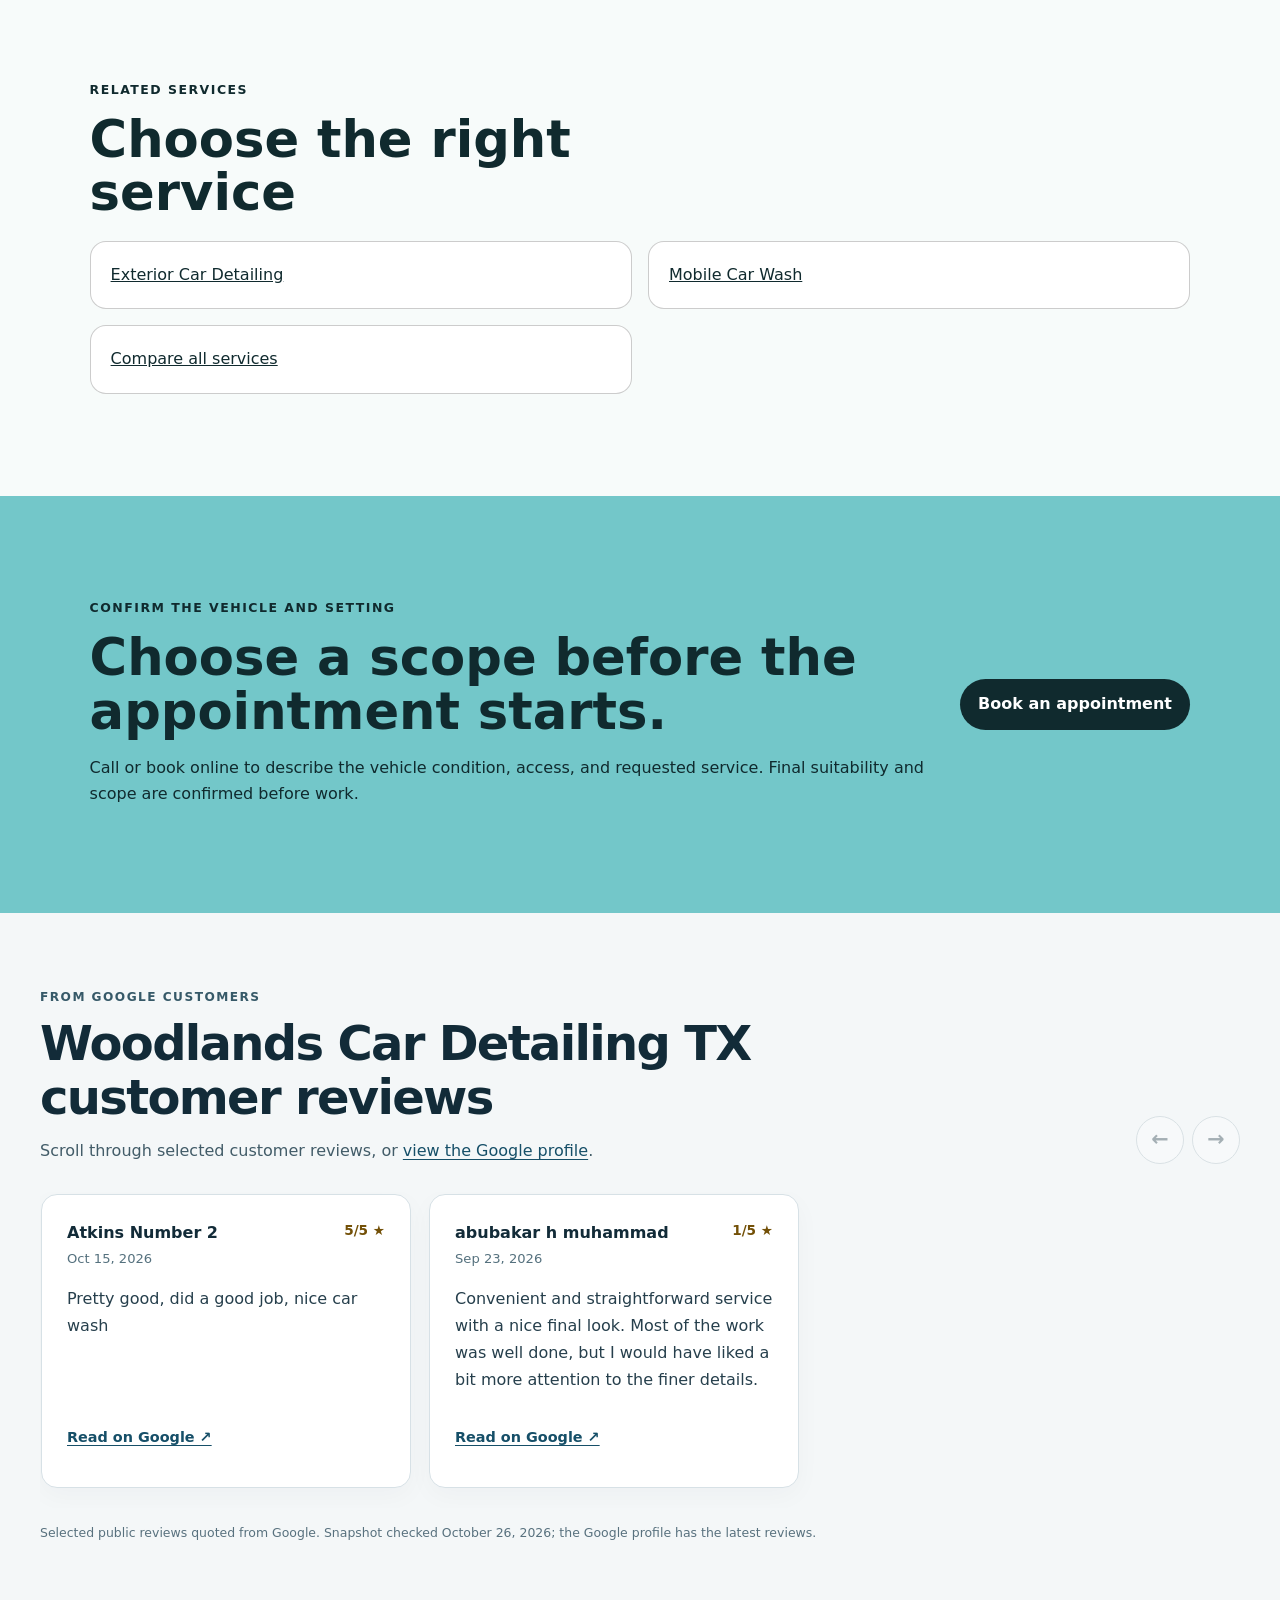
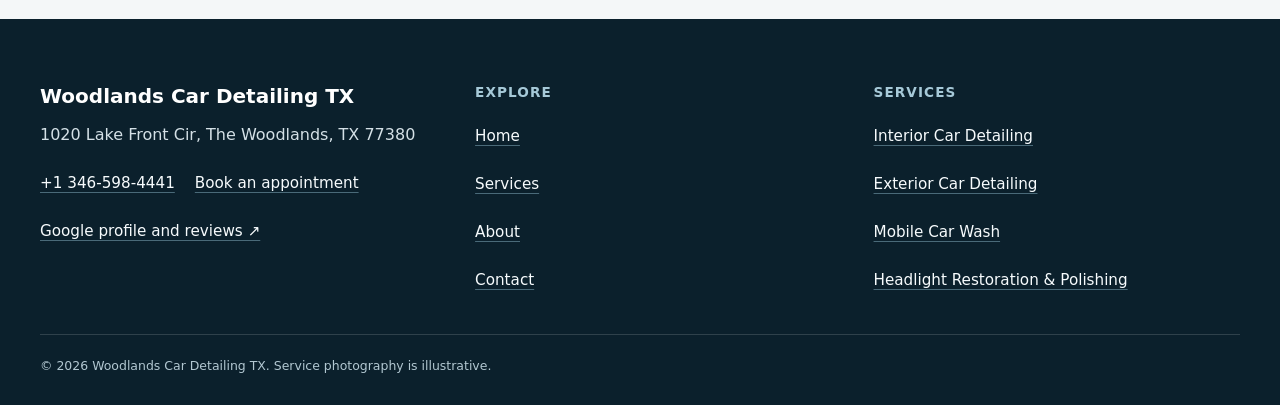
<file: services/headlight-restoration/index.html>
<!doctype html>
<html lang="en"><head>
  <meta charset="utf-8"><meta name="viewport" content="width=device-width,initial-scale=1">
  <title>Headlight Restoration &amp; Polishing in The Woodlands, TX | Woodlands Car Detailing TX</title>
  <meta name="description" content="Plan headlight restoration and polishing with Woodlands Car Detailing TX in The Woodlands: documented scope, vehicle preparation, access checks, and limitations.">
  <meta name="robots" content="index, follow, max-image-preview:large, max-snippet:-1">
  <link rel="canonical" href="https://woodlandscardetailingtx.shop/services/headlight-restoration/">
  <meta property="og:type" content="website"><meta property="og:title" content="Headlight Restoration &amp; Polishing in The Woodlands, TX | Woodlands Car Detailing TX">
  <meta property="og:description" content="Plan headlight restoration and polishing with Woodlands Car Detailing TX in The Woodlands: documented scope, vehicle preparation, access checks, and limitations."><meta property="og:url" content="https://woodlandscardetailingtx.shop/services/headlight-restoration/">
  <meta property="og:image" content="https://woodlandscardetailingtx.shop/assets/photos/hero-chrome-detail.webp"><meta name="twitter:card" content="summary_large_image">
  <link rel="icon" href="/assets/photos/hero-chrome-detail.webp"><link rel="stylesheet" href="/seo-pages.css"><script type="application/ld+json">{
  "@context": "https://schema.org",
  "@graph": [
    {
      "@type": "BreadcrumbList",
      "@id": "https://woodlandscardetailingtx.shop/services/headlight-restoration/#breadcrumb",
      "itemListElement": [
        {
          "@type": "ListItem",
          "position": 1,
          "name": "Home",
          "item": "https://woodlandscardetailingtx.shop/"
        },
        {
          "@type": "ListItem",
          "position": 2,
          "name": "Services",
          "item": "https://woodlandscardetailingtx.shop/services/"
        },
        {
          "@type": "ListItem",
          "position": 3,
          "name": "Headlight Restoration & Polishing",
          "item": "https://woodlandscardetailingtx.shop/services/headlight-restoration/"
        }
      ]
    },
    {
      "@type": "WebPage",
      "@id": "https://woodlandscardetailingtx.shop/services/headlight-restoration/#webpage",
      "url": "https://woodlandscardetailingtx.shop/services/headlight-restoration/",
      "name": "Headlight Restoration & Polishing in The Woodlands, TX | Woodlands Car Detailing TX",
      "description": "Plan headlight restoration and polishing with Woodlands Car Detailing TX in The Woodlands: documented scope, vehicle preparation, access checks, and limitations.",
      "breadcrumb": {
        "@id": "https://woodlandscardetailingtx.shop/services/headlight-restoration/#breadcrumb"
      },
      "isPartOf": {
        "@id": "https://woodlandscardetailingtx.shop/#website"
      },
      "about": {
        "@id": "https://woodlandscardetailingtx.shop/#business"
      }
    },
    {
      "@type": "Service",
      "@id": "https://woodlandscardetailingtx.shop/services/headlight-restoration/#service",
      "name": "Headlight Restoration & Polishing",
      "serviceType": "headlight restoration and polishing",
      "url": "https://woodlandscardetailingtx.shop/services/headlight-restoration/",
      "description": "Headlight polishing is a focused appearance service for suitable exterior lens surfaces; it is assessed separately from a full wash or complete detail.",
      "provider": {
        "@id": "https://woodlandscardetailingtx.shop/#business"
      },
      "areaServed": {
        "@type": "City",
        "name": "The Woodlands"
      }
    },
    {
      "@type": "ImageObject",
      "@id": "https://woodlandscardetailingtx.shop/services/headlight-restoration/#primaryimage",
      "contentUrl": "https://woodlandscardetailingtx.shop/assets/photos/hero-chrome-detail.webp",
      "caption": "Illustrative detailing artwork for Woodlands Car Detailing TX",
      "representativeOfPage": true
    }
  ]
}</script>
<link rel="stylesheet" href="/portfolio-components.css">
</head><body style="--pilot-accent:#73c7c9;--pilot-dark:#102a2e;--pilot-paper:#f7fbfa">
<a class="skip-link" href="#content">Skip to content</a>
<header class="pilot-header"><a class="pilot-brand" href="/"><img src="/assets/photos/hero-chrome-detail.webp" width="48" height="48" alt=""><span>Woodlands Car Detailing TX</span></a>
<nav aria-label="Primary navigation"><a href="/services/">Services</a><a href="/about/">About</a><a href="/contact/">Contact</a><a class="pilot-call" href="tel:+13465984441">Call</a></nav></header>
<main id="content"><section class="pilot-hero"><div><p class="eyebrow">Headlight lens care</p><h1>Headlight Restoration &amp; Polishing in The Woodlands, TX</h1><p class="pilot-answer">Headlight restoration here refers to evaluating and polishing the accessible outer lens surface. Describe the haze first so it can be distinguished from cracked housings, internal moisture, or a lighting fault that needs repair.</p><p class="pilot-proof">Headlight polishing is on the service menu. Suitability and the expected result depend on the lens condition; no fixed brightness or longevity is promised.</p></div><img alt="Illustrative detailing artwork for Woodlands Car Detailing TX" fetchpriority="high" height="720" src="/assets/photos/hero-chrome-detail.webp" width="960"/></section>
<nav aria-label="Breadcrumb" class="breadcrumbs"><a href="/">Home</a><span>›</span><a href="/services/">Services</a><span>›</span><span>Headlight Restoration &amp; Polishing</span></nav>
<section class="pilot-section pilot-grid"><div><p class="eyebrow">The service</p><h2>What to discuss before booking</h2><p>Woodlands Car Detailing TX lists Headlight polishing. Confirm which of these services belong in your appointment and whether the vehicle is suitable.</p><ul class="checklist"><li>Assessment of the accessible outer-lens surface and the condition you report.</li><li>Headlight polishing where the material and condition are suitable for that appearance service.</li><li>A clear distinction between exterior haze and internal moisture, cracks, or an electrical concern.</li><li>An agreed scope and a review of the treated surface afterward.</li></ul></div><aside><h2>When this service fits</h2><p>Headlight polishing may be considered when the visible outer lens looks hazy or weathered. It is a focused request, separate from an ordinary wash. Describe which lamp is affected, whether the issue is on the outside or appears inside the housing, and any previous treatment. The actual lens condition determines whether polishing is an appropriate option.</p></aside></section>
<section class="pilot-section"><p class="eyebrow">A useful first decision</p><h2>First identify where the problem is</h2><p>Look at whether the concern appears to be exterior haze, moisture inside the lamp, a crack, or a light that is not working. These observations describe different problems. The menu lists headlight polishing, which concerns a suitable outer surface. Internal moisture or an electrical fault requires a different assessment. Explaining the location of the issue helps avoid booking an appearance service for a repair need.</p></section><section class="pilot-section tone"><h2>Report prior headlight work</h2><p>Mention previous polishing, coatings, film, tint, impact, or repair around the lamp. Prior work and the current surface condition can affect what is appropriate now. Do not assume a treatment used on another vehicle is suitable for this lens. Share what you know, point out any difference between the two lamps, and agree on the intended appearance work after the condition is reviewed.</p></section>
<section class="pilot-section pilot-grid"><div><p class="eyebrow">Before the visit</p><h2>Prepare the vehicle and location</h2><p>Point out cracks, condensation, leaks, loose mounts, damaged housings, failed bulbs, and any previous restoration or coating. A photo can help describe the concern, but it cannot establish suitability on its own.</p><p>Confirm that the vehicle can be reached safely and that there is working space around the front of the vehicle. Describe the surface concern before choosing a detailing add-on; a lighting fault should be assessed through the appropriate repair route.</p></div><aside><h2>Know the limits</h2><p>Polishing an outer lens does not repair internal moisture, cracks, leaks, housings, mounts, bulbs, wiring, or other electrical faults. No fixed improvement in brightness, safety, durability, or like-new appearance should be assumed. Suitability and a realistic appearance outcome depend on the lens and its condition.</p></aside></section>
<section class="pilot-section tone"><p class="eyebrow">Appointment planning</p><h2>Agree on the work before it starts</h2><p>Describe the vehicle, the condition, and the areas you want addressed. Confirm the appointment location, access, and any utility requirements. Ask for the included work and quote before booking, then review the agreed areas and any limitations at the end of the visit.</p></section>
<section class="pilot-section"><p class="eyebrow">Questions before booking</p><h2>Headlight Restoration &amp; Polishing FAQs</h2><div class="faq-list"><details><summary>What does headlight polishing address?</summary><p>It is an appearance service for suitable outer-lens surfaces. Exterior haze can be assessed for polishing, but the actual material and condition must be reviewed before work is agreed.</p></details><details><summary>Does polishing fix condensation or water inside a lamp?</summary><p>No. An exterior polish does not fix internal moisture, a leak, or a damaged housing. Describe those signs before booking so a different repair need is not mistaken for surface haze.</p></details><details><summary>Can polishing repair a cracked lens or failed light?</summary><p>No. Cracks, loose mounts, failed bulbs, wiring faults, and similar damage are different repair paths. Headlight polishing should not be represented as a substitute.</p></details><details><summary>Is headlight work included in every detail?</summary><p>No. It is separately listed on the menu. Confirm whether it is part of your quote and whether one or both lenses are being considered.</p></details><details><summary>Will the result last permanently?</summary><p>No fixed lifetime should be assumed. Lens condition, prior treatment, and the agreed work affect expectations. Ask about the intended result and any aftercare without relying on a permanence guarantee.</p></details><details><summary>What should I mention about previous restoration?</summary><p>Share any known polishing, coating, film, tint, impact, or repair around the lamp. That history helps with the suitability discussion.</p></details></div></section>
<section class="pilot-section related"><p class="eyebrow">Related services</p><h2>Choose the right service</h2><div class="related-links"><a href="/services/exterior-car-detailing/">Exterior Car Detailing</a><a href="/services/mobile-car-wash/">Mobile Car Wash</a><a href="/services/">Compare all services</a></div></section>
<section class="pilot-cta"><div><p class="eyebrow">Confirm the vehicle and setting</p><h2>Choose a scope before the appointment starts.</h2><p>Call or book online to describe the vehicle condition, access, and requested service. Final suitability and scope are confirmed before work.</p></div><a class="pilot-button" href="/scheduling">Book an appointment</a></section>
<!-- PORTFOLIO-REVIEWS:START --><section class="portfolio-reviews" aria-labelledby="portfolio-reviews-title"><div class="portfolio-reviews__heading"><div><p class="portfolio-reviews__kicker">From Google customers</p><h2 id="portfolio-reviews-title">Woodlands Car Detailing TX customer reviews</h2><p class="portfolio-reviews__intro">Scroll through selected customer reviews, or <a href="https://www.google.com/maps?cid=15695866806077890781" target="_blank" rel="noopener noreferrer">view the Google profile</a>.</p></div><div class="portfolio-reviews__controls"><button type="button" data-reviews-prev aria-label="Previous reviews">←</button><button type="button" data-reviews-next aria-label="Next reviews">→</button></div></div><div class="portfolio-reviews__track" role="region" aria-label="Scrollable customer reviews" tabindex="0"><article class="portfolio-review"><div class="portfolio-review__meta"><div><span class="portfolio-review__author">Atkins Number 2</span><time datetime="2026-10-15">Oct 15, 2026</time></div><span class="portfolio-review__rating" aria-label="5 out of 5 stars">5/5 ★</span></div><blockquote><p>Pretty good, did a good job, nice car wash</p></blockquote><a class="portfolio-review__source" href="https://www.google.com/maps/reviews/data=!4m8!14m7!1m6!2m5!1sCi9DQUlRQUNvZENodHljRjlvT205NFVXbEhXR1pZTTA4MldXczVjelkxYVZKUVJIYxAB!2m1!1s0x0:0xd9d2ebb32a1e20dd!3m1!1s2@1:CAIQACodChtycF9oOm94UWlHWGZYM082WWs5czY1aVJQRHc%7C%7C?hl=en-US" target="_blank" rel="noopener noreferrer">Read on Google ↗</a></article><article class="portfolio-review"><div class="portfolio-review__meta"><div><span class="portfolio-review__author">abubakar h muhammad</span><time datetime="2026-09-23">Sep 23, 2026</time></div><span class="portfolio-review__rating" aria-label="1 out of 5 stars">1/5 ★</span></div><blockquote><p>Convenient and straightforward service with a nice final look. Most of the work was well done, but I would have liked a bit more attention to the finer details.</p></blockquote><a class="portfolio-review__source" href="https://www.google.com/maps/reviews/data=!4m8!14m7!1m6!2m5!1sCi9DQUlRQUNvZENodHljRjlvT25wYU0wTkJRWEJTTTFGYU4ycEVRMHhOWXpGMVQxRRAB!2m1!1s0x0:0xd9d2ebb32a1e20dd!3m1!1s2@1:CAIQACodChtycF9oOnpaM0NBQXBSM1FaN2pEQ0xNYzF1T1E%7C%7C?hl=en-US" target="_blank" rel="noopener noreferrer">Read on Google ↗</a></article></div><p class="portfolio-reviews__note">Selected public reviews quoted from Google. Snapshot checked <time datetime="2026-10-26">October 26, 2026</time>; the Google profile has the latest reviews.</p></section><!-- PORTFOLIO-REVIEWS:END -->
</main><footer class="portfolio-footer"><div class="portfolio-footer__grid"><div><strong class="portfolio-footer__name">Woodlands Car Detailing TX</strong><address>1020 Lake Front Cir, The Woodlands, TX 77380</address><div class="portfolio-footer__contact"><a href="tel:+13465984441">+1 346-598-4441</a><a href="/scheduling">Book an appointment</a></div><a href="https://www.google.com/maps?cid=15695866806077890781" target="_blank" rel="noopener noreferrer">Google profile and reviews ↗</a></div><div><h2>Explore</h2><nav aria-label="Footer navigation"><a href="/">Home</a><a href="/services/">Services</a><a href="/about/">About</a><a href="/contact/">Contact</a></nav></div><div><h2>Services</h2><nav aria-label="Service pages"><a href="/services/interior-car-detailing/">Interior Car Detailing</a><a href="/services/exterior-car-detailing/">Exterior Car Detailing</a><a href="/services/mobile-car-wash/">Mobile Car Wash</a><a href="/services/headlight-restoration/">Headlight Restoration &amp; Polishing</a></nav></div></div><p class="portfolio-footer__bottom">© <span id="year">2026</span> Woodlands Car Detailing TX. Service photography is illustrative.</p></footer>
<script src="/portfolio-components.js" defer></script>
</body></html>
</file>
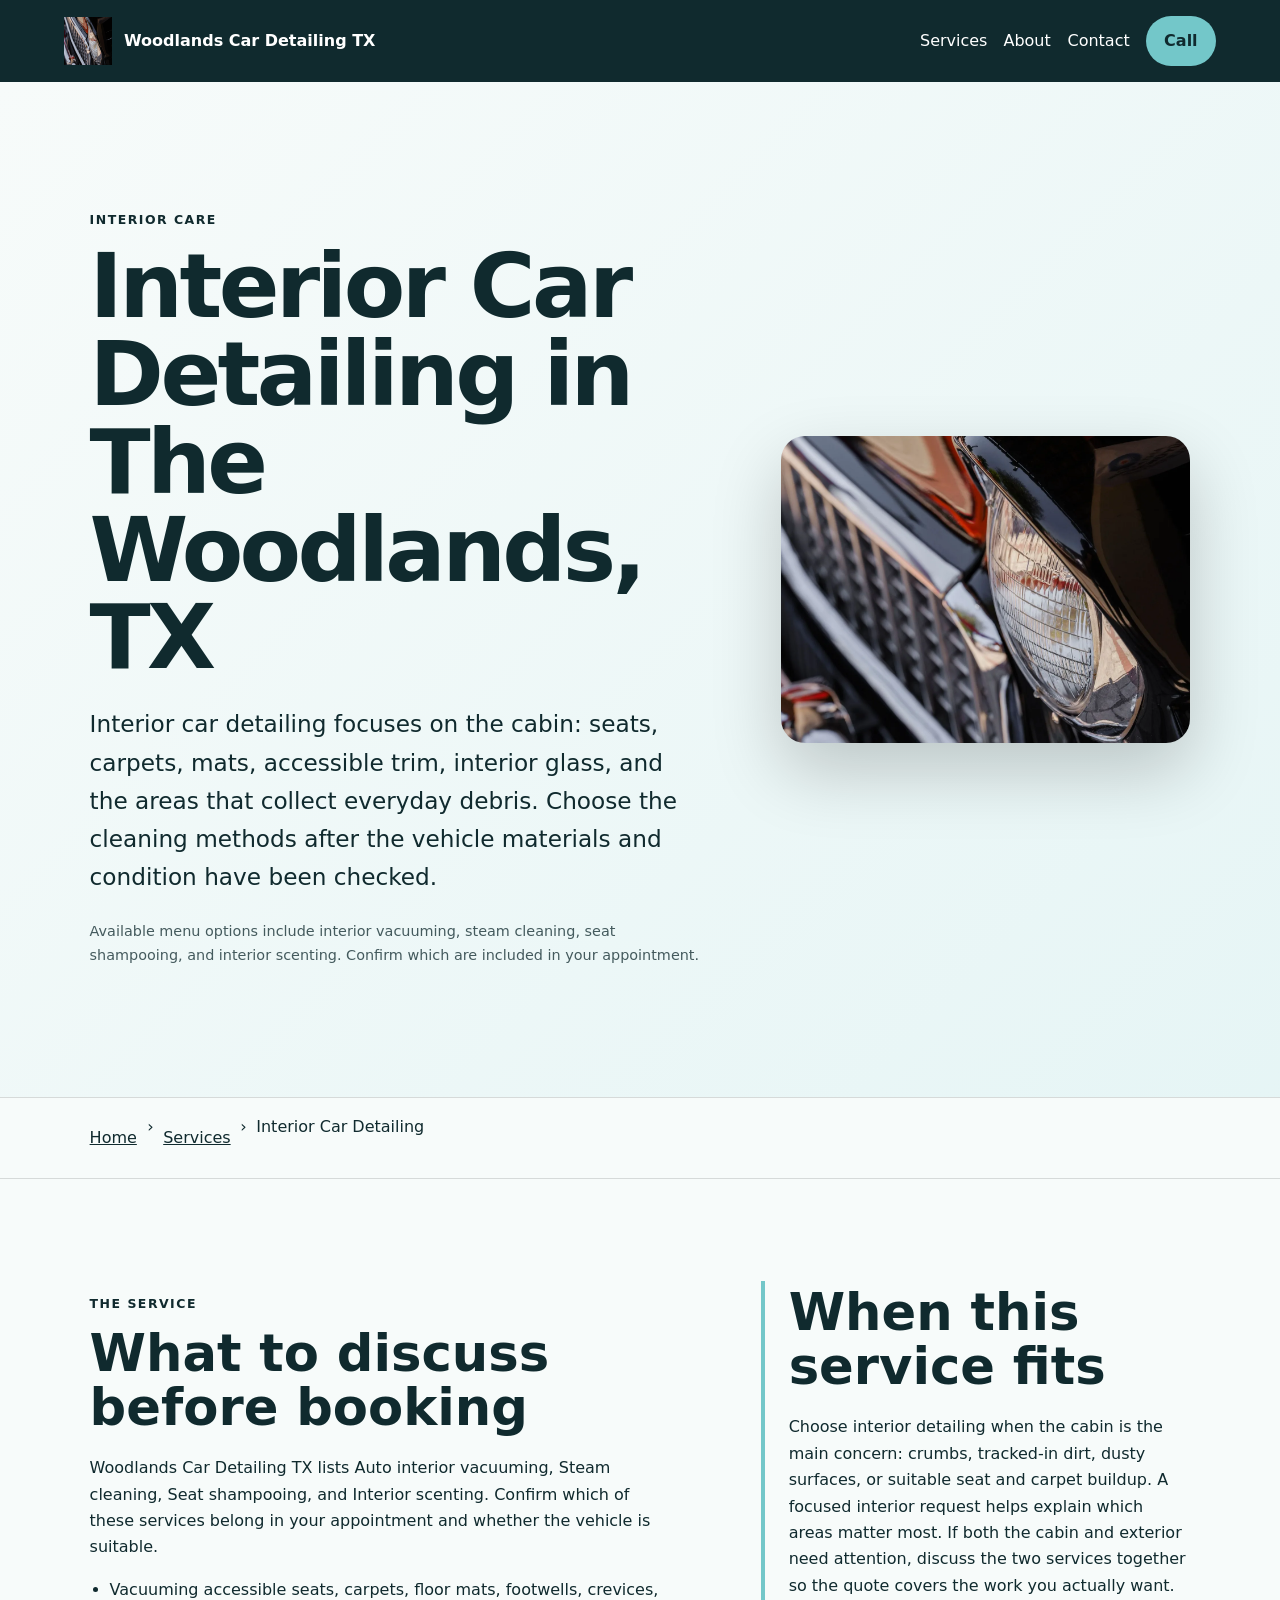
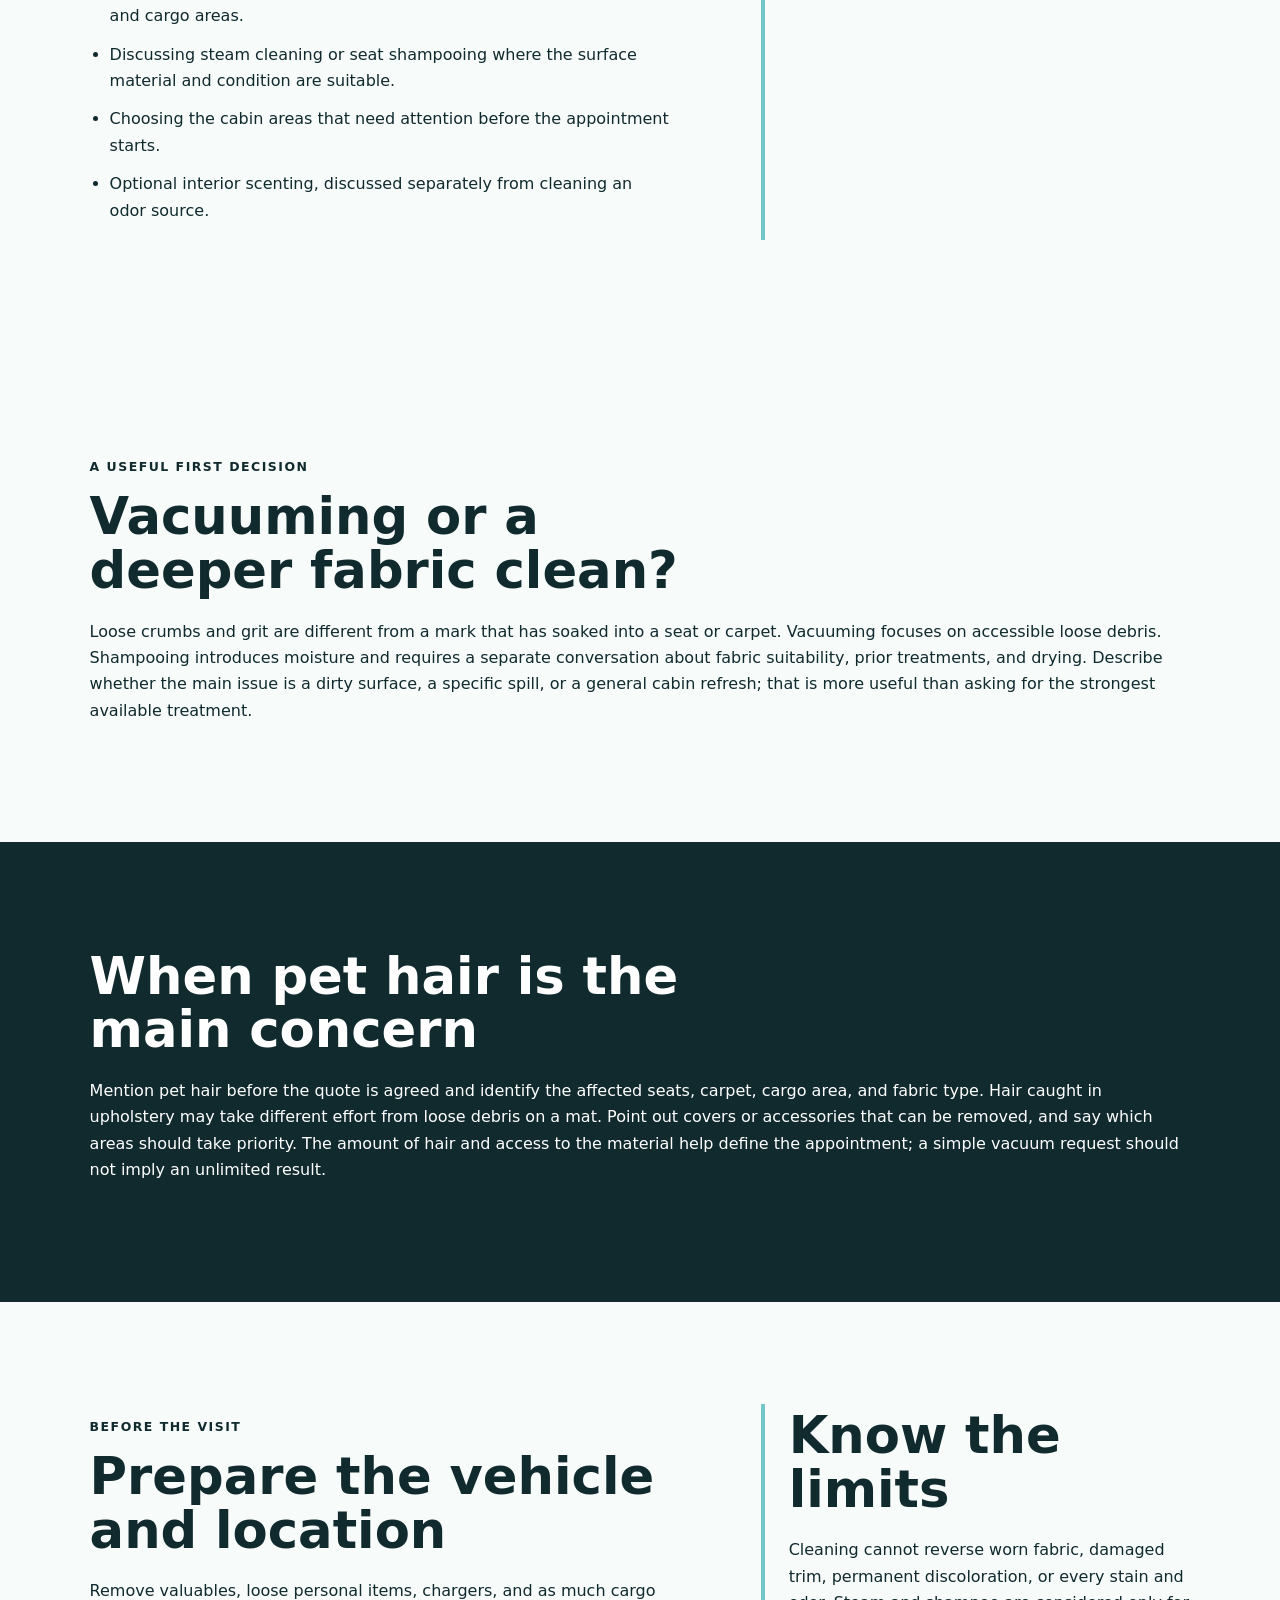
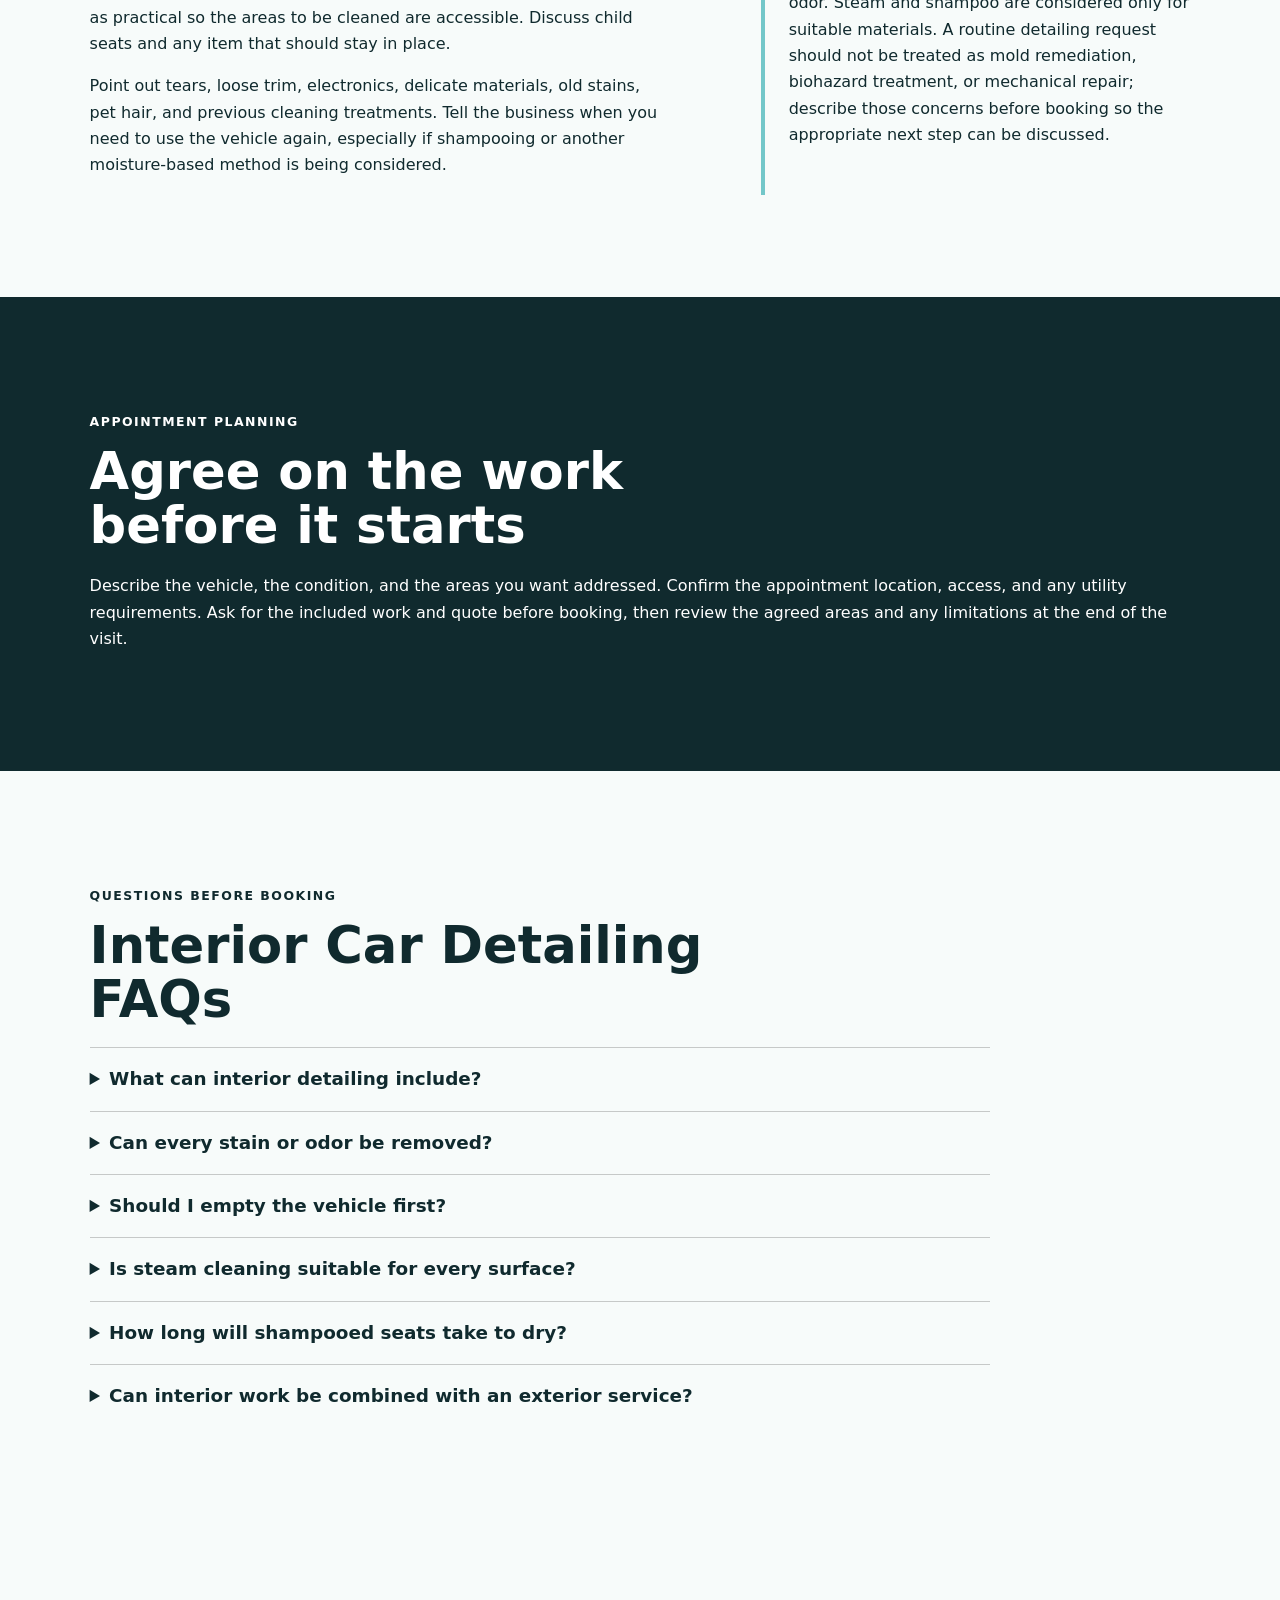
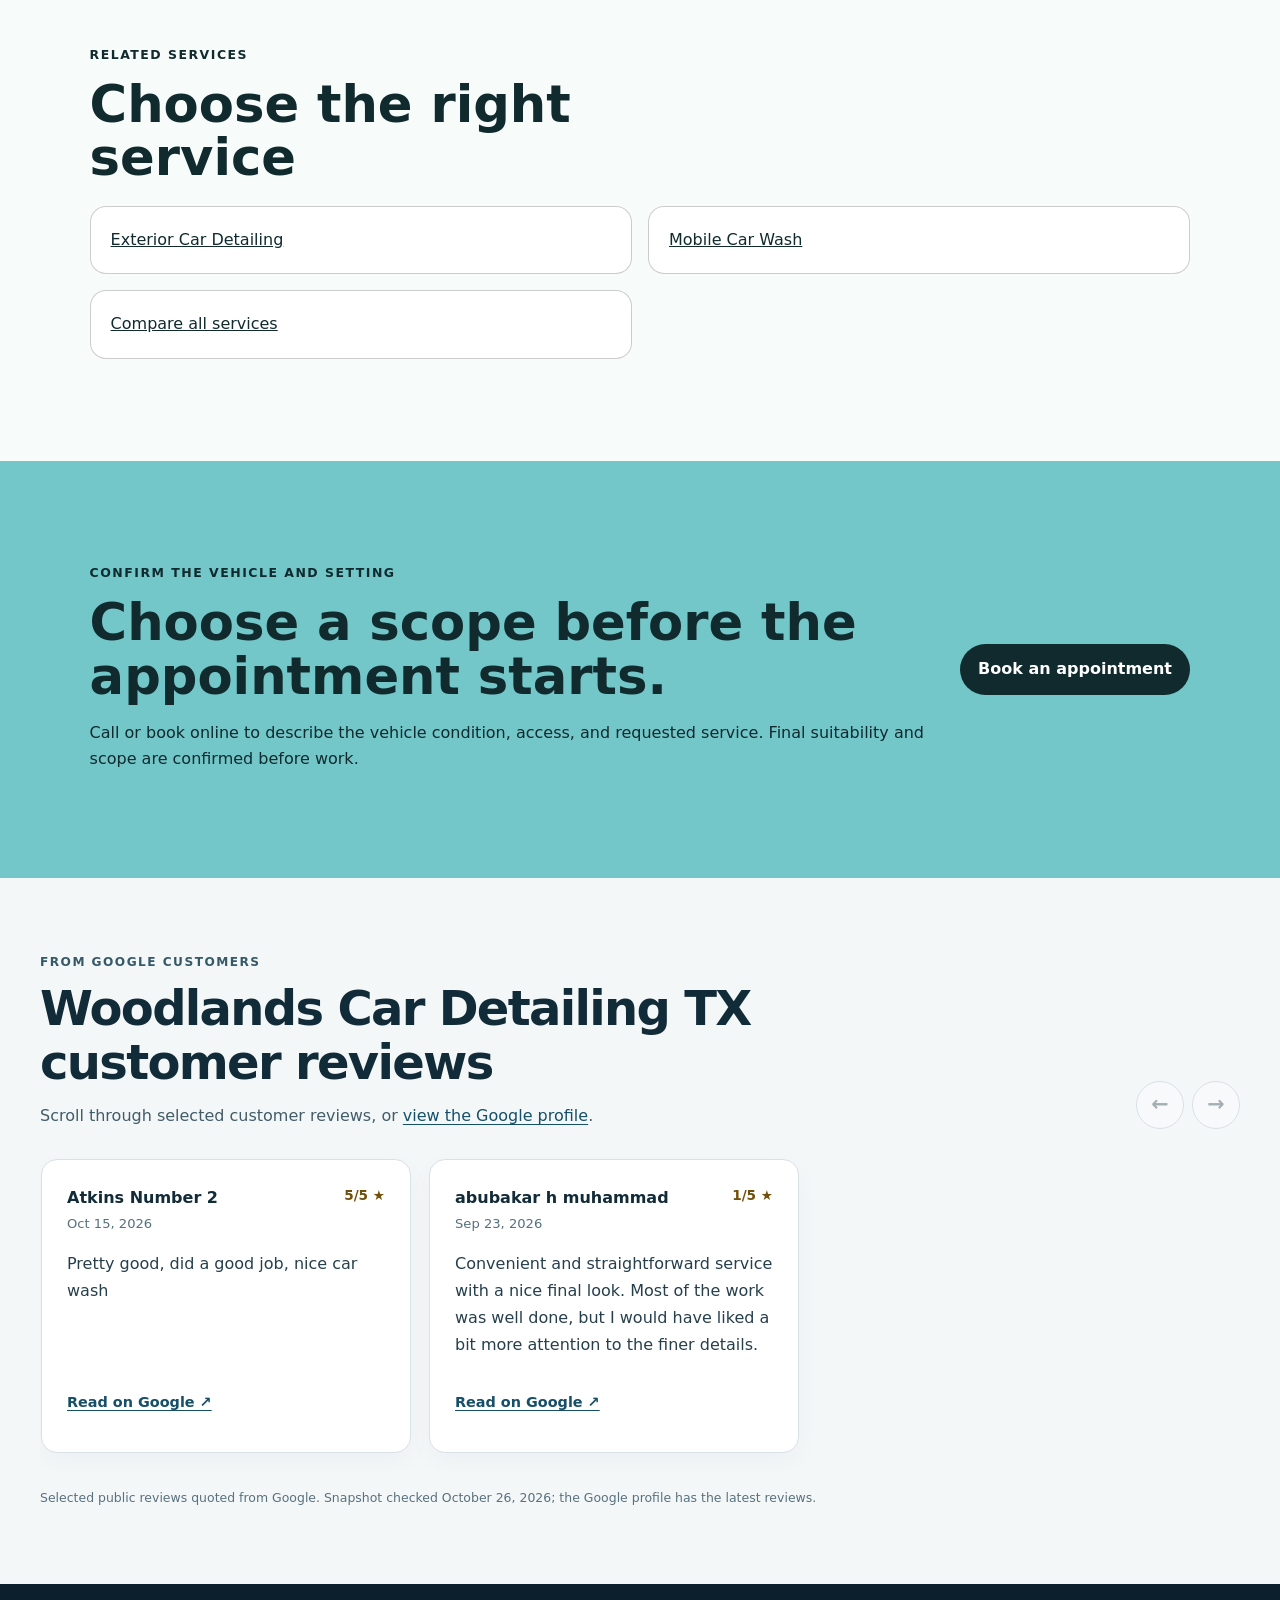
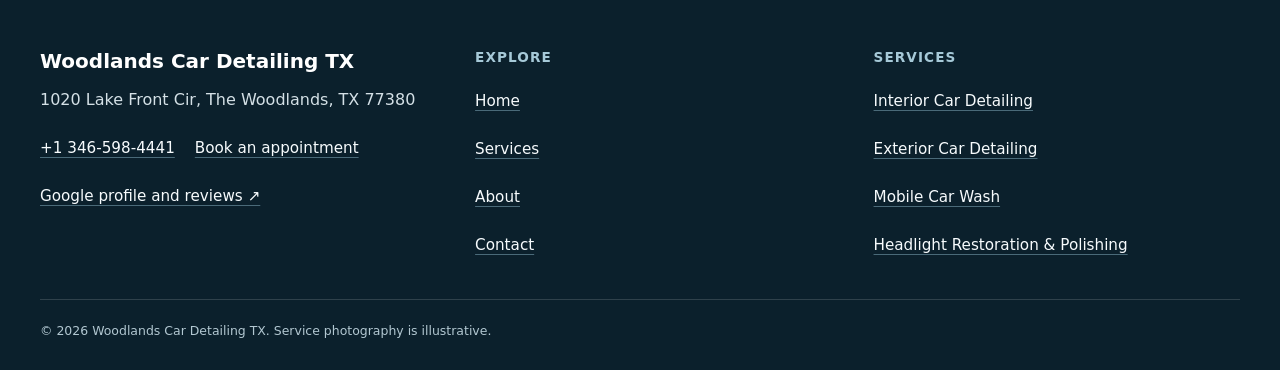
<file: services/interior-car-detailing/index.html>
<!doctype html>
<html lang="en"><head>
  <meta charset="utf-8"><meta name="viewport" content="width=device-width,initial-scale=1">
  <title>Interior Car Detailing in The Woodlands, TX | Woodlands Car Detailing TX</title>
  <meta name="description" content="Plan interior car detailing with Woodlands Car Detailing TX in The Woodlands: documented scope, vehicle preparation, access checks, and limitations.">
  <meta name="robots" content="index, follow, max-image-preview:large, max-snippet:-1">
  <link rel="canonical" href="https://woodlandscardetailingtx.shop/services/interior-car-detailing/">
  <meta property="og:type" content="website"><meta property="og:title" content="Interior Car Detailing in The Woodlands, TX | Woodlands Car Detailing TX">
  <meta property="og:description" content="Plan interior car detailing with Woodlands Car Detailing TX in The Woodlands: documented scope, vehicle preparation, access checks, and limitations."><meta property="og:url" content="https://woodlandscardetailingtx.shop/services/interior-car-detailing/">
  <meta property="og:image" content="https://woodlandscardetailingtx.shop/assets/photos/hero-chrome-detail.webp"><meta name="twitter:card" content="summary_large_image">
  <link rel="icon" href="/assets/photos/hero-chrome-detail.webp"><link rel="stylesheet" href="/seo-pages.css"><script type="application/ld+json">{
  "@context": "https://schema.org",
  "@graph": [
    {
      "@type": "BreadcrumbList",
      "@id": "https://woodlandscardetailingtx.shop/services/interior-car-detailing/#breadcrumb",
      "itemListElement": [
        {
          "@type": "ListItem",
          "position": 1,
          "name": "Home",
          "item": "https://woodlandscardetailingtx.shop/"
        },
        {
          "@type": "ListItem",
          "position": 2,
          "name": "Services",
          "item": "https://woodlandscardetailingtx.shop/services/"
        },
        {
          "@type": "ListItem",
          "position": 3,
          "name": "Interior Car Detailing",
          "item": "https://woodlandscardetailingtx.shop/services/interior-car-detailing/"
        }
      ]
    },
    {
      "@type": "WebPage",
      "@id": "https://woodlandscardetailingtx.shop/services/interior-car-detailing/#webpage",
      "url": "https://woodlandscardetailingtx.shop/services/interior-car-detailing/",
      "name": "Interior Car Detailing in The Woodlands, TX | Woodlands Car Detailing TX",
      "description": "Plan interior car detailing with Woodlands Car Detailing TX in The Woodlands: documented scope, vehicle preparation, access checks, and limitations.",
      "breadcrumb": {
        "@id": "https://woodlandscardetailingtx.shop/services/interior-car-detailing/#breadcrumb"
      },
      "isPartOf": {
        "@id": "https://woodlandscardetailingtx.shop/#website"
      },
      "about": {
        "@id": "https://woodlandscardetailingtx.shop/#business"
      }
    },
    {
      "@type": "Service",
      "@id": "https://woodlandscardetailingtx.shop/services/interior-car-detailing/#service",
      "name": "Interior Car Detailing",
      "serviceType": "interior car detailing",
      "url": "https://woodlandscardetailingtx.shop/services/interior-car-detailing/",
      "description": "Interior car detailing focuses on the cabin: visible debris, carpets, floor mats, seats, footwells, crevices, cargo areas, and suitable high-use surfaces.",
      "provider": {
        "@id": "https://woodlandscardetailingtx.shop/#business"
      },
      "areaServed": {
        "@type": "City",
        "name": "The Woodlands"
      }
    },
    {
      "@type": "ImageObject",
      "@id": "https://woodlandscardetailingtx.shop/services/interior-car-detailing/#primaryimage",
      "contentUrl": "https://woodlandscardetailingtx.shop/assets/photos/hero-chrome-detail.webp",
      "caption": "Illustrative detailing artwork for Woodlands Car Detailing TX",
      "representativeOfPage": true
    }
  ]
}</script>
<link rel="stylesheet" href="/portfolio-components.css">
</head><body style="--pilot-accent:#73c7c9;--pilot-dark:#102a2e;--pilot-paper:#f7fbfa">
<a class="skip-link" href="#content">Skip to content</a>
<header class="pilot-header"><a class="pilot-brand" href="/"><img src="/assets/photos/hero-chrome-detail.webp" width="48" height="48" alt=""><span>Woodlands Car Detailing TX</span></a>
<nav aria-label="Primary navigation"><a href="/services/">Services</a><a href="/about/">About</a><a href="/contact/">Contact</a><a class="pilot-call" href="tel:+13465984441">Call</a></nav></header>
<main id="content"><section class="pilot-hero"><div><p class="eyebrow">Interior care</p><h1>Interior Car Detailing in The Woodlands, TX</h1><p class="pilot-answer">Interior car detailing focuses on the cabin: seats, carpets, mats, accessible trim, interior glass, and the areas that collect everyday debris. Choose the cleaning methods after the vehicle materials and condition have been checked.</p><p class="pilot-proof">Available menu options include interior vacuuming, steam cleaning, seat shampooing, and interior scenting. Confirm which are included in your appointment.</p></div><img alt="Illustrative detailing artwork for Woodlands Car Detailing TX" fetchpriority="high" height="720" src="/assets/photos/hero-chrome-detail.webp" width="960"/></section>
<nav aria-label="Breadcrumb" class="breadcrumbs"><a href="/">Home</a><span>›</span><a href="/services/">Services</a><span>›</span><span>Interior Car Detailing</span></nav>
<section class="pilot-section pilot-grid"><div><p class="eyebrow">The service</p><h2>What to discuss before booking</h2><p>Woodlands Car Detailing TX lists Auto interior vacuuming, Steam cleaning, Seat shampooing, and Interior scenting. Confirm which of these services belong in your appointment and whether the vehicle is suitable.</p><ul class="checklist"><li>Vacuuming accessible seats, carpets, floor mats, footwells, crevices, and cargo areas.</li><li>Discussing steam cleaning or seat shampooing where the surface material and condition are suitable.</li><li>Choosing the cabin areas that need attention before the appointment starts.</li><li>Optional interior scenting, discussed separately from cleaning an odor source.</li></ul></div><aside><h2>When this service fits</h2><p>Choose interior detailing when the cabin is the main concern: crumbs, tracked-in dirt, dusty surfaces, or suitable seat and carpet buildup. A focused interior request helps explain which areas matter most. If both the cabin and exterior need attention, discuss the two services together so the quote covers the work you actually want.</p></aside></section>
<section class="pilot-section"><p class="eyebrow">A useful first decision</p><h2>Vacuuming or a deeper fabric clean?</h2><p>Loose crumbs and grit are different from a mark that has soaked into a seat or carpet. Vacuuming focuses on accessible loose debris. Shampooing introduces moisture and requires a separate conversation about fabric suitability, prior treatments, and drying. Describe whether the main issue is a dirty surface, a specific spill, or a general cabin refresh; that is more useful than asking for the strongest available treatment.</p></section><section class="pilot-section tone"><h2>When pet hair is the main concern</h2><p>Mention pet hair before the quote is agreed and identify the affected seats, carpet, cargo area, and fabric type. Hair caught in upholstery may take different effort from loose debris on a mat. Point out covers or accessories that can be removed, and say which areas should take priority. The amount of hair and access to the material help define the appointment; a simple vacuum request should not imply an unlimited result.</p></section>
<section class="pilot-section pilot-grid"><div><p class="eyebrow">Before the visit</p><h2>Prepare the vehicle and location</h2><p>Remove valuables, loose personal items, chargers, and as much cargo as practical so the areas to be cleaned are accessible. Discuss child seats and any item that should stay in place.</p><p>Point out tears, loose trim, electronics, delicate materials, old stains, pet hair, and previous cleaning treatments. Tell the business when you need to use the vehicle again, especially if shampooing or another moisture-based method is being considered.</p></div><aside><h2>Know the limits</h2><p>Cleaning cannot reverse worn fabric, damaged trim, permanent discoloration, or every stain and odor. Steam and shampoo are considered only for suitable materials. A routine detailing request should not be treated as mold remediation, biohazard treatment, or mechanical repair; describe those concerns before booking so the appropriate next step can be discussed.</p></aside></section>
<section class="pilot-section tone"><p class="eyebrow">Appointment planning</p><h2>Agree on the work before it starts</h2><p>Describe the vehicle, the condition, and the areas you want addressed. Confirm the appointment location, access, and any utility requirements. Ask for the included work and quote before booking, then review the agreed areas and any limitations at the end of the visit.</p></section>
<section class="pilot-section"><p class="eyebrow">Questions before booking</p><h2>Interior Car Detailing FAQs</h2><div class="faq-list"><details><summary>What can interior detailing include?</summary><p>The menu includes interior vacuuming, steam cleaning, seat shampooing, and interior scenting. The exact combination depends on the vehicle, the material, and the scope agreed before the visit; each method is not automatically included in every request.</p></details><details><summary>Can every stain or odor be removed?</summary><p>No result should be promised without assessing the material and cause. Old stains, prior treatments, permanent discoloration, and an inaccessible odor source can limit what cleaning achieves.</p></details><details><summary>Should I empty the vehicle first?</summary><p>Remove valuables and as many loose belongings as practical. Discuss child seats, cargo, and items that need to stay in place so access and priorities are clear.</p></details><details><summary>Is steam cleaning suitable for every surface?</summary><p>No. Steam is considered only for suitable materials and conditions. Tell the business about electronics, delicate trim, existing damage, and previous treatments before a method is agreed.</p></details><details><summary>How long will shampooed seats take to dry?</summary><p>There is no single drying time for every vehicle. The treatment, material, airflow, and appointment conditions matter. Explain when the vehicle must return to use and confirm drying expectations before booking.</p></details><details><summary>Can interior work be combined with an exterior service?</summary><p>Interior and exterior services are both on the menu. Ask for a combined quote and confirm the included work rather than assuming an exterior wash is part of every interior appointment.</p></details></div></section>
<section class="pilot-section related"><p class="eyebrow">Related services</p><h2>Choose the right service</h2><div class="related-links"><a href="/services/exterior-car-detailing/">Exterior Car Detailing</a><a href="/services/mobile-car-wash/">Mobile Car Wash</a><a href="/services/">Compare all services</a></div></section>
<section class="pilot-cta"><div><p class="eyebrow">Confirm the vehicle and setting</p><h2>Choose a scope before the appointment starts.</h2><p>Call or book online to describe the vehicle condition, access, and requested service. Final suitability and scope are confirmed before work.</p></div><a class="pilot-button" href="/scheduling">Book an appointment</a></section>
<!-- PORTFOLIO-REVIEWS:START --><section class="portfolio-reviews" aria-labelledby="portfolio-reviews-title"><div class="portfolio-reviews__heading"><div><p class="portfolio-reviews__kicker">From Google customers</p><h2 id="portfolio-reviews-title">Woodlands Car Detailing TX customer reviews</h2><p class="portfolio-reviews__intro">Scroll through selected customer reviews, or <a href="https://www.google.com/maps?cid=15695866806077890781" target="_blank" rel="noopener noreferrer">view the Google profile</a>.</p></div><div class="portfolio-reviews__controls"><button type="button" data-reviews-prev aria-label="Previous reviews">←</button><button type="button" data-reviews-next aria-label="Next reviews">→</button></div></div><div class="portfolio-reviews__track" role="region" aria-label="Scrollable customer reviews" tabindex="0"><article class="portfolio-review"><div class="portfolio-review__meta"><div><span class="portfolio-review__author">Atkins Number 2</span><time datetime="2026-10-15">Oct 15, 2026</time></div><span class="portfolio-review__rating" aria-label="5 out of 5 stars">5/5 ★</span></div><blockquote><p>Pretty good, did a good job, nice car wash</p></blockquote><a class="portfolio-review__source" href="https://www.google.com/maps/reviews/data=!4m8!14m7!1m6!2m5!1sCi9DQUlRQUNvZENodHljRjlvT205NFVXbEhXR1pZTTA4MldXczVjelkxYVZKUVJIYxAB!2m1!1s0x0:0xd9d2ebb32a1e20dd!3m1!1s2@1:CAIQACodChtycF9oOm94UWlHWGZYM082WWs5czY1aVJQRHc%7C%7C?hl=en-US" target="_blank" rel="noopener noreferrer">Read on Google ↗</a></article><article class="portfolio-review"><div class="portfolio-review__meta"><div><span class="portfolio-review__author">abubakar h muhammad</span><time datetime="2026-09-23">Sep 23, 2026</time></div><span class="portfolio-review__rating" aria-label="1 out of 5 stars">1/5 ★</span></div><blockquote><p>Convenient and straightforward service with a nice final look. Most of the work was well done, but I would have liked a bit more attention to the finer details.</p></blockquote><a class="portfolio-review__source" href="https://www.google.com/maps/reviews/data=!4m8!14m7!1m6!2m5!1sCi9DQUlRQUNvZENodHljRjlvT25wYU0wTkJRWEJTTTFGYU4ycEVRMHhOWXpGMVQxRRAB!2m1!1s0x0:0xd9d2ebb32a1e20dd!3m1!1s2@1:CAIQACodChtycF9oOnpaM0NBQXBSM1FaN2pEQ0xNYzF1T1E%7C%7C?hl=en-US" target="_blank" rel="noopener noreferrer">Read on Google ↗</a></article></div><p class="portfolio-reviews__note">Selected public reviews quoted from Google. Snapshot checked <time datetime="2026-10-26">October 26, 2026</time>; the Google profile has the latest reviews.</p></section><!-- PORTFOLIO-REVIEWS:END -->
</main><footer class="portfolio-footer"><div class="portfolio-footer__grid"><div><strong class="portfolio-footer__name">Woodlands Car Detailing TX</strong><address>1020 Lake Front Cir, The Woodlands, TX 77380</address><div class="portfolio-footer__contact"><a href="tel:+13465984441">+1 346-598-4441</a><a href="/scheduling">Book an appointment</a></div><a href="https://www.google.com/maps?cid=15695866806077890781" target="_blank" rel="noopener noreferrer">Google profile and reviews ↗</a></div><div><h2>Explore</h2><nav aria-label="Footer navigation"><a href="/">Home</a><a href="/services/">Services</a><a href="/about/">About</a><a href="/contact/">Contact</a></nav></div><div><h2>Services</h2><nav aria-label="Service pages"><a href="/services/interior-car-detailing/">Interior Car Detailing</a><a href="/services/exterior-car-detailing/">Exterior Car Detailing</a><a href="/services/mobile-car-wash/">Mobile Car Wash</a><a href="/services/headlight-restoration/">Headlight Restoration &amp; Polishing</a></nav></div></div><p class="portfolio-footer__bottom">© <span id="year">2026</span> Woodlands Car Detailing TX. Service photography is illustrative.</p></footer>
<script src="/portfolio-components.js" defer></script>
</body></html>
</file>
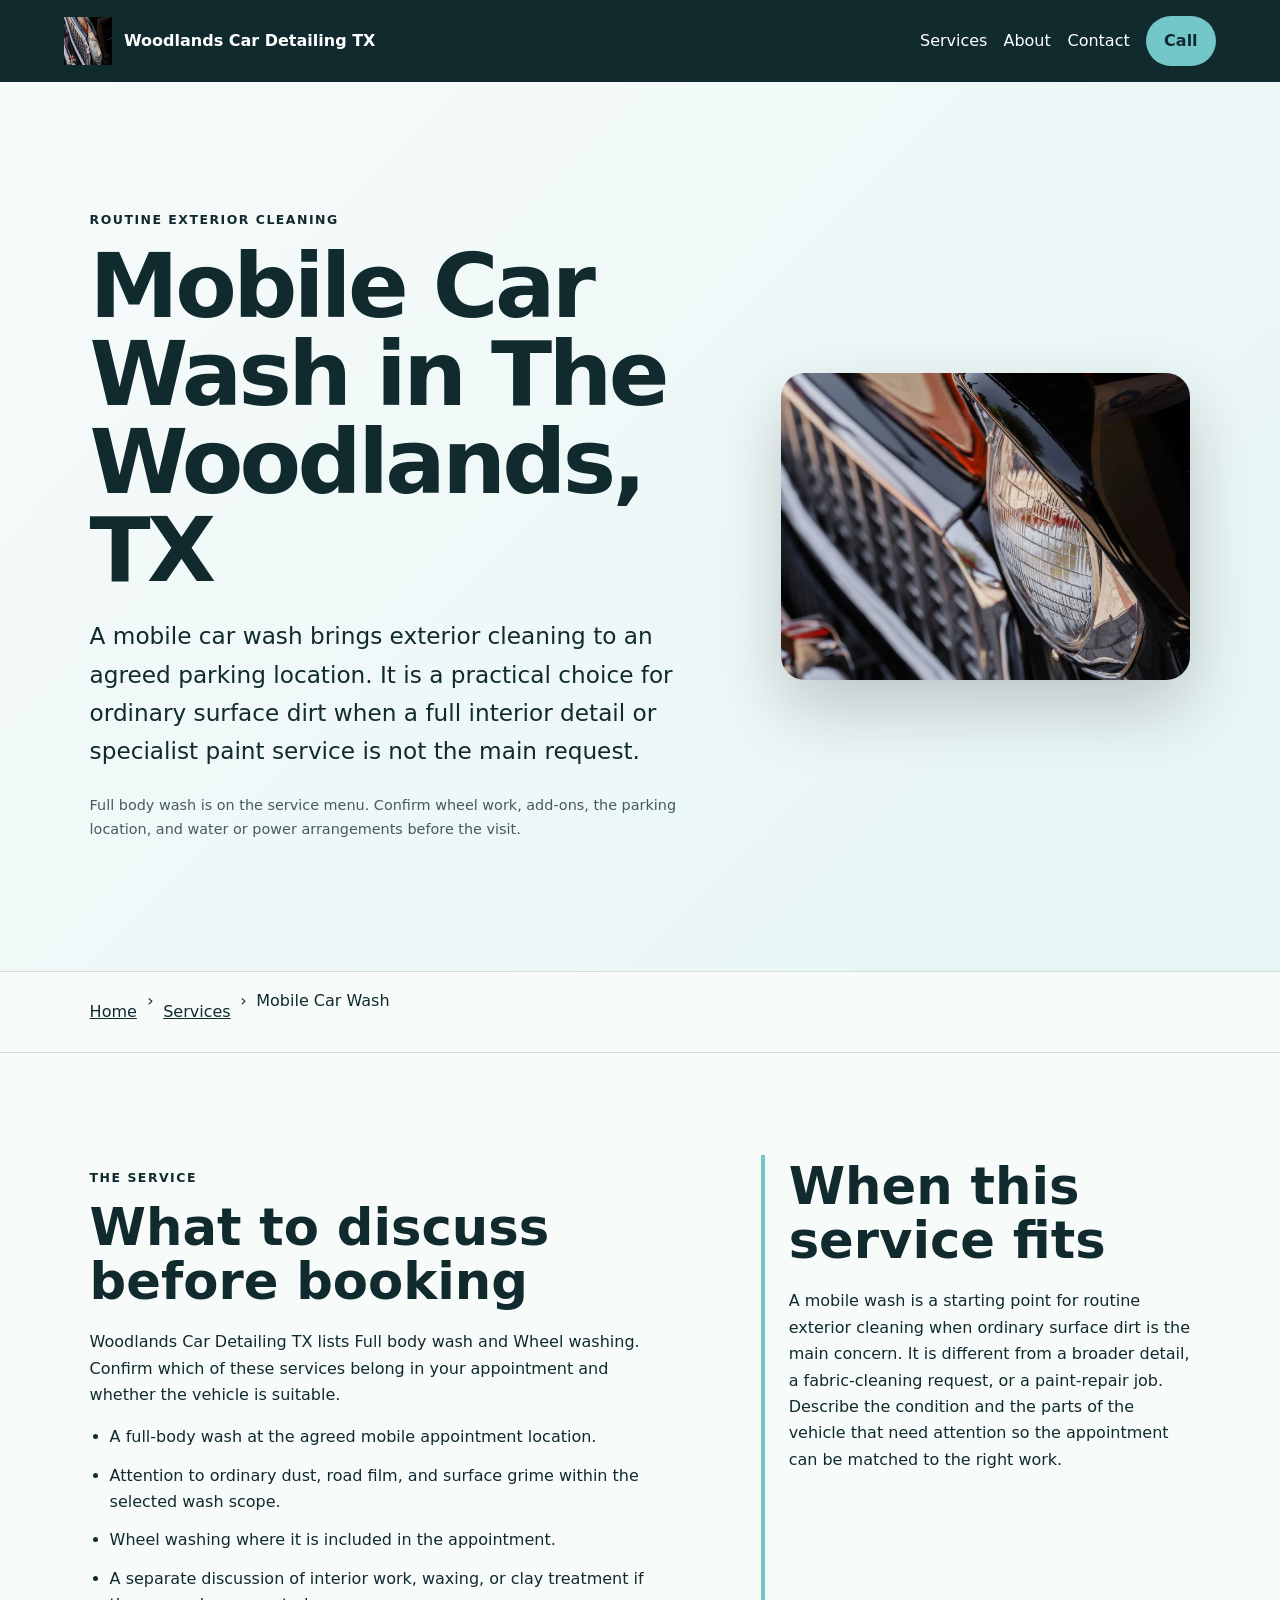
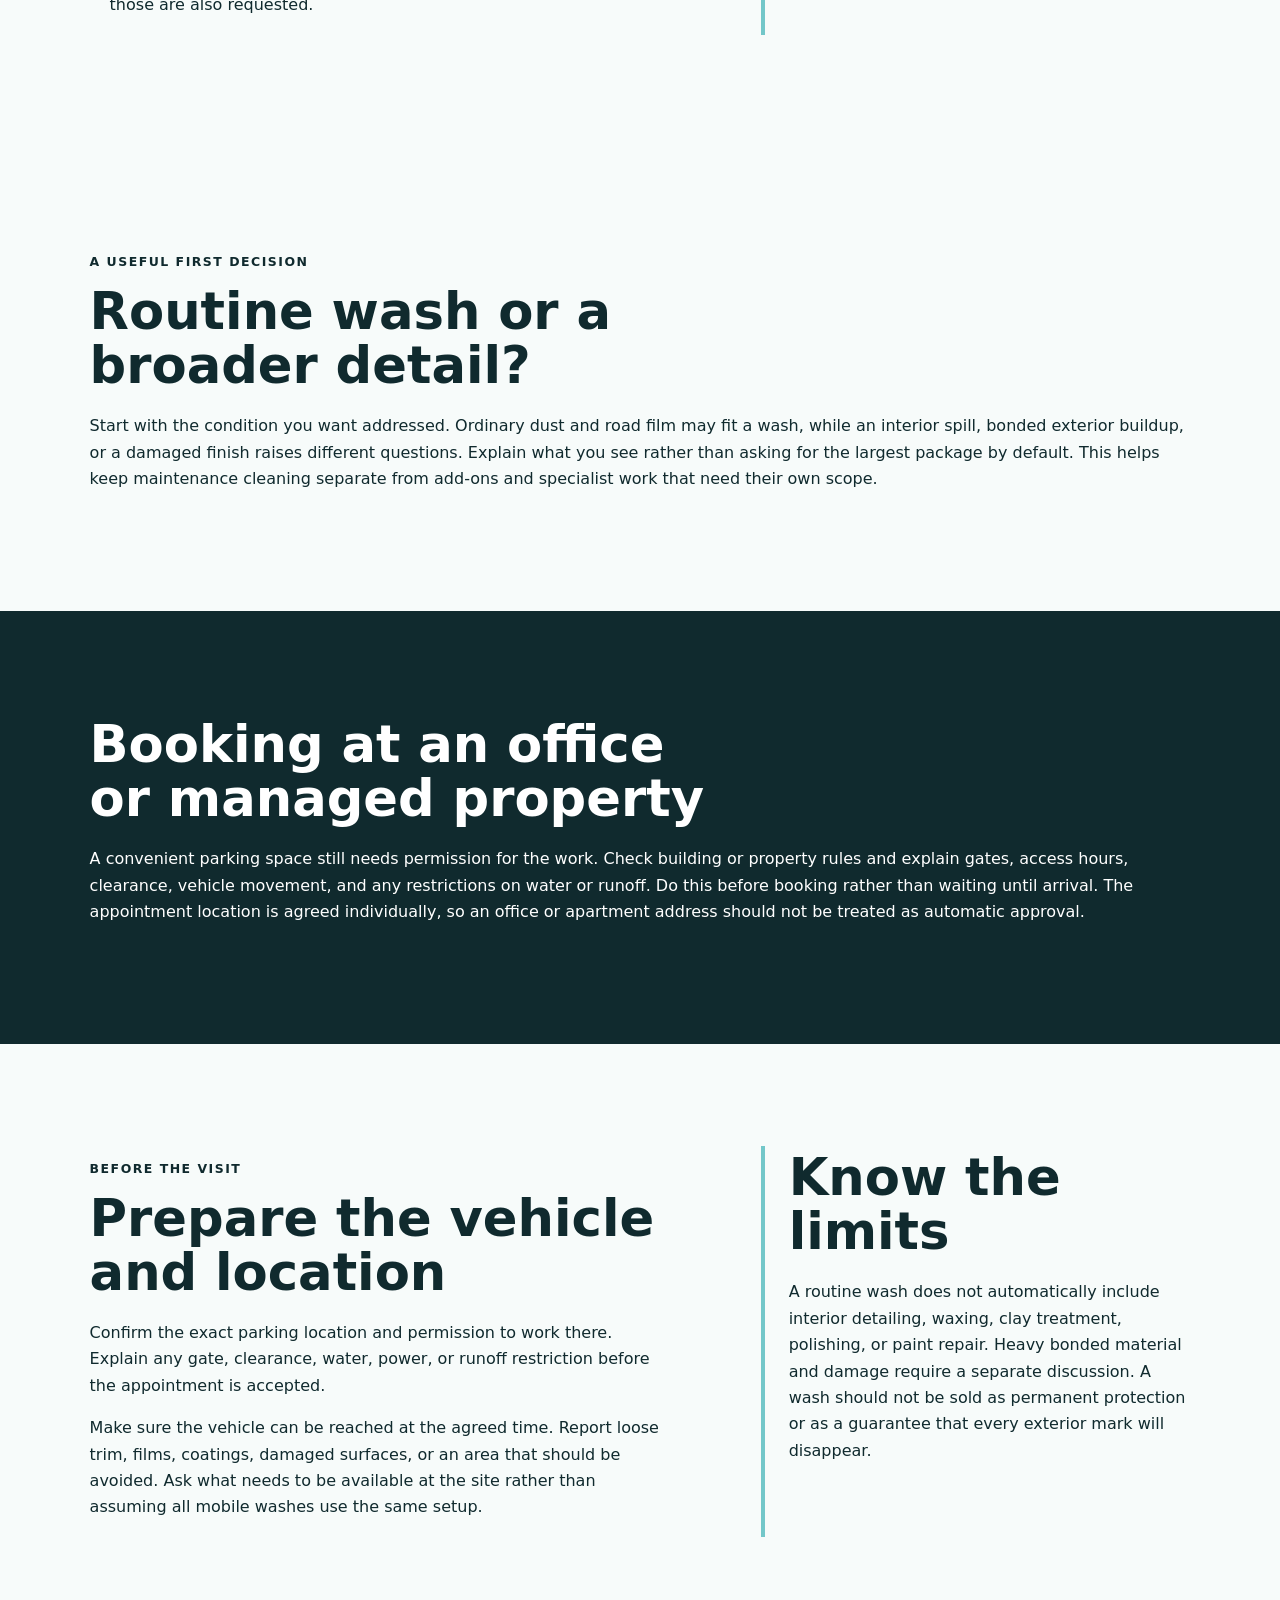
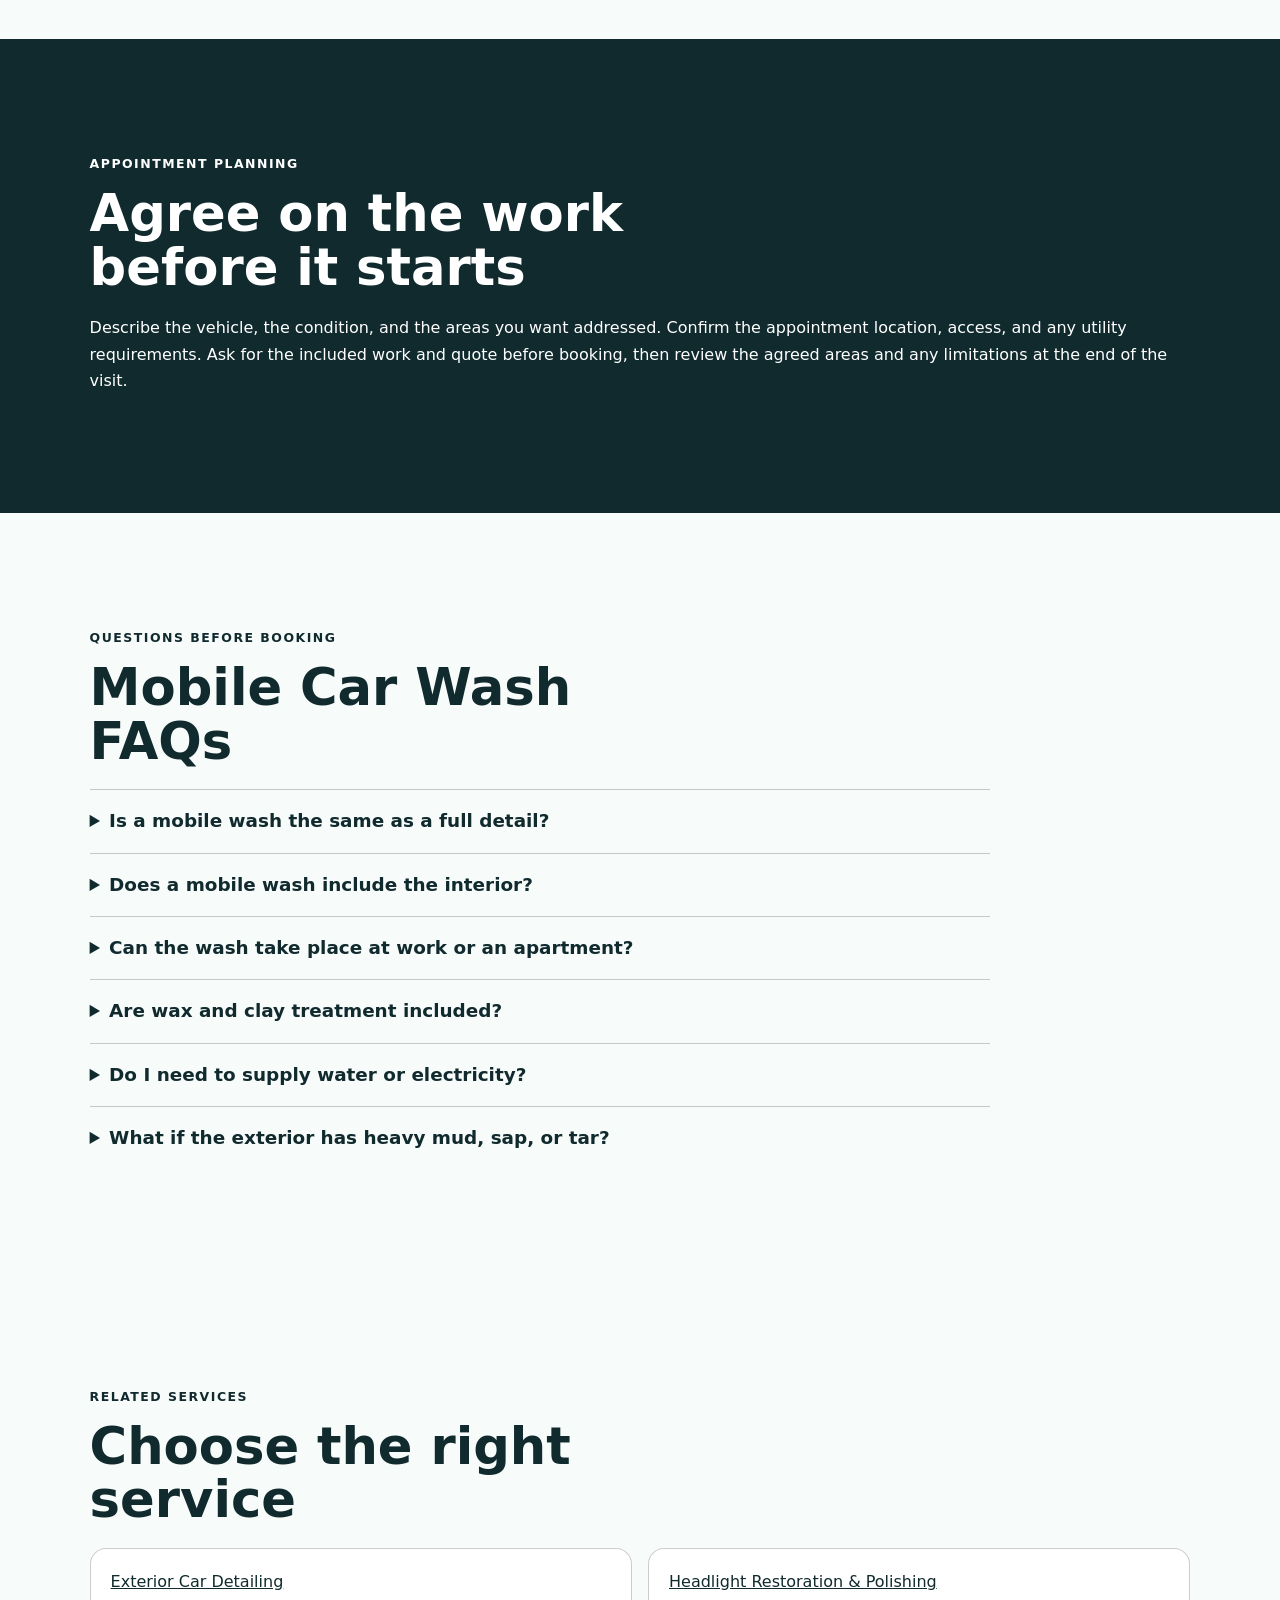
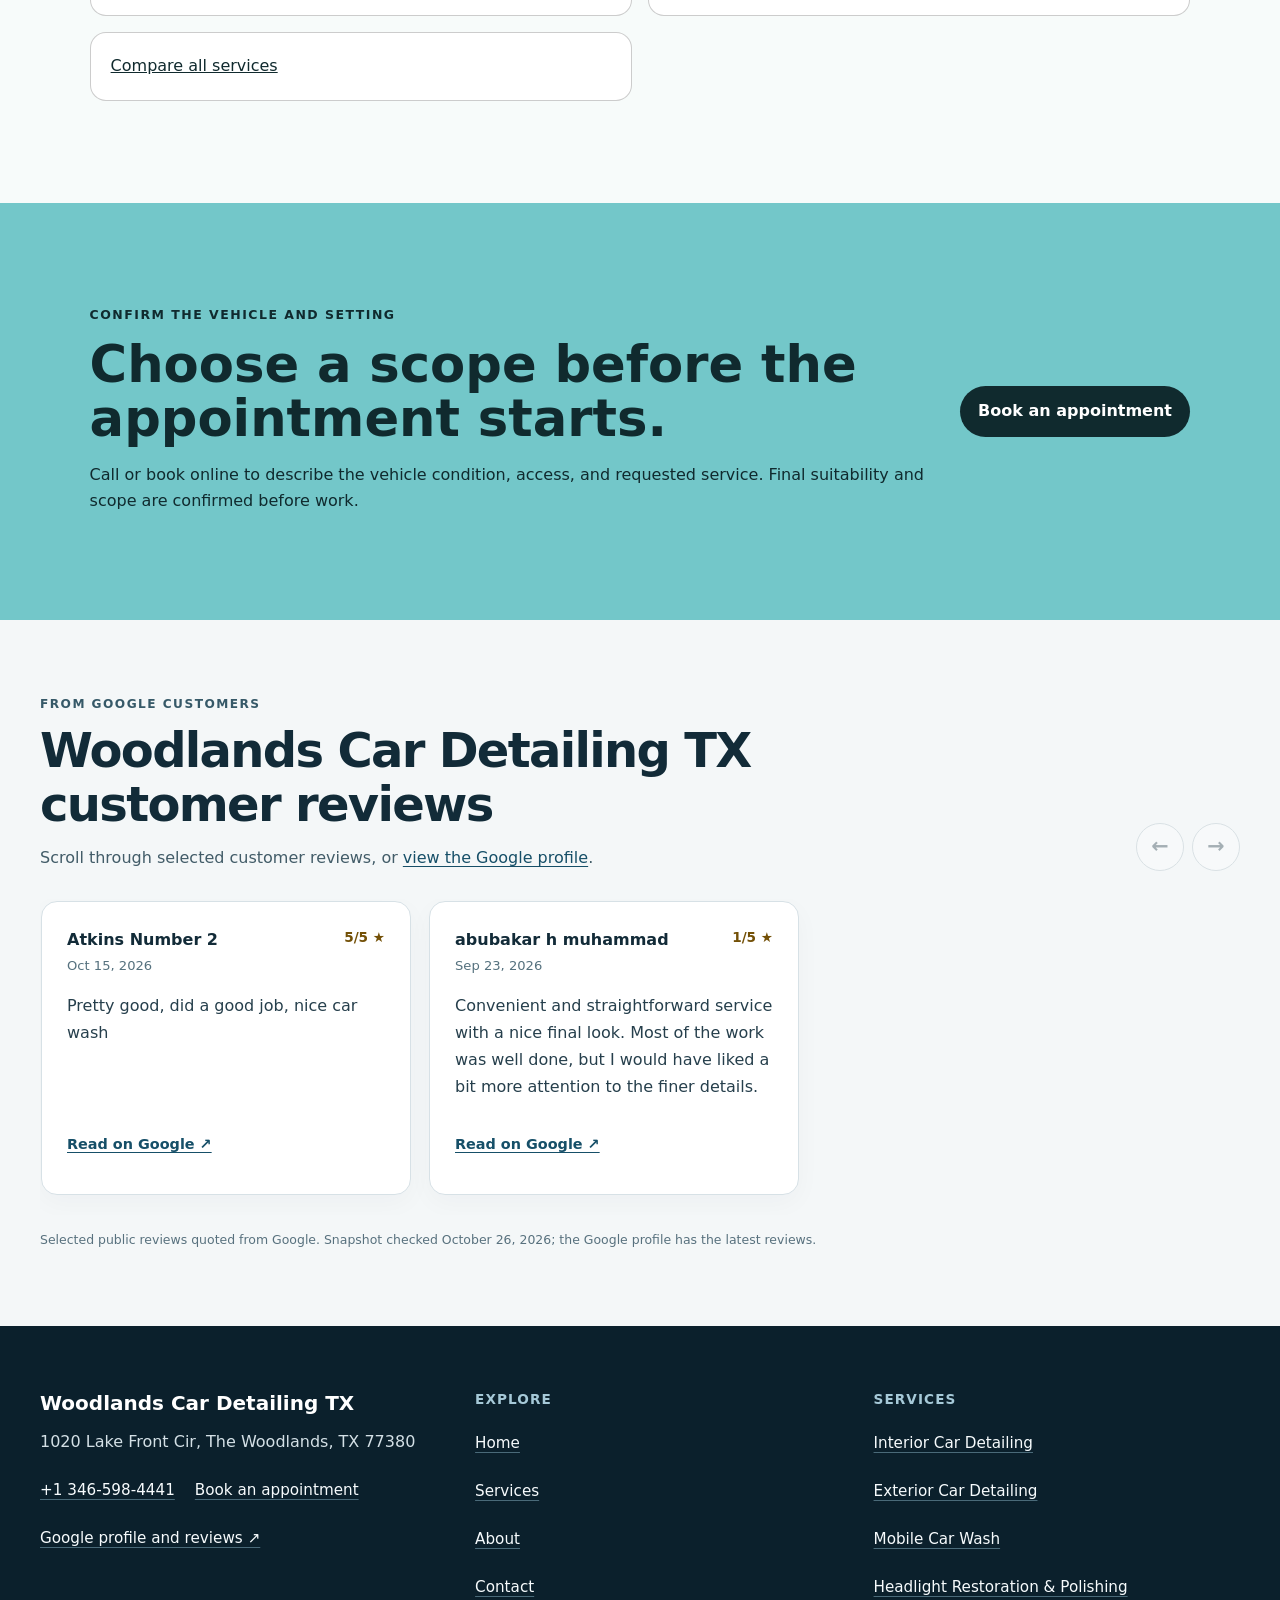
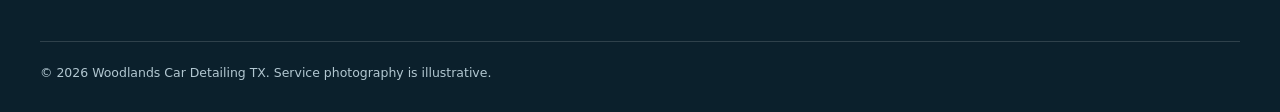
<file: services/mobile-car-wash/index.html>
<!doctype html>
<html lang="en"><head>
  <meta charset="utf-8"><meta name="viewport" content="width=device-width,initial-scale=1">
  <title>Mobile Car Wash in The Woodlands, TX | Woodlands Car Detailing TX</title>
  <meta name="description" content="Plan mobile car wash with Woodlands Car Detailing TX in The Woodlands: documented scope, vehicle preparation, access checks, and limitations.">
  <meta name="robots" content="index, follow, max-image-preview:large, max-snippet:-1">
  <link rel="canonical" href="https://woodlandscardetailingtx.shop/services/mobile-car-wash/">
  <meta property="og:type" content="website"><meta property="og:title" content="Mobile Car Wash in The Woodlands, TX | Woodlands Car Detailing TX">
  <meta property="og:description" content="Plan mobile car wash with Woodlands Car Detailing TX in The Woodlands: documented scope, vehicle preparation, access checks, and limitations."><meta property="og:url" content="https://woodlandscardetailingtx.shop/services/mobile-car-wash/">
  <meta property="og:image" content="https://woodlandscardetailingtx.shop/assets/photos/hero-chrome-detail.webp"><meta name="twitter:card" content="summary_large_image">
  <link rel="icon" href="/assets/photos/hero-chrome-detail.webp"><link rel="stylesheet" href="/seo-pages.css"><script type="application/ld+json">{
  "@context": "https://schema.org",
  "@graph": [
    {
      "@type": "BreadcrumbList",
      "@id": "https://woodlandscardetailingtx.shop/services/mobile-car-wash/#breadcrumb",
      "itemListElement": [
        {
          "@type": "ListItem",
          "position": 1,
          "name": "Home",
          "item": "https://woodlandscardetailingtx.shop/"
        },
        {
          "@type": "ListItem",
          "position": 2,
          "name": "Services",
          "item": "https://woodlandscardetailingtx.shop/services/"
        },
        {
          "@type": "ListItem",
          "position": 3,
          "name": "Mobile Car Wash",
          "item": "https://woodlandscardetailingtx.shop/services/mobile-car-wash/"
        }
      ]
    },
    {
      "@type": "WebPage",
      "@id": "https://woodlandscardetailingtx.shop/services/mobile-car-wash/#webpage",
      "url": "https://woodlandscardetailingtx.shop/services/mobile-car-wash/",
      "name": "Mobile Car Wash in The Woodlands, TX | Woodlands Car Detailing TX",
      "description": "Plan mobile car wash with Woodlands Car Detailing TX in The Woodlands: documented scope, vehicle preparation, access checks, and limitations.",
      "breadcrumb": {
        "@id": "https://woodlandscardetailingtx.shop/services/mobile-car-wash/#breadcrumb"
      },
      "isPartOf": {
        "@id": "https://woodlandscardetailingtx.shop/#website"
      },
      "about": {
        "@id": "https://woodlandscardetailingtx.shop/#business"
      }
    },
    {
      "@type": "Service",
      "@id": "https://woodlandscardetailingtx.shop/services/mobile-car-wash/#service",
      "name": "Mobile Car Wash",
      "serviceType": "mobile car wash",
      "url": "https://woodlandscardetailingtx.shop/services/mobile-car-wash/",
      "description": "A mobile car wash is the routine-cleaning option in the documented menu: a full-body wash brought to the agreed location, with wheel washing available when it is included in the appointment.",
      "provider": {
        "@id": "https://woodlandscardetailingtx.shop/#business"
      },
      "areaServed": {
        "@type": "City",
        "name": "The Woodlands"
      }
    },
    {
      "@type": "ImageObject",
      "@id": "https://woodlandscardetailingtx.shop/services/mobile-car-wash/#primaryimage",
      "contentUrl": "https://woodlandscardetailingtx.shop/assets/photos/hero-chrome-detail.webp",
      "caption": "Illustrative detailing artwork for Woodlands Car Detailing TX",
      "representativeOfPage": true
    }
  ]
}</script>
<link rel="stylesheet" href="/portfolio-components.css">
</head><body style="--pilot-accent:#73c7c9;--pilot-dark:#102a2e;--pilot-paper:#f7fbfa">
<a class="skip-link" href="#content">Skip to content</a>
<header class="pilot-header"><a class="pilot-brand" href="/"><img src="/assets/photos/hero-chrome-detail.webp" width="48" height="48" alt=""><span>Woodlands Car Detailing TX</span></a>
<nav aria-label="Primary navigation"><a href="/services/">Services</a><a href="/about/">About</a><a href="/contact/">Contact</a><a class="pilot-call" href="tel:+13465984441">Call</a></nav></header>
<main id="content"><section class="pilot-hero"><div><p class="eyebrow">Routine exterior cleaning</p><h1>Mobile Car Wash in The Woodlands, TX</h1><p class="pilot-answer">A mobile car wash brings exterior cleaning to an agreed parking location. It is a practical choice for ordinary surface dirt when a full interior detail or specialist paint service is not the main request.</p><p class="pilot-proof">Full body wash is on the service menu. Confirm wheel work, add-ons, the parking location, and water or power arrangements before the visit.</p></div><img alt="Illustrative detailing artwork for Woodlands Car Detailing TX" fetchpriority="high" height="720" src="/assets/photos/hero-chrome-detail.webp" width="960"/></section>
<nav aria-label="Breadcrumb" class="breadcrumbs"><a href="/">Home</a><span>›</span><a href="/services/">Services</a><span>›</span><span>Mobile Car Wash</span></nav>
<section class="pilot-section pilot-grid"><div><p class="eyebrow">The service</p><h2>What to discuss before booking</h2><p>Woodlands Car Detailing TX lists Full body wash and Wheel washing. Confirm which of these services belong in your appointment and whether the vehicle is suitable.</p><ul class="checklist"><li>A full-body wash at the agreed mobile appointment location.</li><li>Attention to ordinary dust, road film, and surface grime within the selected wash scope.</li><li>Wheel washing where it is included in the appointment.</li><li>A separate discussion of interior work, waxing, or clay treatment if those are also requested.</li></ul></div><aside><h2>When this service fits</h2><p>A mobile wash is a starting point for routine exterior cleaning when ordinary surface dirt is the main concern. It is different from a broader detail, a fabric-cleaning request, or a paint-repair job. Describe the condition and the parts of the vehicle that need attention so the appointment can be matched to the right work.</p></aside></section>
<section class="pilot-section"><p class="eyebrow">A useful first decision</p><h2>Routine wash or a broader detail?</h2><p>Start with the condition you want addressed. Ordinary dust and road film may fit a wash, while an interior spill, bonded exterior buildup, or a damaged finish raises different questions. Explain what you see rather than asking for the largest package by default. This helps keep maintenance cleaning separate from add-ons and specialist work that need their own scope.</p></section><section class="pilot-section tone"><h2>Booking at an office or managed property</h2><p>A convenient parking space still needs permission for the work. Check building or property rules and explain gates, access hours, clearance, vehicle movement, and any restrictions on water or runoff. Do this before booking rather than waiting until arrival. The appointment location is agreed individually, so an office or apartment address should not be treated as automatic approval.</p></section>
<section class="pilot-section pilot-grid"><div><p class="eyebrow">Before the visit</p><h2>Prepare the vehicle and location</h2><p>Confirm the exact parking location and permission to work there. Explain any gate, clearance, water, power, or runoff restriction before the appointment is accepted.</p><p>Make sure the vehicle can be reached at the agreed time. Report loose trim, films, coatings, damaged surfaces, or an area that should be avoided. Ask what needs to be available at the site rather than assuming all mobile washes use the same setup.</p></div><aside><h2>Know the limits</h2><p>A routine wash does not automatically include interior detailing, waxing, clay treatment, polishing, or paint repair. Heavy bonded material and damage require a separate discussion. A wash should not be sold as permanent protection or as a guarantee that every exterior mark will disappear.</p></aside></section>
<section class="pilot-section tone"><p class="eyebrow">Appointment planning</p><h2>Agree on the work before it starts</h2><p>Describe the vehicle, the condition, and the areas you want addressed. Confirm the appointment location, access, and any utility requirements. Ask for the included work and quote before booking, then review the agreed areas and any limitations at the end of the visit.</p></section>
<section class="pilot-section"><p class="eyebrow">Questions before booking</p><h2>Mobile Car Wash FAQs</h2><div class="faq-list"><details><summary>Is a mobile wash the same as a full detail?</summary><p>No. A mobile wash focuses on routine exterior cleaning. Interior detailing and other appearance treatments have their own scope and should be requested separately.</p></details><details><summary>Does a mobile wash include the interior?</summary><p>Not automatically. Interior vacuuming, steam cleaning, and seat shampooing are separate menu choices. Explain both interior and exterior needs if you want a combined appointment.</p></details><details><summary>Can the wash take place at work or an apartment?</summary><p>The location must allow the work and provide suitable access. Confirm property permission and any site restrictions before booking; the address alone does not establish approval.</p></details><details><summary>Are wax and clay treatment included?</summary><p>They are separately listed services. Ask whether either is appropriate and included in the quote rather than assuming a routine wash includes them.</p></details><details><summary>Do I need to supply water or electricity?</summary><p>Ask before booking and describe what is available at the location. The required utility setup is confirmed for the appointment rather than inferred from the phrase mobile wash.</p></details><details><summary>What if the exterior has heavy mud, sap, or tar?</summary><p>Describe it before the quote is agreed. Persistent buildup may need a different scope or separate assessment; ordinary washing should not imply removal of every type of contamination.</p></details></div></section>
<section class="pilot-section related"><p class="eyebrow">Related services</p><h2>Choose the right service</h2><div class="related-links"><a href="/services/exterior-car-detailing/">Exterior Car Detailing</a><a href="/services/headlight-restoration/">Headlight Restoration &amp; Polishing</a><a href="/services/">Compare all services</a></div></section>
<section class="pilot-cta"><div><p class="eyebrow">Confirm the vehicle and setting</p><h2>Choose a scope before the appointment starts.</h2><p>Call or book online to describe the vehicle condition, access, and requested service. Final suitability and scope are confirmed before work.</p></div><a class="pilot-button" href="/scheduling">Book an appointment</a></section>
<!-- PORTFOLIO-REVIEWS:START --><section class="portfolio-reviews" aria-labelledby="portfolio-reviews-title"><div class="portfolio-reviews__heading"><div><p class="portfolio-reviews__kicker">From Google customers</p><h2 id="portfolio-reviews-title">Woodlands Car Detailing TX customer reviews</h2><p class="portfolio-reviews__intro">Scroll through selected customer reviews, or <a href="https://www.google.com/maps?cid=15695866806077890781" target="_blank" rel="noopener noreferrer">view the Google profile</a>.</p></div><div class="portfolio-reviews__controls"><button type="button" data-reviews-prev aria-label="Previous reviews">←</button><button type="button" data-reviews-next aria-label="Next reviews">→</button></div></div><div class="portfolio-reviews__track" role="region" aria-label="Scrollable customer reviews" tabindex="0"><article class="portfolio-review"><div class="portfolio-review__meta"><div><span class="portfolio-review__author">Atkins Number 2</span><time datetime="2026-10-15">Oct 15, 2026</time></div><span class="portfolio-review__rating" aria-label="5 out of 5 stars">5/5 ★</span></div><blockquote><p>Pretty good, did a good job, nice car wash</p></blockquote><a class="portfolio-review__source" href="https://www.google.com/maps/reviews/data=!4m8!14m7!1m6!2m5!1sCi9DQUlRQUNvZENodHljRjlvT205NFVXbEhXR1pZTTA4MldXczVjelkxYVZKUVJIYxAB!2m1!1s0x0:0xd9d2ebb32a1e20dd!3m1!1s2@1:CAIQACodChtycF9oOm94UWlHWGZYM082WWs5czY1aVJQRHc%7C%7C?hl=en-US" target="_blank" rel="noopener noreferrer">Read on Google ↗</a></article><article class="portfolio-review"><div class="portfolio-review__meta"><div><span class="portfolio-review__author">abubakar h muhammad</span><time datetime="2026-09-23">Sep 23, 2026</time></div><span class="portfolio-review__rating" aria-label="1 out of 5 stars">1/5 ★</span></div><blockquote><p>Convenient and straightforward service with a nice final look. Most of the work was well done, but I would have liked a bit more attention to the finer details.</p></blockquote><a class="portfolio-review__source" href="https://www.google.com/maps/reviews/data=!4m8!14m7!1m6!2m5!1sCi9DQUlRQUNvZENodHljRjlvT25wYU0wTkJRWEJTTTFGYU4ycEVRMHhOWXpGMVQxRRAB!2m1!1s0x0:0xd9d2ebb32a1e20dd!3m1!1s2@1:CAIQACodChtycF9oOnpaM0NBQXBSM1FaN2pEQ0xNYzF1T1E%7C%7C?hl=en-US" target="_blank" rel="noopener noreferrer">Read on Google ↗</a></article></div><p class="portfolio-reviews__note">Selected public reviews quoted from Google. Snapshot checked <time datetime="2026-10-26">October 26, 2026</time>; the Google profile has the latest reviews.</p></section><!-- PORTFOLIO-REVIEWS:END -->
</main><footer class="portfolio-footer"><div class="portfolio-footer__grid"><div><strong class="portfolio-footer__name">Woodlands Car Detailing TX</strong><address>1020 Lake Front Cir, The Woodlands, TX 77380</address><div class="portfolio-footer__contact"><a href="tel:+13465984441">+1 346-598-4441</a><a href="/scheduling">Book an appointment</a></div><a href="https://www.google.com/maps?cid=15695866806077890781" target="_blank" rel="noopener noreferrer">Google profile and reviews ↗</a></div><div><h2>Explore</h2><nav aria-label="Footer navigation"><a href="/">Home</a><a href="/services/">Services</a><a href="/about/">About</a><a href="/contact/">Contact</a></nav></div><div><h2>Services</h2><nav aria-label="Service pages"><a href="/services/interior-car-detailing/">Interior Car Detailing</a><a href="/services/exterior-car-detailing/">Exterior Car Detailing</a><a href="/services/mobile-car-wash/">Mobile Car Wash</a><a href="/services/headlight-restoration/">Headlight Restoration &amp; Polishing</a></nav></div></div><p class="portfolio-footer__bottom">© <span id="year">2026</span> Woodlands Car Detailing TX. Service photography is illustrative.</p></footer>
<script src="/portfolio-components.js" defer></script>
</body></html>
</file>
<file: styles.css>
@font-face {
  font-family: "Archivo Black";
  src: url("/assets/fonts/archivo-black.ttf") format("truetype");
  font-style: normal;
  font-weight: 400;
  font-display: swap;
}

/* Woodlands Car Detailing TX identity layer */
:root {
  --ink: #17242b;
  --deep: #17242b;
  --deep-soft: #203943;
  --steel: #e3e8e5;
  --aluminum: #fafbf8;
  --muted: #607078;
  --line: #bcc9c6;
  --signal: #f0b94c;
  --signal-deep: #b67e19;
  --aqua: #7bc7b7;
}

a[aria-disabled="true"] {
  pointer-events: none;
  cursor: not-allowed;
  opacity: 0.68;
}

@font-face {
  font-family: "Manrope";
  src: url("/assets/fonts/manrope-400.ttf") format("truetype");
  font-style: normal;
  font-weight: 400;
  font-display: swap;
}

@font-face {
  font-family: "Manrope";
  src: url("/assets/fonts/manrope-600.ttf") format("truetype");
  font-style: normal;
  font-weight: 600;
  font-display: swap;
}

@font-face {
  font-family: "Manrope";
  src: url("/assets/fonts/manrope-700.ttf") format("truetype");
  font-style: normal;
  font-weight: 700;
  font-display: swap;
}

@font-face {
  font-family: "IBM Plex Mono";
  src: url("/assets/fonts/ibm-plex-mono-500.ttf") format("truetype");
  font-style: normal;
  font-weight: 500;
  font-display: swap;
}

:root {
  --ink: #17242b;
  --deep: #17242b;
  --deep-soft: #203943;
  --steel: #e3e8e5;
  --aluminum: #fafbf8;
  --white: #ffffff;
  --muted: #607078;
  --line: #bcc9c6;
  --signal: #f0b94c;
  --signal-deep: #b67e19;
  --aqua: #7bc7b7;
  --display: "Archivo Black", "Arial Black", sans-serif;
  --body: "Manrope", Arial, sans-serif;
  --mono: "IBM Plex Mono", monospace;
  --container: min(1180px, calc(100% - 48px));
  --shadow: 0 18px 60px rgb(9 28 32 / 16%);
}

* {
  box-sizing: border-box;
}

html {
  scroll-behavior: smooth;
  scroll-padding-top: 92px;
}

body {
  margin: 0;
  color: var(--ink);
  background: var(--aluminum);
  font-family: var(--body);
  font-size: 16px;
  line-height: 1.65;
  -webkit-font-smoothing: antialiased;
}

body.menu-open {
  overflow: hidden;
}

img {
  display: block;
  max-width: 100%;
}

a {
  color: inherit;
}

button,
a {
  -webkit-tap-highlight-color: transparent;
}

:focus-visible {
  outline: 3px solid var(--aqua);
  outline-offset: 4px;
}

.skip-link {
  position: fixed;
  z-index: 1000;
  top: 10px;
  left: 10px;
  padding: 10px 14px;
  color: var(--deep);
  background: var(--white);
  transform: translateY(-150%);
  transition: transform 160ms ease;
}

.skip-link:focus {
  transform: translateY(0);
}

.container {
  width: var(--container);
  margin-inline: auto;
}

.site-header {
  position: fixed;
  z-index: 100;
  top: 0;
  right: 0;
  left: 0;
  color: var(--white);
  background: rgb(23 36 43 / 92%);
  border-bottom: 1px solid rgb(255 255 255 / 13%);
  backdrop-filter: blur(16px) saturate(130%);
}

.header-inner {
  display: flex;
  width: var(--container);
  min-height: 80px;
  margin-inline: auto;
  align-items: center;
  justify-content: space-between;
  gap: 24px;
}

.brand {
  display: grid;
  min-width: 245px;
  color: inherit;
  text-decoration: none;
  grid-template-columns: 44px 1fr;
  grid-template-rows: auto auto;
  column-gap: 11px;
  align-items: center;
}

.brand img {
  grid-row: 1 / 3;
}

.brand-name {
  font-family: var(--display);
  font-size: 18px;
  line-height: 1;
  letter-spacing: -0.04em;
  text-transform: uppercase;
}

.brand-place {
  font-family: var(--mono);
  font-size: 9px;
  line-height: 1.3;
  letter-spacing: 0.13em;
  opacity: 0.7;
  text-transform: uppercase;
}

.site-nav {
  display: flex;
  align-items: center;
  gap: 24px;
}

.site-nav > a {
  color: #e7eeee;
  font-size: 13px;
  font-weight: 600;
  text-decoration: none;
}

.site-nav > a:hover {
  color: var(--aqua);
}

.nav-actions,
.cta-row {
  display: flex;
  align-items: center;
  gap: 10px;
}

.button {
  display: inline-flex;
  min-height: 48px;
  padding: 0 20px;
  border: 1px solid transparent;
  align-items: center;
  justify-content: center;
  font-family: var(--body);
  font-size: 14px;
  font-weight: 700;
  line-height: 1.2;
  text-align: center;
  text-decoration: none;
  transition: transform 160ms ease, color 160ms ease, background-color 160ms ease,
    border-color 160ms ease;
}

.button:hover {
  transform: translateY(-2px);
}

.button-small {
  min-height: 42px;
  padding-inline: 16px;
  font-size: 12px;
}

.button-large {
  min-height: 56px;
  padding-inline: 26px;
}

.button-call {
  color: #17110d;
  background: var(--signal);
  border-color: var(--signal);
}

.button-call:hover {
  color: #100c09;
  background: #ff7a41;
  border-color: #ff7a41;
}

.button-secondary,
.button-ghost {
  color: var(--white);
  background: transparent;
  border-color: rgb(255 255 255 / 42%);
}

.button-secondary:hover,
.button-ghost:hover {
  color: var(--deep);
  background: var(--white);
  border-color: var(--white);
}

.button-outline {
  color: var(--deep);
  background: transparent;
  border-color: #738589;
}

.button-outline:hover {
  color: var(--white);
  background: var(--deep);
  border-color: var(--deep);
}

.menu-toggle {
  display: none;
}

.hero {
  position: relative;
  min-height: 810px;
  padding-top: 80px;
  overflow: hidden;
  color: var(--white);
  background: var(--deep);
}

.hero-image {
  position: absolute;
  inset: 0;
  background-image: linear-gradient(90deg, rgb(7 24 29 / 92%) 0%, rgb(7 24 29 / 71%) 48%, rgb(7 24 29 / 22%) 78%),
    linear-gradient(0deg, rgb(7 24 29 / 78%) 0%, transparent 36%),
    url("/assets/photos/hero-chrome-detail.webp");
  background-position: center;
  background-size: cover;
  transform: scale(1.015);
}

.hero-image::after {
  position: absolute;
  inset: 0;
  background-image: linear-gradient(rgb(255 255 255 / 3%) 1px, transparent 1px),
    linear-gradient(90deg, rgb(255 255 255 / 3%) 1px, transparent 1px);
  background-size: 80px 80px;
  content: "";
  mask-image: linear-gradient(to bottom, black, transparent 78%);
}

.hero-scan {
  position: absolute;
  inset: 80px 0 0;
  overflow: hidden;
  pointer-events: none;
}

.scan-line {
  position: absolute;
  top: 0;
  bottom: 0;
  left: 62%;
  width: 2px;
  background: linear-gradient(transparent 5%, var(--aqua) 22%, #fff 52%, var(--aqua) 78%, transparent 95%);
  box-shadow: 0 0 22px 5px rgb(124 200 198 / 35%);
  animation: scan 8s cubic-bezier(0.65, 0, 0.35, 1) infinite alternate;
}

.scan-line::before {
  position: absolute;
  top: 22%;
  left: -11px;
  width: 22px;
  height: 22px;
  border: 1px solid var(--aqua);
  border-radius: 50%;
  content: "";
}

@keyframes scan {
  0% {
    transform: translateX(-90px);
    opacity: 0.45;
  }
  100% {
    transform: translateX(110px);
    opacity: 1;
  }
}

.hero-grid {
  position: relative;
  z-index: 2;
  display: grid;
  min-height: 650px;
  padding-block: 112px 90px;
  grid-template-columns: minmax(0, 1fr) 380px;
  align-items: end;
  gap: 80px;
}

.eyebrow,
.mono-label {
  font-family: var(--mono);
  font-size: 11px;
  font-style: normal;
  font-weight: 500;
  letter-spacing: 0.12em;
  text-transform: uppercase;
}

.eyebrow {
  display: flex;
  margin: 0 0 24px;
  color: #c8d5d5;
  align-items: center;
  gap: 10px;
}

.eyebrow span {
  width: 34px;
  height: 2px;
  background: var(--signal);
}

.eyebrow-dark {
  color: #526569;
}

h1,
h2,
h3,
p {
  margin-top: 0;
}

h1,
h2 {
  margin-bottom: 22px;
  font-family: var(--display);
  font-weight: 400;
  line-height: 0.98;
  letter-spacing: -0.055em;
  text-transform: uppercase;
}

h1 {
  max-width: 760px;
  font-size: clamp(54px, 6.5vw, 92px);
}

h2 {
  font-size: clamp(42px, 4.8vw, 68px);
}

h3 {
  margin-bottom: 12px;
  font-size: 23px;
  line-height: 1.15;
  letter-spacing: -0.035em;
}

.hero-lede {
  max-width: 660px;
  margin-bottom: 30px;
  color: #d2dddd;
  font-size: 18px;
  line-height: 1.7;
}

.cta-note {
  margin: 14px 0 0;
  color: #a9baba;
  font-family: var(--mono);
  font-size: 10px;
  letter-spacing: 0.08em;
  text-transform: uppercase;
}

.finish-card {
  padding: 26px;
  background: rgb(10 31 36 / 88%);
  border: 1px solid rgb(255 255 255 / 18%);
  box-shadow: var(--shadow);
  backdrop-filter: blur(13px);
}

.finish-card .mono-label {
  margin-bottom: 20px;
  color: var(--aqua);
}

.finish-row {
  display: grid;
  padding: 18px 0;
  border-top: 1px solid rgb(255 255 255 / 13%);
  grid-template-columns: 32px 1fr;
  align-items: baseline;
}

.finish-row span {
  color: var(--signal);
  font-family: var(--mono);
  font-size: 10px;
}

.finish-row strong {
  font-size: 16px;
}

.finish-row em {
  grid-column: 2;
  color: #95a9aa;
  font-size: 12px;
  font-style: normal;
}

.finish-status {
  display: flex;
  padding-top: 18px;
  border-top: 1px solid rgb(255 255 255 / 13%);
  color: #cbd8d8;
  align-items: center;
  gap: 9px;
  font-family: var(--mono);
  font-size: 9px;
  letter-spacing: 0.08em;
  text-transform: uppercase;
}

.status-dot {
  width: 7px;
  height: 7px;
  border-radius: 50%;
  background: var(--aqua);
  box-shadow: 0 0 10px var(--aqua);
}

.hero-bottom {
  position: absolute;
  z-index: 2;
  right: 0;
  bottom: 0;
  left: 0;
  display: flex;
  min-height: 58px;
  padding-inline: max(24px, calc((100% - 1180px) / 2));
  border-top: 1px solid rgb(255 255 255 / 12%);
  align-items: center;
  justify-content: space-between;
  color: #8ea2a4;
  font-family: var(--mono);
  font-size: 9px;
  letter-spacing: 0.12em;
  text-transform: uppercase;
}

.section-light {
  background: var(--aluminum);
}

.intro {
  padding: 110px 0 90px;
}

.intro-grid {
  display: grid;
  grid-template-columns: 260px minmax(0, 780px);
  justify-content: space-between;
  gap: 70px;
}

.section-index {
  padding-top: 12px;
  border-top: 3px solid var(--signal);
  color: #586b6f;
  font-family: var(--mono);
  font-size: 11px;
  letter-spacing: 0.08em;
  text-transform: uppercase;
}

.section-lede {
  max-width: 740px;
  margin-bottom: 0;
  color: #506267;
  font-size: 19px;
}

.services,
.process,
.questions {
  padding: 110px 0;
}

.section-heading {
  display: grid;
  margin-bottom: 52px;
  padding-bottom: 34px;
  border-bottom: 1px solid var(--line);
  grid-template-columns: minmax(0, 1.5fr) minmax(260px, 0.65fr);
  align-items: end;
  gap: 60px;
}

.section-heading h2 {
  max-width: 800px;
  margin-bottom: 0;
}

.section-heading > p {
  margin-bottom: 4px;
  color: #5e6f73;
}

.service-grid {
  display: grid;
  grid-template-columns: 1.12fr 0.88fr;
  gap: 18px;
}

.service-card {
  position: relative;
  min-height: 540px;
  overflow: hidden;
  color: var(--white);
  background: var(--deep);
}

.service-card-wide {
  grid-row: span 2;
  min-height: 760px;
}

.service-card img {
  position: absolute;
  width: 100%;
  height: 100%;
  object-fit: cover;
  transition: transform 700ms cubic-bezier(0.2, 0.75, 0.25, 1);
}

.service-card-wide img {
  object-position: 56% center;
}

.service-card:not(.service-card-wide) {
  min-height: 371px;
}

.service-card:not(.service-card-wide) img {
  object-position: center 44%;
}

.service-card::after {
  position: absolute;
  inset: 0;
  background: linear-gradient(0deg, rgb(7 25 30 / 94%) 0%, rgb(7 25 30 / 42%) 57%, transparent 82%);
  content: "";
}

.service-card:hover img {
  transform: scale(1.035);
}

.service-card-accent::before {
  position: absolute;
  z-index: 2;
  top: 0;
  right: 0;
  width: 72px;
  height: 6px;
  background: var(--signal);
  content: "";
}

.service-copy {
  position: absolute;
  z-index: 3;
  right: 0;
  bottom: 0;
  left: 0;
  padding: 34px;
}

.service-copy .mono-label {
  margin-bottom: 12px;
  color: var(--aqua);
}

.service-copy p:last-child {
  max-width: 560px;
  margin-bottom: 0;
  color: #c8d4d4;
  font-size: 14px;
}

.inspection {
  position: relative;
  min-height: 750px;
  overflow: hidden;
  color: var(--white);
  background: var(--deep);
}

.inspection-photo {
  position: absolute;
  inset: 0;
  background-image: linear-gradient(90deg, rgb(8 27 32 / 97%) 0%, rgb(8 27 32 / 91%) 48%, rgb(8 27 32 / 44%) 100%),
    url("/assets/photos/panel-reflection.webp");
  background-position: center;
  background-size: cover;
}

.inspection-photo::after {
  position: absolute;
  top: 0;
  bottom: 0;
  left: 66%;
  width: 1px;
  background: linear-gradient(transparent, var(--aqua), transparent);
  box-shadow: 0 0 35px 8px rgb(124 200 198 / 20%);
  content: "";
}

.inspection-grid {
  position: relative;
  display: grid;
  min-height: 750px;
  padding-block: 110px;
  grid-template-columns: 0.8fr 1.2fr;
  align-items: center;
  gap: 100px;
}

.inspection-copy h2 {
  max-width: 540px;
}

.inspection-copy > p:last-child {
  max-width: 520px;
  margin-bottom: 0;
  color: #b8c7c8;
  font-size: 17px;
}

.inspection-list {
  margin: 0;
  padding: 0;
  list-style: none;
}

.inspection-list li {
  display: grid;
  padding: 22px 0;
  border-top: 1px solid rgb(255 255 255 / 17%);
  grid-template-columns: 46px 150px 1fr;
  align-items: baseline;
}

.inspection-list li:last-child {
  border-bottom: 1px solid rgb(255 255 255 / 17%);
}

.inspection-list span {
  color: var(--signal);
  font-family: var(--mono);
  font-size: 10px;
}

.inspection-list strong {
  font-size: 16px;
}

.inspection-list em {
  color: #a9baba;
  font-size: 13px;
  font-style: normal;
}

.process-heading {
  grid-template-columns: minmax(0, 1fr) auto;
}

.cta-row-dark {
  justify-content: flex-end;
}

.process-list {
  display: grid;
  margin: 0;
  padding: 0;
  list-style: none;
  grid-template-columns: repeat(3, 1fr);
}

.process-list li {
  min-height: 280px;
  padding: 30px 34px 32px;
  border-left: 1px solid var(--line);
}

.process-list li:last-child {
  border-right: 1px solid var(--line);
}

.process-number {
  display: block;
  margin-bottom: 80px;
  color: var(--signal-deep);
  font-family: var(--mono);
  font-size: 12px;
}

.process-list p {
  margin-bottom: 0;
  color: #5f6f73;
  font-size: 14px;
}

.section-steel {
  background: var(--steel);
}

.questions-grid {
  display: grid;
  grid-template-columns: 0.72fr 1.28fr;
  gap: 100px;
}

.questions-intro {
  position: sticky;
  top: 130px;
  align-self: start;
}

.questions-intro > p:not(.eyebrow) {
  max-width: 440px;
  color: #56686c;
}

.questions-intro .cta-row {
  margin-top: 30px;
  justify-content: flex-start;
}

.faq-list details {
  border-top: 1px solid #9eacad;
}

.faq-list details:last-child {
  border-bottom: 1px solid #9eacad;
}

.faq-list summary {
  display: flex;
  min-height: 90px;
  padding: 22px 0;
  align-items: center;
  justify-content: space-between;
  gap: 24px;
  cursor: pointer;
  font-size: 18px;
  font-weight: 700;
  list-style: none;
}

.faq-list summary::-webkit-details-marker {
  display: none;
}

.faq-list summary span {
  display: grid;
  width: 32px;
  height: 32px;
  flex: 0 0 32px;
  border: 1px solid #849698;
  border-radius: 50%;
  place-items: center;
  font-family: var(--mono);
  font-weight: 400;
  transition: transform 180ms ease, color 180ms ease, background 180ms ease;
}

.faq-list details[open] summary span {
  color: var(--white);
  background: var(--deep);
  transform: rotate(45deg);
}

.faq-list details p {
  max-width: 680px;
  padding: 0 56px 26px 0;
  color: #526569;
}

.final-cta {
  position: relative;
  padding: 120px 0;
  overflow: hidden;
  color: var(--white);
  background: var(--deep);
  text-align: center;
}

.final-cta::before {
  position: absolute;
  inset: 0;
  background-image: linear-gradient(rgb(255 255 255 / 3%) 1px, transparent 1px),
    linear-gradient(90deg, rgb(255 255 255 / 3%) 1px, transparent 1px);
  background-size: 64px 64px;
  content: "";
}

.final-cta-glow {
  position: absolute;
  top: 50%;
  left: 50%;
  width: 650px;
  height: 220px;
  border: 1px solid rgb(124 200 198 / 25%);
  border-radius: 50%;
  box-shadow: 0 0 100px rgb(124 200 198 / 12%), inset 0 0 100px rgb(124 200 198 / 7%);
  transform: translate(-50%, -50%) rotate(-4deg);
}

.final-cta-inner {
  position: relative;
}

.final-cta .mono-label {
  color: var(--aqua);
}

.final-cta h2 {
  max-width: 920px;
  margin-inline: auto;
}

.final-cta-inner > p:not(.mono-label) {
  color: #bccaca;
  font-size: 18px;
}

.cta-row-center {
  margin-top: 30px;
  justify-content: center;
}

.site-footer {
  padding: 70px 0 26px;
  color: #dbe5e5;
  background: #081b20;
}

.footer-grid {
  display: grid;
  padding-bottom: 52px;
  grid-template-columns: 1.3fr 0.7fr 0.7fr;
  align-items: start;
  gap: 50px;
}

.footer-brand {
  width: max-content;
  grid-template-columns: 52px 1fr;
}

.footer-brand .brand-name {
  font-size: 22px;
}

.footer-location .mono-label {
  margin-bottom: 5px;
  color: #849b9d;
}

.footer-location p:last-child {
  margin-bottom: 0;
}

.footer-actions {
  display: flex;
  align-items: flex-end;
  flex-direction: column;
  gap: 10px;
}

.footer-actions a {
  color: #c4d2d2;
  text-decoration-color: #56777a;
  text-underline-offset: 5px;
}

.footer-actions .footer-call {
  color: var(--white);
  font-size: 20px;
  font-weight: 700;
  text-decoration: none;
}

.footer-bottom {
  display: flex;
  padding-top: 24px;
  border-top: 1px solid rgb(255 255 255 / 11%);
  justify-content: space-between;
  gap: 30px;
  color: #82989b;
  font-family: var(--mono);
  font-size: 9px;
  letter-spacing: 0.05em;
  text-transform: uppercase;
}

.footer-bottom p {
  margin-bottom: 0;
}

.mobile-sticky {
  display: none;
}

@media (max-width: 1120px) {
  .site-nav {
    gap: 16px;
  }

  .site-nav > a {
    display: none;
  }

  .hero-grid {
    grid-template-columns: minmax(0, 1fr) 330px;
    gap: 36px;
  }

  .inspection-grid {
    gap: 55px;
  }

  .questions-grid {
    gap: 60px;
  }
}

@media (max-width: 820px) {
  :root {
    --container: min(100% - 34px, 680px);
  }

  html {
    scroll-padding-top: 70px;
  }

  .header-inner {
    min-height: 70px;
  }

  .menu-toggle {
    display: flex;
    padding: 8px 0;
    border: 0;
    align-items: center;
    gap: 10px;
    color: var(--white);
    background: transparent;
    font-family: var(--mono);
    font-size: 10px;
    letter-spacing: 0.1em;
    text-transform: uppercase;
  }

  .menu-toggle-lines,
  .menu-toggle-lines::before,
  .menu-toggle-lines::after {
    display: block;
    width: 22px;
    height: 2px;
    background: currentColor;
    content: "";
    transition: transform 180ms ease, opacity 180ms ease;
  }

  .menu-toggle-lines {
    position: relative;
  }

  .menu-toggle-lines::before {
    position: absolute;
    top: -6px;
  }

  .menu-toggle-lines::after {
    position: absolute;
    top: 6px;
  }

  .menu-toggle[aria-expanded="true"] .menu-toggle-lines {
    background: transparent;
  }

  .menu-toggle[aria-expanded="true"] .menu-toggle-lines::before {
    top: 0;
    transform: rotate(45deg);
  }

  .menu-toggle[aria-expanded="true"] .menu-toggle-lines::after {
    top: 0;
    transform: rotate(-45deg);
  }

  .site-nav {
    position: fixed;
    top: 70px;
    right: 0;
    bottom: 0;
    left: 0;
    display: flex;
    padding: 34px max(17px, calc((100vw - 680px) / 2));
    align-items: stretch;
    flex-direction: column;
    gap: 0;
    color: var(--white);
    background: #081c21;
    transform: translateX(100%);
    transition: transform 220ms ease;
  
    visibility: hidden;
    pointer-events: none;
  }

  .site-nav.is-open {
    transform: translateX(0);
  
    visibility: visible;
    pointer-events: auto;
  }

  .site-nav > a {
    display: block;
    padding: 17px 0;
    border-bottom: 1px solid rgb(255 255 255 / 12%);
    font-size: 21px;
  }

  .nav-actions {
    margin-top: 30px;
    align-items: stretch;
    flex-direction: column-reverse;
  }

  .nav-actions .button {
    min-height: 52px;
  }

  .hero {
    min-height: auto;
    padding-top: 70px;
  }

  .hero-image {
    background-image: linear-gradient(0deg, rgb(7 24 29 / 96%) 0%, rgb(7 24 29 / 66%) 65%, rgb(7 24 29 / 26%) 100%),
      url("/assets/photos/hero-chrome-detail.webp");
    background-position: 62% center;
  }

  .hero-grid {
    min-height: 780px;
    padding-block: 140px 92px;
    grid-template-columns: 1fr;
    align-content: end;
    gap: 40px;
  }

  .finish-card {
    max-width: 500px;
  }

  .hero-bottom {
    display: none;
  }

  .intro-grid,
  .section-heading,
  .inspection-grid,
  .questions-grid {
    grid-template-columns: 1fr;
  }

  .intro-grid {
    gap: 38px;
  }

  .section-heading,
  .inspection-grid,
  .questions-grid {
    gap: 35px;
  }

  .service-grid {
    grid-template-columns: 1fr;
  }

  .service-card-wide,
  .service-card:not(.service-card-wide) {
    min-height: 520px;
    grid-row: auto;
  }

  .inspection-grid {
    min-height: auto;
  }

  .inspection-list li {
    grid-template-columns: 42px 120px 1fr;
  }

  .process-heading {
    align-items: start;
  }

  .process-heading .cta-row {
    justify-content: flex-start;
  }

  .process-list {
    grid-template-columns: 1fr;
  }

  .process-list li,
  .process-list li:last-child {
    min-height: 0;
    padding: 26px 0;
    border-right: 0;
    border-bottom: 1px solid var(--line);
    border-left: 0;
  }

  .process-number {
    margin-bottom: 35px;
  }

  .questions-intro {
    position: static;
  }

  .footer-grid {
    grid-template-columns: 1fr 1fr;
  }

  .footer-brand {
    grid-column: 1 / -1;
  }

  .footer-bottom {
    align-items: flex-start;
    flex-direction: column;
  }
}

@media (max-width: 560px) {
  body {
    padding-bottom: 60px;
  }

  .brand {
    min-width: 0;
    grid-template-columns: 38px 1fr;
  }

  .brand img {
    width: 38px;
    height: 38px;
  }

  .brand-name {
    font-size: 15px;
  }

  .brand-place {
    font-size: 7px;
  }

  .menu-toggle-label {
    display: none;
  }

  .hero-grid {
    min-height: 770px;
    padding-block: 100px 60px;
  }

  h1 {
    font-size: clamp(46px, 14.5vw, 68px);
  }

  h2 {
    font-size: clamp(39px, 11vw, 55px);
  }

  .hero-lede {
    font-size: 16px;
  }

  .hero-copy .cta-row,
  .cta-row-dark,
  .cta-row-center {
    align-items: stretch;
    flex-direction: column;
  }

  .hero-copy .button,
  .cta-row-center .button {
    width: 100%;
  }

  .finish-card {
    padding: 20px;
  }

  .intro,
  .services,
  .process,
  .questions,
  .final-cta {
    padding-block: 78px;
  }

  .section-heading {
    margin-bottom: 32px;
  }

  .service-card-wide,
  .service-card:not(.service-card-wide) {
    min-height: 440px;
  }

  .service-copy {
    padding: 25px;
  }

  .inspection-grid {
    padding-block: 85px;
  }

  .inspection-list li {
    grid-template-columns: 34px 1fr;
  }

  .inspection-list em {
    margin-top: 4px;
    grid-column: 2;
  }

  .questions-intro .cta-row {
    align-items: stretch;
  }

  .footer-grid {
    grid-template-columns: 1fr;
  }

  .footer-brand,
  .footer-location,
  .footer-actions {
    grid-column: 1;
  }

  .footer-actions {
    align-items: flex-start;
  }

  .mobile-sticky {
    position: fixed;
    z-index: 90;
    right: 0;
    bottom: 0;
    left: 0;
    display: grid;
    height: 60px;
    border-top: 1px solid rgb(255 255 255 / 16%);
    grid-template-columns: 1.15fr 0.85fr;
  }

  .mobile-sticky a {
    display: grid;
    place-items: center;
    font-size: 13px;
    font-weight: 700;
    text-decoration: none;
  }

  .mobile-call {
    color: #17110d;
    background: var(--signal);
  }

  .mobile-book {
    color: var(--white);
    background: var(--deep);
  }
}

@media (prefers-reduced-motion: reduce) {
  html {
    scroll-behavior: auto;
  }

  *,
  *::before,
  *::after {
    animation-duration: 0.01ms !important;
    animation-iteration-count: 1 !important;
    scroll-behavior: auto !important;
    transition-duration: 0.01ms !important;
  }
}

/* Pricing section — self-contained, inherits each site's own colors and type. */
.rates {
  padding: clamp(56px, 8vw, 104px) clamp(20px, 5vw, 48px);
}

.rates-shell {
  width: min(1180px, 100%);
  margin-inline: auto;
}

.rates-head {
  max-width: 60ch;
  margin-bottom: clamp(30px, 4vw, 50px);
}

.rates-eyebrow {
  margin: 0 0 10px;
  font-size: 0.76rem;
  font-weight: 600;
  letter-spacing: 0.14em;
  text-transform: uppercase;
  opacity: 0.65;
}

.rates-head h2 {
  margin: 0 0 14px;
  line-height: 1.12;
}

.rates-intro {
  margin: 0;
  font-size: 1.02rem;
  line-height: 1.6;
  opacity: 0.75;
}

.rate-grid {
  display: grid;
  gap: clamp(16px, 2vw, 24px);
  grid-template-columns: repeat(auto-fit, minmax(260px, 1fr));
  align-items: start;
}

.rate-card {
  position: relative;
  display: flex;
  flex-direction: column;
  padding: clamp(24px, 3vw, 34px);
  border: 1px solid color-mix(in srgb, currentColor 20%, transparent);
  border-radius: 14px;
}

.rate-card-featured {
  border-width: 2px;
  border-color: color-mix(in srgb, currentColor 55%, transparent);
}

.rate-badge {
  align-self: flex-start;
  margin-bottom: 12px;
  padding: 5px 11px;
  border: 1px solid color-mix(in srgb, currentColor 40%, transparent);
  border-radius: 999px;
  font-size: 0.68rem;
  font-weight: 600;
  letter-spacing: 0.1em;
  text-transform: uppercase;
  opacity: 0.85;
}

.rate-card h3 {
  margin: 0;
  font-size: 1.18rem;
  line-height: 1.25;
}

.rate-figure {
  margin: 10px 0 0;
  font-size: clamp(2.1rem, 4vw, 2.7rem);
  font-weight: 700;
  letter-spacing: -0.02em;
  line-height: 1;
}

.rate-note {
  margin: 12px 0 0;
  font-size: 0.92rem;
  line-height: 1.5;
  opacity: 0.72;
}

.rate-list {
  margin: 20px 0 0;
  padding: 20px 0 0;
  border-top: 1px solid color-mix(in srgb, currentColor 15%, transparent);
  list-style: none;
  display: grid;
  gap: 9px;
}

.rate-list li {
  position: relative;
  padding-left: 20px;
  font-size: 0.93rem;
  line-height: 1.45;
  opacity: 0.85;
}

.rate-list li::before {
  content: "";
  position: absolute;
  left: 0;
  top: 0.55em;
  width: 9px;
  height: 1px;
  background: currentColor;
  opacity: 0.6;
}

.rate-cta {
  margin-top: 24px;
  padding: 13px 20px;
  border: 1px solid color-mix(in srgb, currentColor 45%, transparent);
  border-radius: 8px;
  font-size: 0.86rem;
  font-weight: 600;
  letter-spacing: 0.06em;
  text-transform: uppercase;
  text-align: center;
  text-decoration: none;
  color: inherit;
  transition: opacity 0.18s ease;
}

.rate-cta:hover,
.rate-cta:focus-visible {
  opacity: 0.7;
}

@media (max-width: 640px) {
  .rate-grid {
    grid-template-columns: 1fr;
  }
}

/* Contain intentionally off-canvas artwork and the collapsed mobile navigation. */
html {
  overflow-x: clip;
}
</file>
<file: portfolio-components.css>
/* Portfolio components: scoped styles, no external requests. */
.portfolio-reviews,.portfolio-footer{box-sizing:border-box;min-width:0;font-family:inherit}
.portfolio-reviews *,.portfolio-footer *{box-sizing:border-box}
.portfolio-reviews{color:#122b38;background:#f4f7f8;padding:clamp(3rem,6vw,5.5rem) max(20px,calc((100% - 1200px)/2));isolation:isolate}
.portfolio-reviews__heading{display:flex;justify-content:space-between;align-items:flex-end;gap:24px;margin:0 0 28px}
.portfolio-reviews__heading>div{min-width:0;max-width:850px}
.portfolio-reviews__kicker{margin:0 0 10px;font-family:inherit;font-weight:700;font-size:.76rem;line-height:1.3;letter-spacing:.12em;text-transform:uppercase;color:#365968}
.portfolio-reviews h2{max-width:none;margin:0 0 14px;font-family:inherit;font-size:clamp(1.8rem,4vw,3rem);font-weight:800;line-height:1.13;letter-spacing:-.035em;text-transform:none;color:#122b38;overflow-wrap:anywhere}
.portfolio-reviews__intro{font-size:1rem;line-height:1.6;color:#425c68;margin:0}
.portfolio-reviews__intro a,.portfolio-review__source{color:#164f68;text-decoration:underline;text-underline-offset:3px}
.portfolio-reviews__controls{display:none;gap:8px;flex-shrink:0}
.portfolio-reviews[data-ready] .portfolio-reviews__controls{display:flex}
.portfolio-reviews__controls button{display:grid;place-items:center;width:48px;height:48px;border:1px solid #a9bac2;border-radius:50%;background:#fff;color:#122b38;font-family:inherit;font-weight:700;font-size:1.3rem;line-height:1;cursor:pointer}
.portfolio-reviews__controls button:disabled{opacity:.35;cursor:default}
.portfolio-reviews__track{display:flex;align-items:stretch;gap:18px;overflow-x:auto;overscroll-behavior-x:contain;scroll-snap-type:x proximity;scroll-padding-inline:1px;padding:2px 1px 20px;max-width:100%;min-width:0;scrollbar-width:thin;scrollbar-color:#7c9aa8 #dfe7eb}
.portfolio-review{display:flex;flex-direction:column;flex:0 0 min(370px,86vw);min-width:0;max-width:100%;margin:0;padding:25px;background:#fff;border:1px solid #d7e1e6;border-radius:16px;box-shadow:0 8px 26px #0a263d08;scroll-snap-align:start;text-align:left}
.portfolio-review__meta{display:flex;align-items:flex-start;justify-content:space-between;gap:14px;margin-bottom:16px}
.portfolio-review__author{font-size:1rem;font-weight:800;line-height:1.4;color:#122b38;overflow-wrap:anywhere}
.portfolio-review time{display:block;font-size:.82rem;line-height:1.5;color:#55717e;margin-top:3px}
.portfolio-review__rating{white-space:nowrap;font-size:.85rem;font-weight:700;line-height:1.5;color:#735007}
.portfolio-review blockquote{padding:0;margin:0 0 20px;border:0;color:#263f4c;font-family:inherit;font-weight:400;font-size:1rem;line-height:1.7;letter-spacing:normal;max-height:230px;overflow-y:auto;overflow-wrap:anywhere}
.portfolio-review blockquote p{margin:0;font:inherit;color:inherit}
.portfolio-review__source{display:inline-flex;align-items:center;min-height:48px;margin-top:auto;font-size:.9rem;font-weight:700}
.portfolio-reviews__note{margin:15px 0 0;color:#58717e;font-size:.78rem;line-height:1.6}
.portfolio-reviews :focus-visible,.portfolio-footer :focus-visible{outline:3px solid #167799;outline-offset:4px}
.portfolio-footer{background:#0b202c;color:#f7fbfd;padding:clamp(2.5rem,5vw,4.5rem) max(20px,calc((100% - 1200px)/2)) 28px;line-height:1.6;text-align:left}
.portfolio-footer__grid{display:grid;grid-template-columns:minmax(0,1.1fr) minmax(0,1fr) minmax(0,1fr);gap:32px}
.portfolio-footer__name{display:block;margin:0 0 12px;color:#fff;font-size:1.25rem;font-weight:800;line-height:1.35;overflow-wrap:anywhere}
.portfolio-footer address{font-size:1rem;font-style:normal;color:#d4e0e6;line-height:1.65}
.portfolio-footer h2{margin:0 0 10px;font-family:inherit;font-size:.85rem;font-weight:800;line-height:1.4;letter-spacing:.08em;text-transform:uppercase;color:#a6c9d8;max-width:none}
.portfolio-footer a{display:inline-flex;align-items:center;min-height:48px;max-width:100%;color:#f7fbfd;font-size:.95rem;text-decoration:underline;text-decoration-color:#4a6a79;text-underline-offset:4px;overflow-wrap:anywhere}
.portfolio-footer a:hover{text-decoration-color:#e1eff5}
.portfolio-footer nav{display:flex;flex-direction:column;align-items:flex-start;gap:0}
.portfolio-footer__contact{display:flex;flex-wrap:wrap;gap:0 20px;margin-top:10px}
.portfolio-footer__bottom{margin:30px 0 0;padding-top:20px;border-top:1px solid #ffffff26;color:#b2c7d1;font-size:.78rem;line-height:1.7}
@media(max-width:760px){.portfolio-reviews__heading{align-items:flex-start;flex-direction:column;gap:16px}.portfolio-footer__grid{grid-template-columns:1fr;gap:28px}.portfolio-review{padding:21px;flex-basis:min(340px,84vw)}}
@media(prefers-reduced-motion:reduce){.portfolio-reviews__track{scroll-behavior:auto}}
</file>
<file: seo-pages.css>
*{box-sizing:border-box}html{scroll-behavior:smooth}body{margin:0;background:var(--pilot-paper);color:var(--pilot-dark);font-family:system-ui,-apple-system,BlinkMacSystemFont,"Segoe UI",sans-serif;line-height:1.65}.skip-link{position:absolute;left:-999px}.skip-link:focus{left:1rem;top:1rem;z-index:9;background:#fff;padding:.75rem}.pilot-header,.pilot-footer{display:flex;align-items:center;justify-content:space-between;gap:1.5rem;padding:1rem clamp(1rem,5vw,4rem);background:var(--pilot-dark);color:#fff}.pilot-header{position:sticky;top:0;z-index:5}.pilot-brand{display:flex;align-items:center;gap:.75rem;max-width:36rem;font-weight:800}.pilot-header a,.pilot-footer a{color:inherit;text-decoration:none}.pilot-header nav,.pilot-footer nav{display:flex;flex-wrap:wrap;gap:1rem;align-items:center}.pilot-header nav a,.pilot-footer nav a,.breadcrumbs a,.pilot-section a,.pilot-footer>div a{display:inline-flex;min-width:48px;min-height:48px;align-items:center}.pilot-call,.pilot-button{display:inline-flex;min-height:48px;align-items:center;justify-content:center;border-radius:999px;background:var(--pilot-accent);color:var(--pilot-dark)!important;padding:.75rem 1.15rem;font-weight:800;text-decoration:none}.pilot-hero{display:grid;grid-template-columns:minmax(0,1.2fr) minmax(260px,.8fr);gap:clamp(2rem,6vw,6rem);padding:clamp(4rem,9vw,8rem) clamp(1.25rem,7vw,7rem);align-items:center;background:linear-gradient(135deg,var(--pilot-paper),color-mix(in srgb,var(--pilot-accent) 18%,white))}.pilot-hero.text-only{grid-template-columns:minmax(0,880px);justify-content:center}.pilot-hero h1{font-size:clamp(2.5rem,7vw,6rem);line-height:.98;margin:.3rem 0 1.25rem;letter-spacing:-.04em}.pilot-hero img{width:100%;height:auto;aspect-ratio:4/3;object-fit:cover;border-radius:1.5rem;box-shadow:0 28px 70px #0003}.pilot-answer{font-size:clamp(1.15rem,2vw,1.45rem);max-width:52rem}.pilot-proof,.source-note{font-size:.9rem;opacity:.76}.eyebrow{text-transform:uppercase;letter-spacing:.12em;font-size:.78rem;font-weight:900}.breadcrumbs{display:flex;gap:.6rem;flex-wrap:wrap;padding:1rem clamp(1.25rem,7vw,7rem);border-block:1px solid #0002}.breadcrumbs a,.pilot-section a{color:inherit}.pilot-section{padding:clamp(3.5rem,8vw,7rem) clamp(1.25rem,7vw,7rem)}.pilot-section h2{font-size:clamp(2rem,4vw,3.6rem);line-height:1.05;max-width:18ch;margin:.3rem 0 1.3rem}.pilot-section h3{font-size:1.25rem;margin-top:2rem}.pilot-grid{display:grid;grid-template-columns:minmax(0,1.15fr) minmax(260px,.85fr);gap:clamp(2rem,7vw,7rem)}.pilot-grid aside{border-left:4px solid var(--pilot-accent);padding-left:1.5rem}.tone{background:var(--pilot-dark);color:#fff}.checklist,.steps{padding-left:1.25rem}.checklist li,.steps li{margin:.75rem 0}.steps{display:grid;grid-template-columns:repeat(5,minmax(0,1fr));gap:1rem;list-style:none;padding:0;counter-reset:step}.steps li{counter-increment:step;padding:1rem;border:1px solid #fff4;border-radius:1rem}.steps li:before{content:counter(step);display:block;font-size:2rem;font-weight:900;color:var(--pilot-accent)}.faq-list{max-width:900px}.faq-list details{border-top:1px solid #0003;padding:1rem 0}.faq-list summary{font-size:1.15rem;font-weight:800;cursor:pointer}.related-links,.service-cards{display:grid;grid-template-columns:repeat(2,minmax(0,1fr));gap:1rem}.related-links a,.service-cards article{display:block;padding:1.25rem;border:1px solid #0003;border-radius:1rem;background:#fff}.service-cards h2{font-size:1.6rem}.pilot-cta{display:flex;align-items:center;justify-content:space-between;gap:2rem;padding:clamp(3rem,7vw,6rem) clamp(1.25rem,7vw,7rem);background:var(--pilot-accent)}.pilot-cta h2{font-size:clamp(2rem,4vw,3.5rem);line-height:1.05;margin:.25rem 0}.pilot-cta .pilot-button{background:var(--pilot-dark);color:#fff!important;white-space:nowrap}.pilot-footer{align-items:flex-start}.large-link{font-size:clamp(1.4rem,3vw,2.4rem);font-weight:900}@media(max-width:800px){.pilot-header{position:static;align-items:flex-start}.pilot-brand span{display:none}.pilot-hero,.pilot-grid{grid-template-columns:1fr}.steps{grid-template-columns:1fr}.related-links,.service-cards{grid-template-columns:1fr}.pilot-cta,.pilot-footer{align-items:flex-start;flex-direction:column}}
</file>
